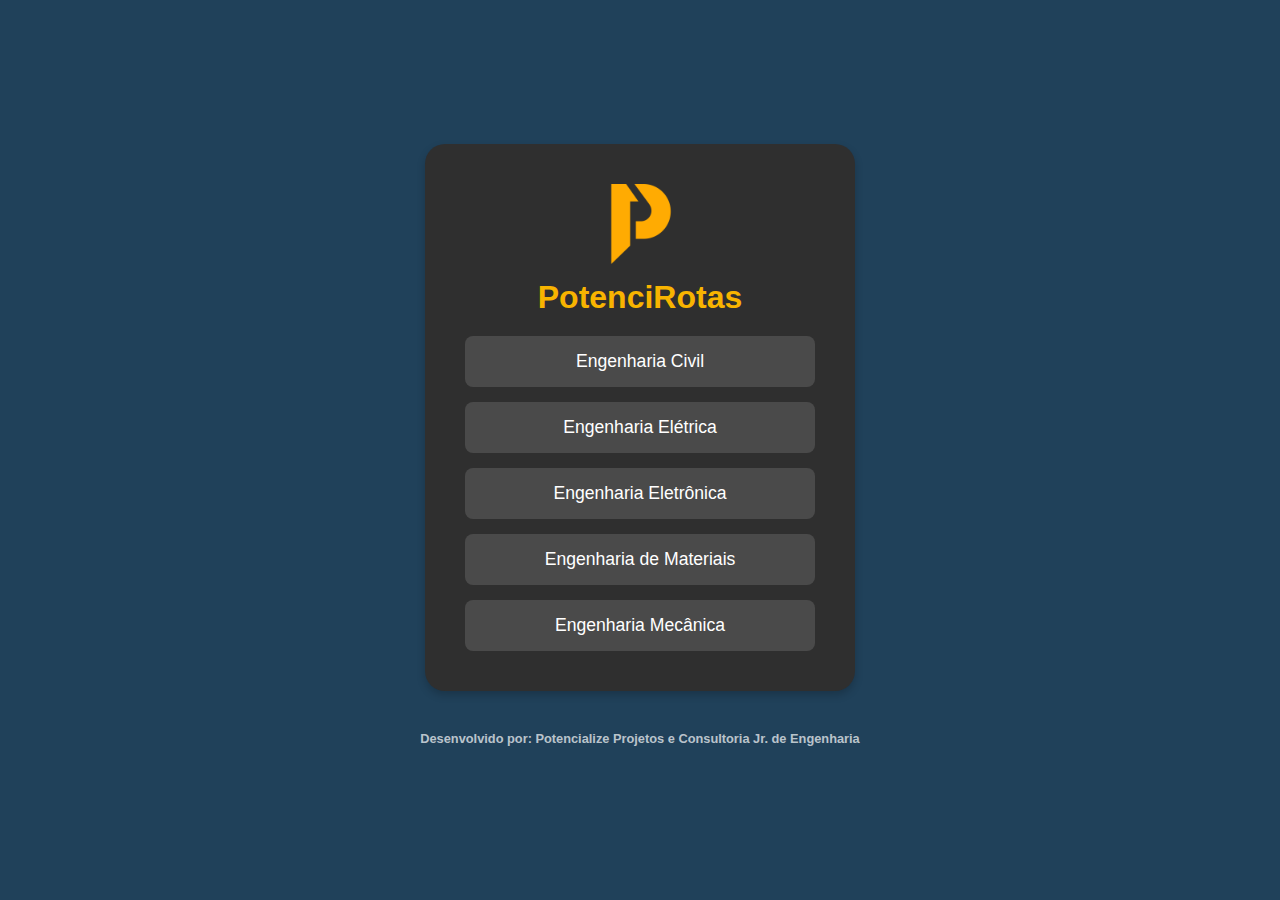
<file: index.html>
<!DOCTYPE Html>
<html lang = "pt-br">
<head>
    <meta charset="UTF-8">
    <meta http-equiv="X-UA-Compatible" content="IE=edge">
    <meta name="viewport" content="width=device-width, initial-scale=1.0">
    <title>PotenciRotas - Potencializando Sua Visão de curso</title>
        <link rel="icon" type="image/png" href="../img/logo.ico">
        <link rel ='stylesheet' href='design.css'>
</head>
<body>
    <div class = "container">
        <div class = "centropj">
            <img src="../img/logo.png" class="logo-potencialize">
            <h1>PotenciRotas</h1></div>
                
                <section class = "engenharias">
                    <button class = "botao">Engenharia Civil</button>
                    <button class = "botao">Engenharia Elétrica</button>
                    <button class = "botao">Engenharia Eletrônica</button>
                    <button class = "botao">Engenharia de Materiais</button>
                    <button class = "botao">Engenharia Mecânica</button>
                </section>
    </div>
    
    <h2>Desenvolvido por: Potencialize Projetos e Consultoria Jr. de Engenharia</h2>
<script src="home.js"></script>
</body>
</html>
</file>
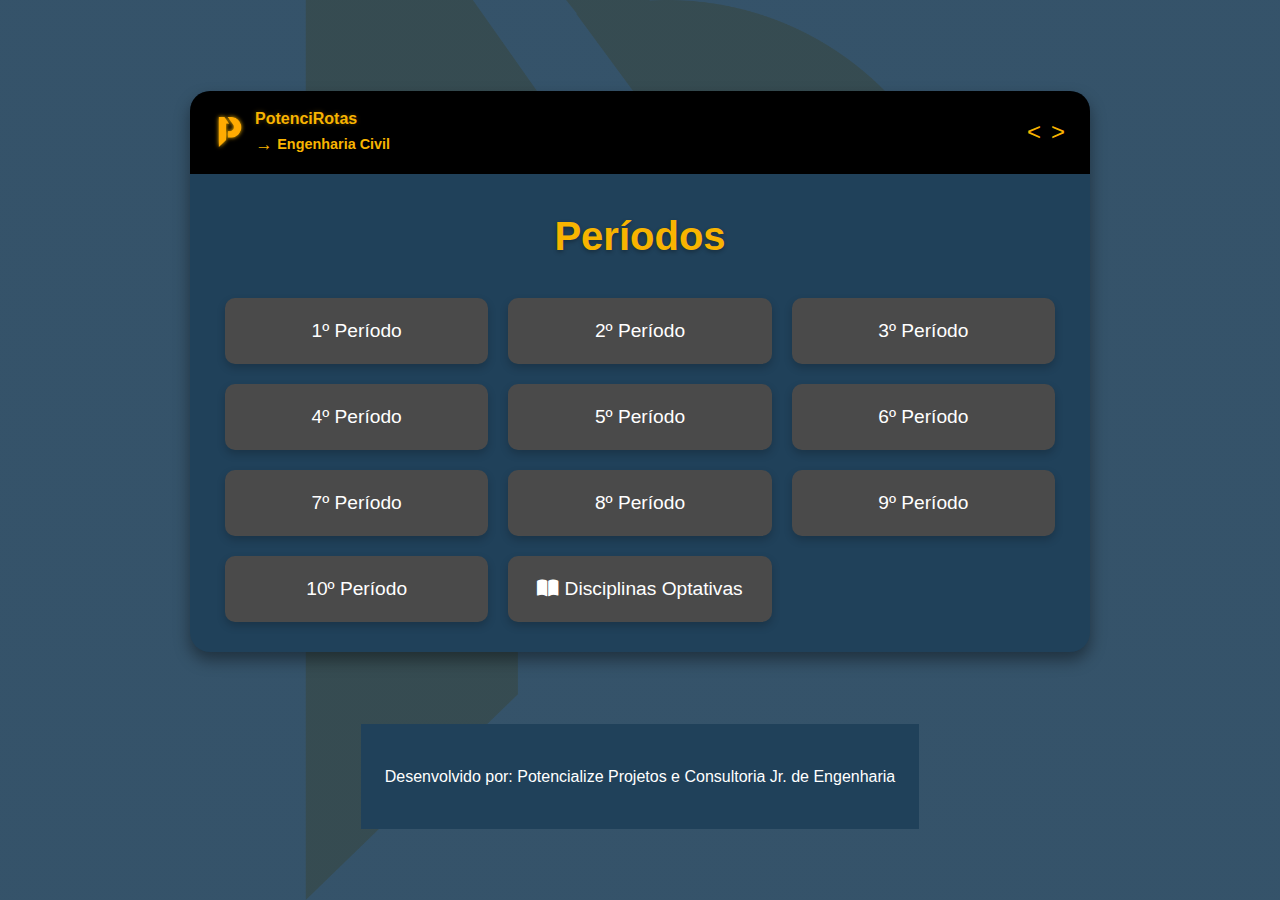
<file: selec-civil/index.html>
<!DOCTYPE html>
<html lang="pt-BR">
<head>
    <meta charset="UTF-8">
    <meta http-equiv="X-UA-Compatible" content="IE=edge">
    <meta name="viewport" content="width=device-width, initial-scale=1.0">
    <title>PotenciRotas - Engenharia Civil</title>
    <link rel="icon" href="../img/logo.ico" type="image/x-icon">
    <link rel="stylesheet" href="https://cdnjs.cloudflare.com/ajax/libs/font-awesome/6.0.0/css/all.min.css">
    <link rel="stylesheet" href="design.css">
    <style>
        /* CSS será inserido aqui */
    </style>
</head>
<body>
    <div class="container-periodos">
        <div class="header-periodos">
            <div class="main-navigation-group">
                <div class="logo-title-wrapper">
                    <img src="../img/logo.png" alt="Logo Potencialize" class="logo-potencialize-small">
                    <div class="header-title">
                        <span class="rota-potencializada-text">PotenciRotas</span>
                        <span class="navigation-path">
                            <span aria-hidden="true" class="arrow-separator">→</span>
                            <span class="course-name">Engenharia Civil</span>
                        </span>
                    </div>
                </div>
            </div>
            <div class="navigation-arrows">
                <button class="arrow-btn" id="back-button" aria-label="Voltar">
                    &lt;
                </button>
                <button class="arrow-btn" id="results-button" aria-label="Ver resultados">
                    &gt;
                </button>
            </div>
        </div>

        <h1 class="title-periodos">Períodos</h1>

        <section class="grid-periodos">
            <button class="botao-periodo" data-periodo="1">1º Período</button>
            <button class="botao-periodo" data-periodo="2">2º Período</button>
            <button class="botao-periodo" data-periodo="3">3º Período</button>
            <button class="botao-periodo" data-periodo="4">4º Período</button>
            <button class="botao-periodo" data-periodo="5">5º Período</button>
            <button class="botao-periodo" data-periodo="6">6º Período</button>
            <button class="botao-periodo" data-periodo="7">7º Período</button>
            <button class="botao-periodo" data-periodo="8">8º Período</button>
            <button class="botao-periodo" data-periodo="9">9º Período</button>
            <button class="botao-periodo" data-periodo="10">10º Período</button>
            <button class="botao-periodo special-button" data-periodo="OPTATIVAS">
                <i class="fas fa-book-open"></i> Disciplinas Optativas
            </button>
        </section>
    </div>

    <footer class="footer-developer">
        <p>Desenvolvido por: Potencialize Projetos e Consultoria Jr. de Engenharia</p>
    </footer>

    <div id="disciplines-modal" class="disciplines-modal">
        <div class="modal-content">
            <button class="close-button" aria-label="Fechar modal">&times;</button>
            <h3 id="modal-title"></h3>
            <div class="disciplines-list"></div>
            <div class="modal-buttons-container">
                <button class="select-all-button">Selecionar Todas</button>
                <button class="save-button">Salvar Seleção</button>
            </div>
        </div>
    </div>

    <script src="script.js"></script>
</body>
</html>
</file>
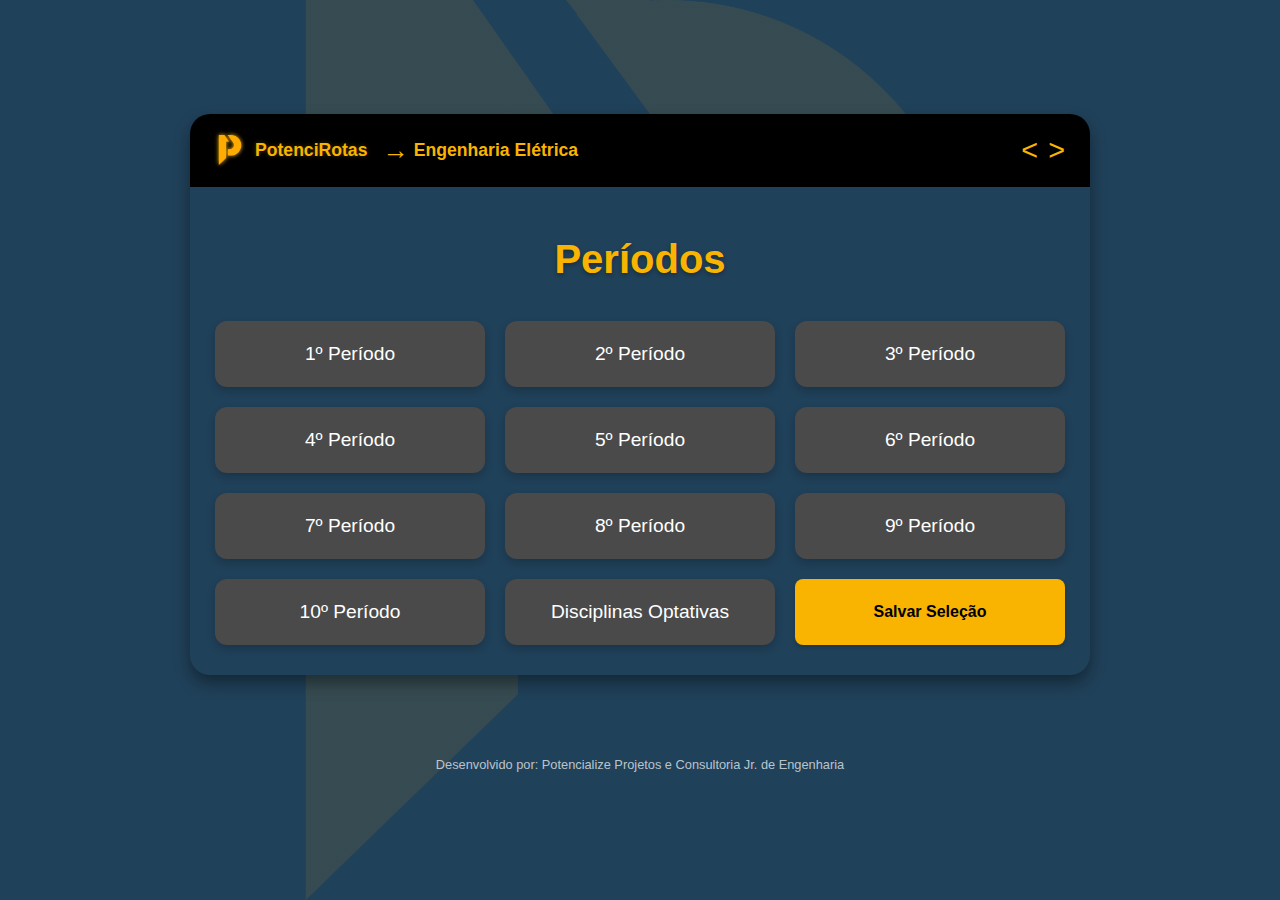
<file: selec-eletrica/index.html>
<!DOCTYPE html>
<html lang="pt-BR">
<head>
    <meta charset="UTF-8">
    <meta http-equiv="X-UA-Compatible" content="IE=edge">
    <meta name="viewport" content="width=device-width, initial-scale=1.0">
    <title>PotenciRotas - Engenharia Elétrica</title>
    <link rel="icon" href="../img/logo.ico" type="image/x-icon">
    <link rel="stylesheet" href="design.css">
</head>
<body>
    <div class="container-periodos">
        <div class="header-periodos">
            <div class="main-navigation-group">
                <div class="logo-title-wrapper">
                    <img src="../img/logo.png" alt="Logo Potencialize" class="logo-potencialize-small">
                    <span class="rota-potencializada-text">PotenciRotas</span>
                </div>
                <div class="navigation-path">
                    <span aria-hidden="true">&rarr;</span>
                    <span class="course-name">Engenharia Elétrica</span>
                </div>
            </div>
            <div class="navigation-arrows">
                <button class="arrow-btn" id="back-button" aria-label="Voltar">
                    &lt;
                </button>
                <button class="arrow-btn" id="results-button" aria-label="Ver resultados">
                    &gt;
                </button>
            </div>
        </div>

        <h1 class="title-periodos">Períodos</h1>

        <section class="grid-periodos">
            <button class="botao-periodo" data-periodo="1">1º Período</button>
            <button class="botao-periodo" data-periodo="2">2º Período</button>
            <button class="botao-periodo" data-periodo="3">3º Período</button>
            <button class="botao-periodo" data-periodo="4">4º Período</button>
            <button class="botao-periodo" data-periodo="5">5º Período</button>
            <button class="botao-periodo" data-periodo="6">6º Período</button>
            <button class="botao-periodo" data-periodo="7">7º Período</button>
            <button class="botao-periodo" data-periodo="8">8º Período</button>
            <button class="botao-periodo" data-periodo="9">9º Período</button>
            <button class="botao-periodo" data-periodo="10">10º Período</button>
            <button class="botao-periodo" data-periodo="OPTATIVAS">Disciplinas Optativas</button>
            <button class="save-button">Salvar Seleção</button>
        </section>
    </div>

    <h2>Desenvolvido por: Potencialize Projetos e Consultoria Jr. de Engenharia</h2>

    <div id="disciplines-modal" class="disciplines-modal">
        <div class="modal-content">
            <button class="close-button" aria-label="Fechar modal">&times;</button>
            <h3 id="modal-title"></h3>
            <div class="disciplines-list"></div>
            <div class="modal-buttons-container">
                <button class="select-all-button">Selecionar Todas</button>
            </div>
        </div>
    </div>

    <script src="script.js"></script>
</body>
</html>
</file>
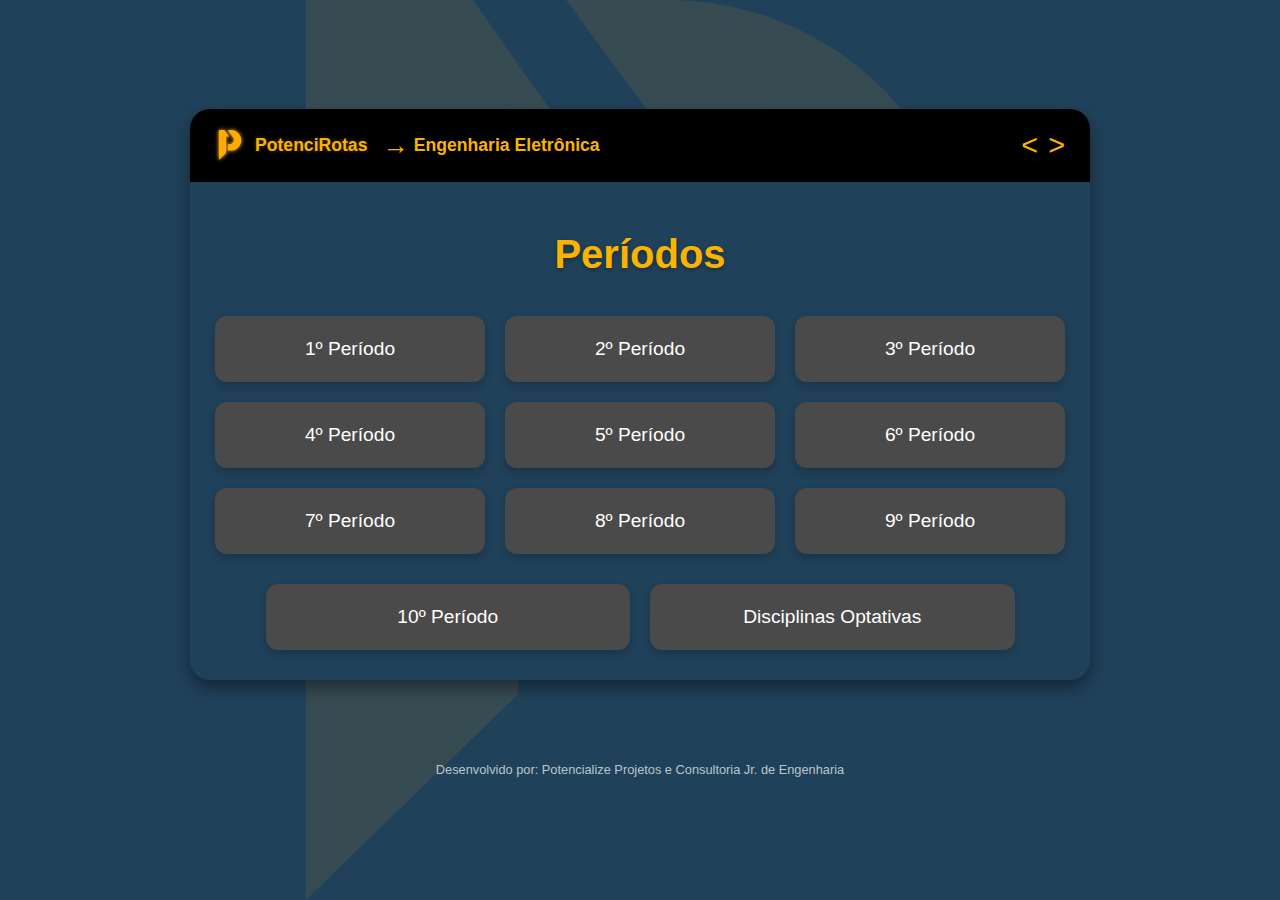
<file: selec-eletronica/index.html>
<!DOCTYPE html>
<html lang="pt-BR">
<head>
    <meta charset="UTF-8">
    <meta http-equiv="X-UA-Compatible" content="IE=edge">
    <meta name="viewport" content="width=device-width, initial-scale=1.0">
    <title>PotenciRotas - Engenharia Eletrônica - Períodos</title>
    <link rel="icon" href="../img/logo.ico" type="image/x-icon">
    <link rel="stylesheet" href="design.css">
</head>
<body>
    <div class="container-periodos">
        <div class="header-periodos">
            <div class="main-navigation-group">
                <div class="logo-title-wrapper">
                    <img src="../img/logo.png" alt="Logo Potencialize" class="logo-potencialize-small">
                    <span class="rota-potencializada-text">PotenciRotas</span>
                </div>
                <div class="navigation-path">
                    <span aria-hidden="true">&rarr;</span>
                    <span class="course-name">Engenharia Eletrônica</span>
                </div>
            </div>
            <div class="navigation-arrows">
                <button class="arrow-btn" id="back-button" aria-label="Voltar">
                    &lt;
                </button>
                <button class="arrow-btn" id="results-button" aria-label="Ver resultados">
                    &gt;
                </button>
            </div>
        </div>

        <h1 class="title-periodos">Períodos</h1>

        <section class="grid-periodos">
            <button class="botao-periodo" data-periodo="1">1º Período</button>
            <button class="botao-periodo" data-periodo="2">2º Período</button>
            <button class="botao-periodo" data-periodo="3">3º Período</button>
            <button class="botao-periodo" data-periodo="4">4º Período</button>
            <button class="botao-periodo" data-periodo="5">5º Período</button>
            <button class="botao-periodo" data-periodo="6">6º Período</button>
            <button class="botao-periodo" data-periodo="7">7º Período</button>
            <button class="botao-periodo" data-periodo="8">8º Período</button>
            <button class="botao-periodo" data-periodo="9">9º Período</button>
            
            <div class="grid-periodos-last-row">
                <button class="botao-periodo" data-periodo="10">10º Período</button>
                <button class="botao-periodo" data-periodo="OPTATIVAS">Disciplinas Optativas</button>
            </div>
        </section>
    </div>

    <h2>Desenvolvido por: Potencialize Projetos e Consultoria Jr. de Engenharia</h2>

    <div id="disciplines-modal" class="disciplines-modal">
        <div class="modal-content">
            <button class="close-button" aria-label="Fechar modal">&times;</button>
            <h3 id="modal-title"></h3>
            <div class="disciplines-list"></div>
            <div class="modal-buttons-container">
                <button class="select-all-button">Selecionar Todas</button>
                <button class="save-button">Salvar Seleção</button>
            </div>
        </div>
    </div>

    <script src="script.js"></script>
</body>
</html>
</file>
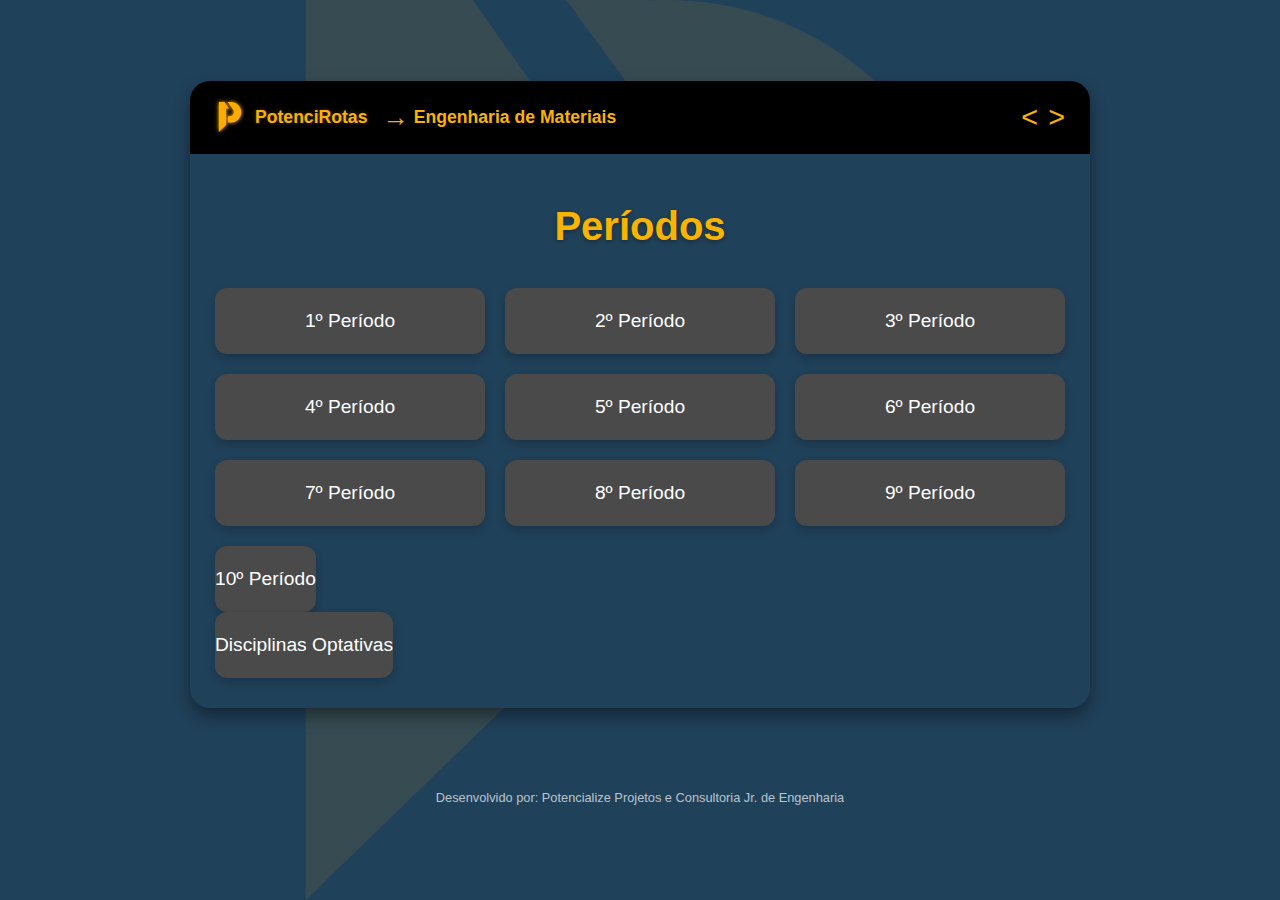
<file: selec-materiais/index.html>
<!DOCTYPE html>
<html lang="pt-BR">
<head>
    <meta charset="UTF-8">
    <meta http-equiv="X-UA-Compatible" content="IE=edge">
    <meta name="viewport" content="width=device-width, initial-scale=1.0">
    <title>PotenciRotas - Engenharia de Materiais</title>
    <link rel="icon" href="../img/logo.ico" type="image/x-icon">
    <link rel="stylesheet" href="design.css">
</head>
<body>
    <div class="container-periodos">
        <div class="header-periodos">
            <div class="main-navigation-group">
                <div class="logo-title-wrapper">
                    <img src="../img/logo.png" alt="Logo Potencialize" class="logo-potencialize-small">
                    <span class="rota-potencializada-text">PotenciRotas</span>
                </div>
                <div class="navigation-path">
                    <span aria-hidden="true">&rarr;</span>
                    <span class="course-name">Engenharia de Materiais</span>
                </div>
            </div>
            <div class="navigation-arrows">
                <button class="arrow-btn" id="back-button" aria-label="Voltar">
                    &lt;
                </button>
                <button class="arrow-btn" id="results-button" aria-label="Ver resultados">
                    &gt;
                </button>
            </div>
        </div>

        <h1 class="title-periodos">Períodos</h1>

        <section class="grid-periodos">
            <button class="botao-periodo" data-periodo="1">1º Período</button>
            <button class="botao-periodo" data-periodo="2">2º Período</button>
            <button class="botao-periodo" data-periodo="3">3º Período</button>
            <button class="botao-periodo" data-periodo="4">4º Período</button>
            <button class="botao-periodo" data-periodo="5">5º Período</button>
            <button class="botao-periodo" data-periodo="6">6º Período</button>
            <button class="botao-periodo" data-periodo="7">7º Período</button>
            <button class="botao-periodo" data-periodo="8">8º Período</button>
            <button class="botao-periodo" data-periodo="9">9º Período</button>
            
            <div class="grid-periodos-last-row">
                <button class="botao-periodo" data-periodo="10">10º Período</button>
                <button class="botao-periodo" data-periodo="OPTATIVAS">Disciplinas Optativas</button>
            </div>
        </section>
    </div>

    <h2>Desenvolvido por: Potencialize Projetos e Consultoria Jr. de Engenharia</h2>

    <div id="disciplines-modal" class="disciplines-modal">
        <div class="modal-content">
            <button class="close-button" aria-label="Fechar modal">&times;</button>
            <h3 id="modal-title"></h3>
            <div class="disciplines-list"></div>
            <div class="modal-buttons-container">
                <button class="select-all-button">Selecionar Todas</button>
                <button class="save-button">Salvar Seleção</button>
            </div>
        </div>
    </div>

    <script src="script.js"></script>
</body>
</html>
</file>
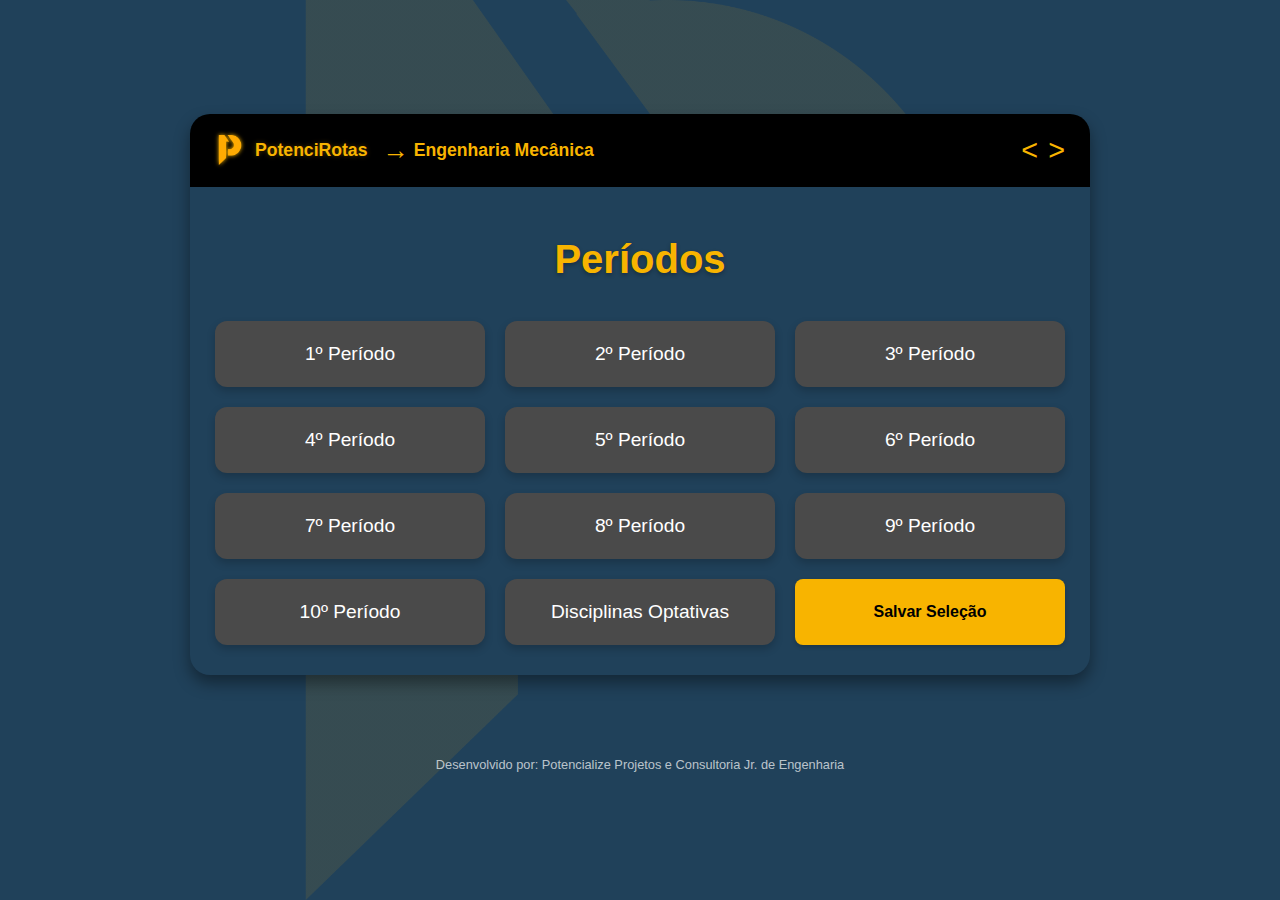
<file: selec-mecanica/index.html>
<!DOCTYPE html>
<html lang="pt-BR">
<head>
    <meta charset="UTF-8">
    <meta http-equiv="X-UA-Compatible" content="IE=edge">
    <meta name="viewport" content="width=device-width, initial-scale=1.0">
    <title>PotenciRotas - Engenharia Mecânica</title>
    <link rel="icon" href="../img/logo.ico" type="image/x-icon">
    <link rel="stylesheet" href="design.css">
</head>
<body>
    <div class="container-periodos">
        <div class="header-periodos">
            <div class="main-navigation-group">
                <div class="logo-title-wrapper">
                    <img src="../img/logo.png" alt="Logo Potencialize" class="logo-potencialize-small">
                    <span class="rota-potencializada-text">PotenciRotas</span>
                </div>
                <div class="navigation-path">
                    <span aria-hidden="true">&rarr;</span>
                    <span class="course-name">Engenharia Mecânica</span>
                    <!-- Dedico esta seção carinhosamente a minha dignissima Myllena Karine que tanto me
                     faz crer e ir atrás de todos meus sonhos, sem o apoio dela eu não teria concluído isso
                     com tanta agilidade, acreditem em mim que ela é minha cafeína quando a chamo de café
                     sou viciado e apaixonado em tudo que fica ao redor da minha querida, eu te amo, obrigado por tanto -->
                </div>
            </div>
            <div class="navigation-arrows">
                <button class="arrow-btn" id="back-button" aria-label="Voltar">
                    &lt;
                </button>
                <button class="arrow-btn" id="results-button" aria-label="Ver resultados">
                    &gt;
                </button>
            </div>
        </div>

        <h1 class="title-periodos">Períodos</h1>

        <section class="grid-periodos">
            <button class="botao-periodo" data-periodo="1">1º Período</button>
            <button class="botao-periodo" data-periodo="2">2º Período</button>
            <button class="botao-periodo" data-periodo="3">3º Período</button>
            <button class="botao-periodo" data-periodo="4">4º Período</button>
            <button class="botao-periodo" data-periodo="5">5º Período</button>
            <button class="botao-periodo" data-periodo="6">6º Período</button>
            <button class="botao-periodo" data-periodo="7">7º Período</button>
            <button class="botao-periodo" data-periodo="8">8º Período</button>
            <button class="botao-periodo" data-periodo="9">9º Período</button>
            <button class="botao-periodo" data-periodo="10">10º Período</button>
            <button class="botao-periodo" data-periodo="OPTATIVAS">Disciplinas Optativas</button>
            <button class="save-button">Salvar Seleção</button>
        </section>
    </div>

    <h2>Desenvolvido por: Potencialize Projetos e Consultoria Jr. de Engenharia</h2>

    <div id="disciplines-modal" class="disciplines-modal">
        <div class="modal-content">
            <button class="close-button" aria-label="Fechar modal">&times;</button>
            <h3 id="modal-title"></h3>
            <div class="disciplines-list"></div>
            <div class="modal-buttons-container">
                <button class="select-all-button">Selecionar Todas</button>
            </div>
        </div>
    </div>

    <script src="script.js"></script>
</body>
</html>
</file>
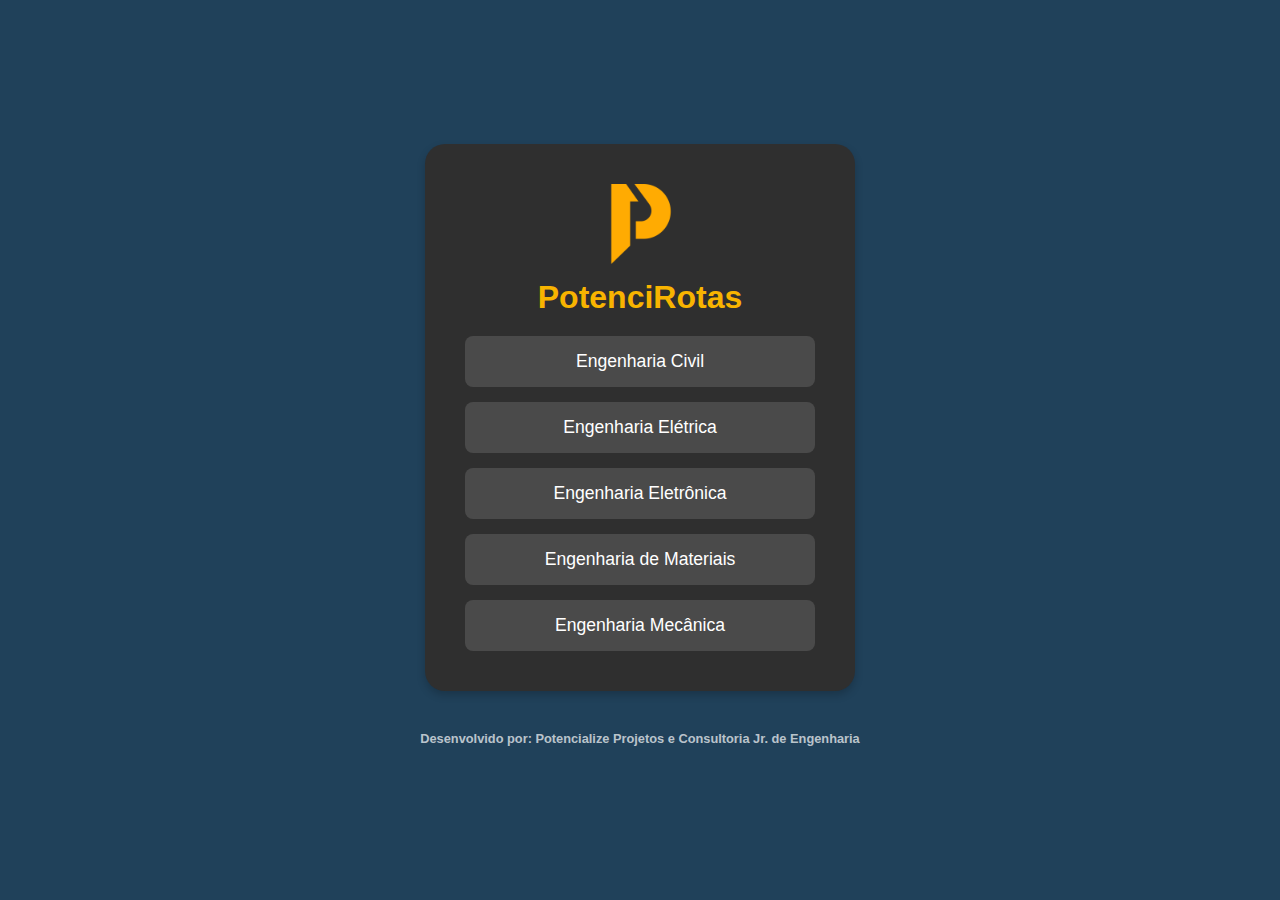
<file: inicio.html>
<!DOCTYPE Html>
<html lang = "pt-br">
<head>
    <meta charset="UTF-8">
    <meta http-equiv="X-UA-Compatible" content="IE=edge">
    <meta name="viewport" content="width=device-width, initial-scale=1.0">
    <title>PotenciRotas - Potencializando Sua Visão de curso</title>
        <link rel="icon" type="image/png" href="img/logo.ico">
        <link rel ='stylesheet' href='design.css'>
</head>
<body>
    <div class = "container">
        <div class = "centropj">
            <img src="img/logo.png" class="logo-potencialize">
            <h1>PotenciRotas</h1></div>
                
                <section class = "engenharias">
                    <button class = "botao">Engenharia Civil</button>
                    <button class = "botao">Engenharia Elétrica</button>
                    <button class = "botao">Engenharia Eletrônica</button>
                    <button class = "botao">Engenharia de Materiais</button>
                    <button class = "botao">Engenharia Mecânica</button>
                </section>
    </div>
    
    <h2>Desenvolvido por: Potencialize Projetos e Consultoria Jr. de Engenharia</h2>
<script src="home.js"></script>
</body>
</html>
</file>
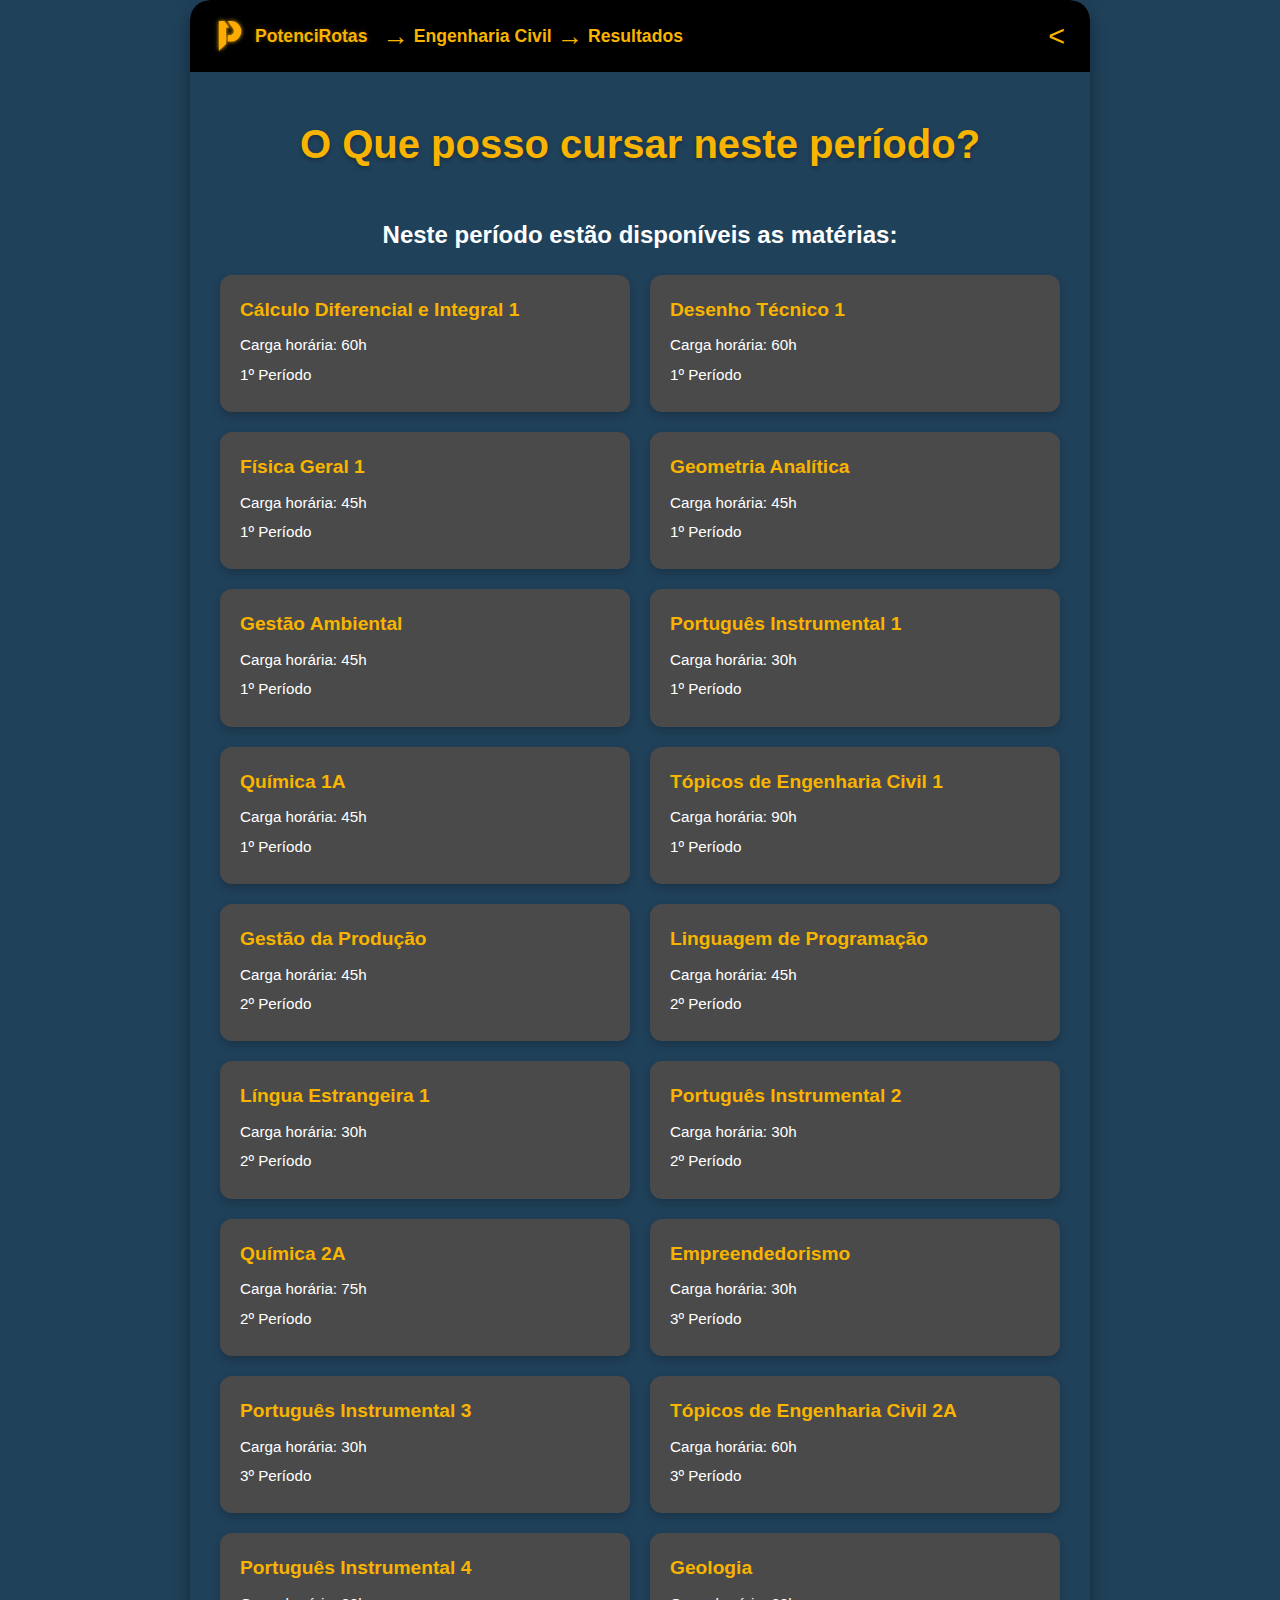
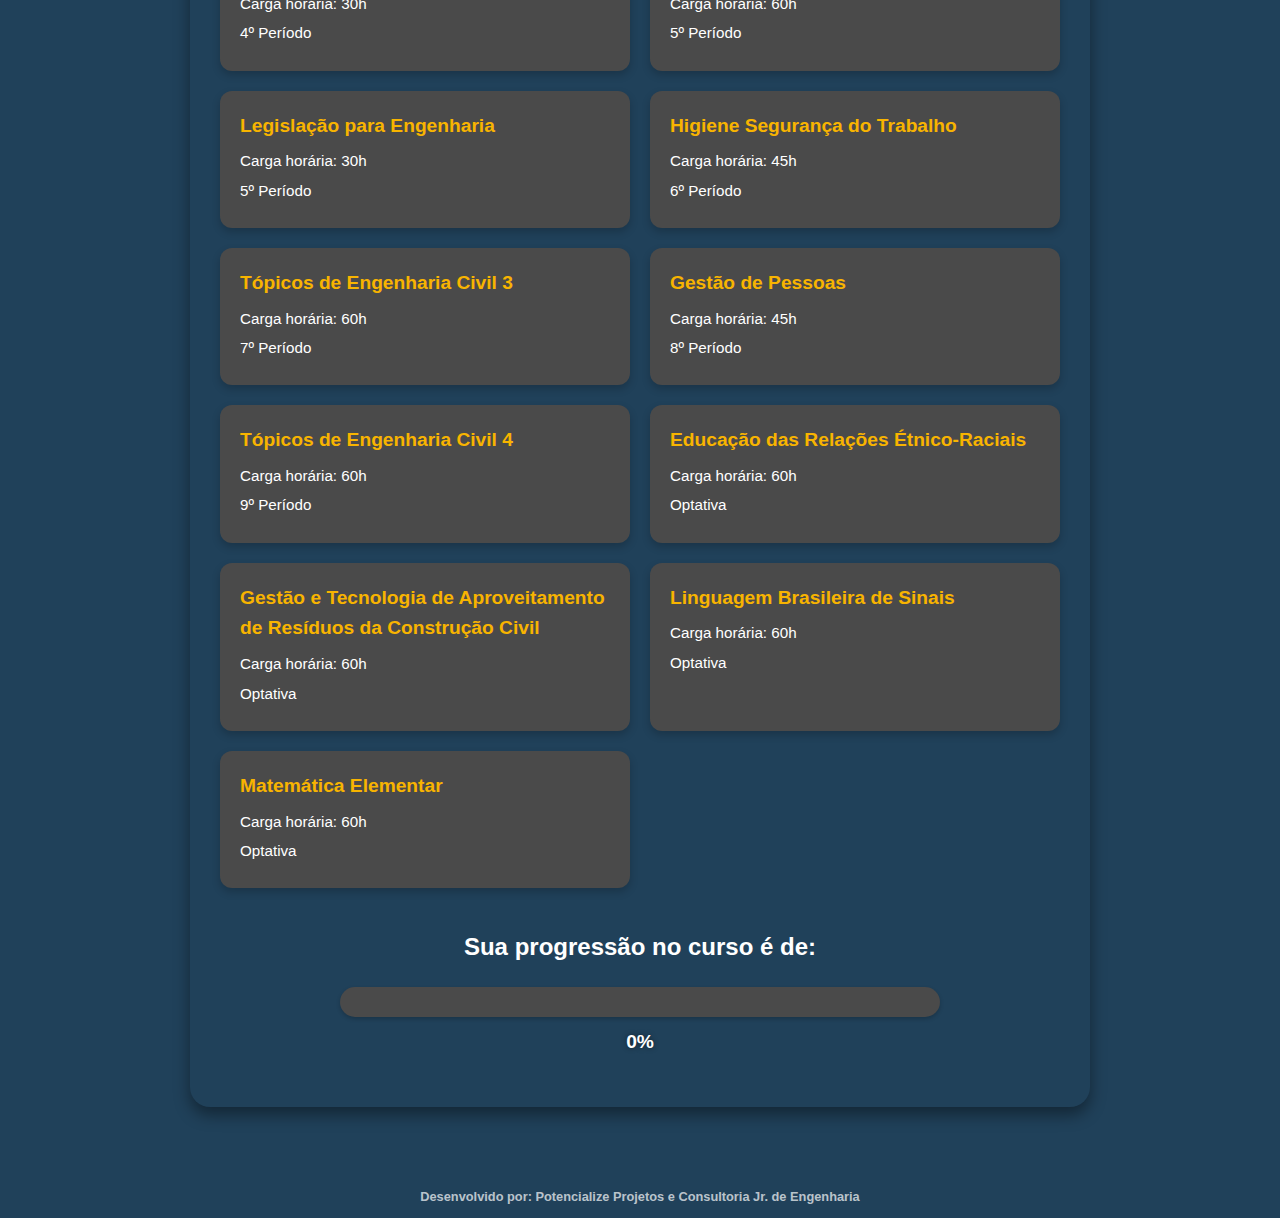
<file: selec-civil/resultados/resultados.html>
<!DOCTYPE html>
<html lang="pt-BR">
<head>
    <meta charset="UTF-8">
    <meta http-equiv="X-UA-Compatible" content="IE=edge">
    <meta name="viewport" content="width=device-width, initial-scale=1.0">
    <title>PotenciRotas - Engenharia Civil - Resultados</title>
    <link rel="icon" href="../../img/logo.ico" type="image/x-icon">
    <link rel="stylesheet" href="design.css">
</head>
<body>
    <div class="container-resultados">
        <div class="header-periodos">
            <div class="main-navigation-group">
                <div class="logo-title-wrapper">
                    <img src="../../img/logo.png" alt="Logo Potencialize" class="logo-potencialize-small">
                    <span class="rota-potencializada-text">PotenciRotas</span>
                </div>
                <div class="navigation-path">
                    <span class = "arrow" aria-hidden="true">&rarr;</span>
                    <span class = "course-name">Engenharia Civil</span>
                    <span class = "arrow" aria-hidden="true">&rarr;</span>
                    <span class = "course-name">Resultados</span>
                </div>
            </div>
            <div class="navigation-arrows">
                <button class="arrow-btn" id="back-button" aria-label="Voltar">
                    &lt;
                </button>
            </div>
        </div>

        <div class="content-wrapper">
            <h1 class="title-resultados">O Que posso cursar neste período?</h1>

            <section class="available-disciplines">
                <h2>Neste período estão disponíveis as matérias:</h2>
                <div class="disciplines-grid" id="disciplines-container">
                    <!-- As disciplinas serão inseridas aqui via JavaScript -->
                </div>
            </section>

            <section class="progress-section">
                <h2>Sua progressão no curso é de:</h2>
                <div class="progress-bar-container">
                    <div class="progress-bar" id="progress-bar">
                        <div class="progress-fill" id="progress-fill"></div>
                    </div>
                    <span class="progress-text" id="progress-text">0%</span>
                </div>
            </section>
        </div>
    </div>

    <h2>Desenvolvido por: Potencialize Projetos e Consultoria Jr. de Engenharia</h2>

    <script src="resultados.js"></script>
</body>
</html>
</file>
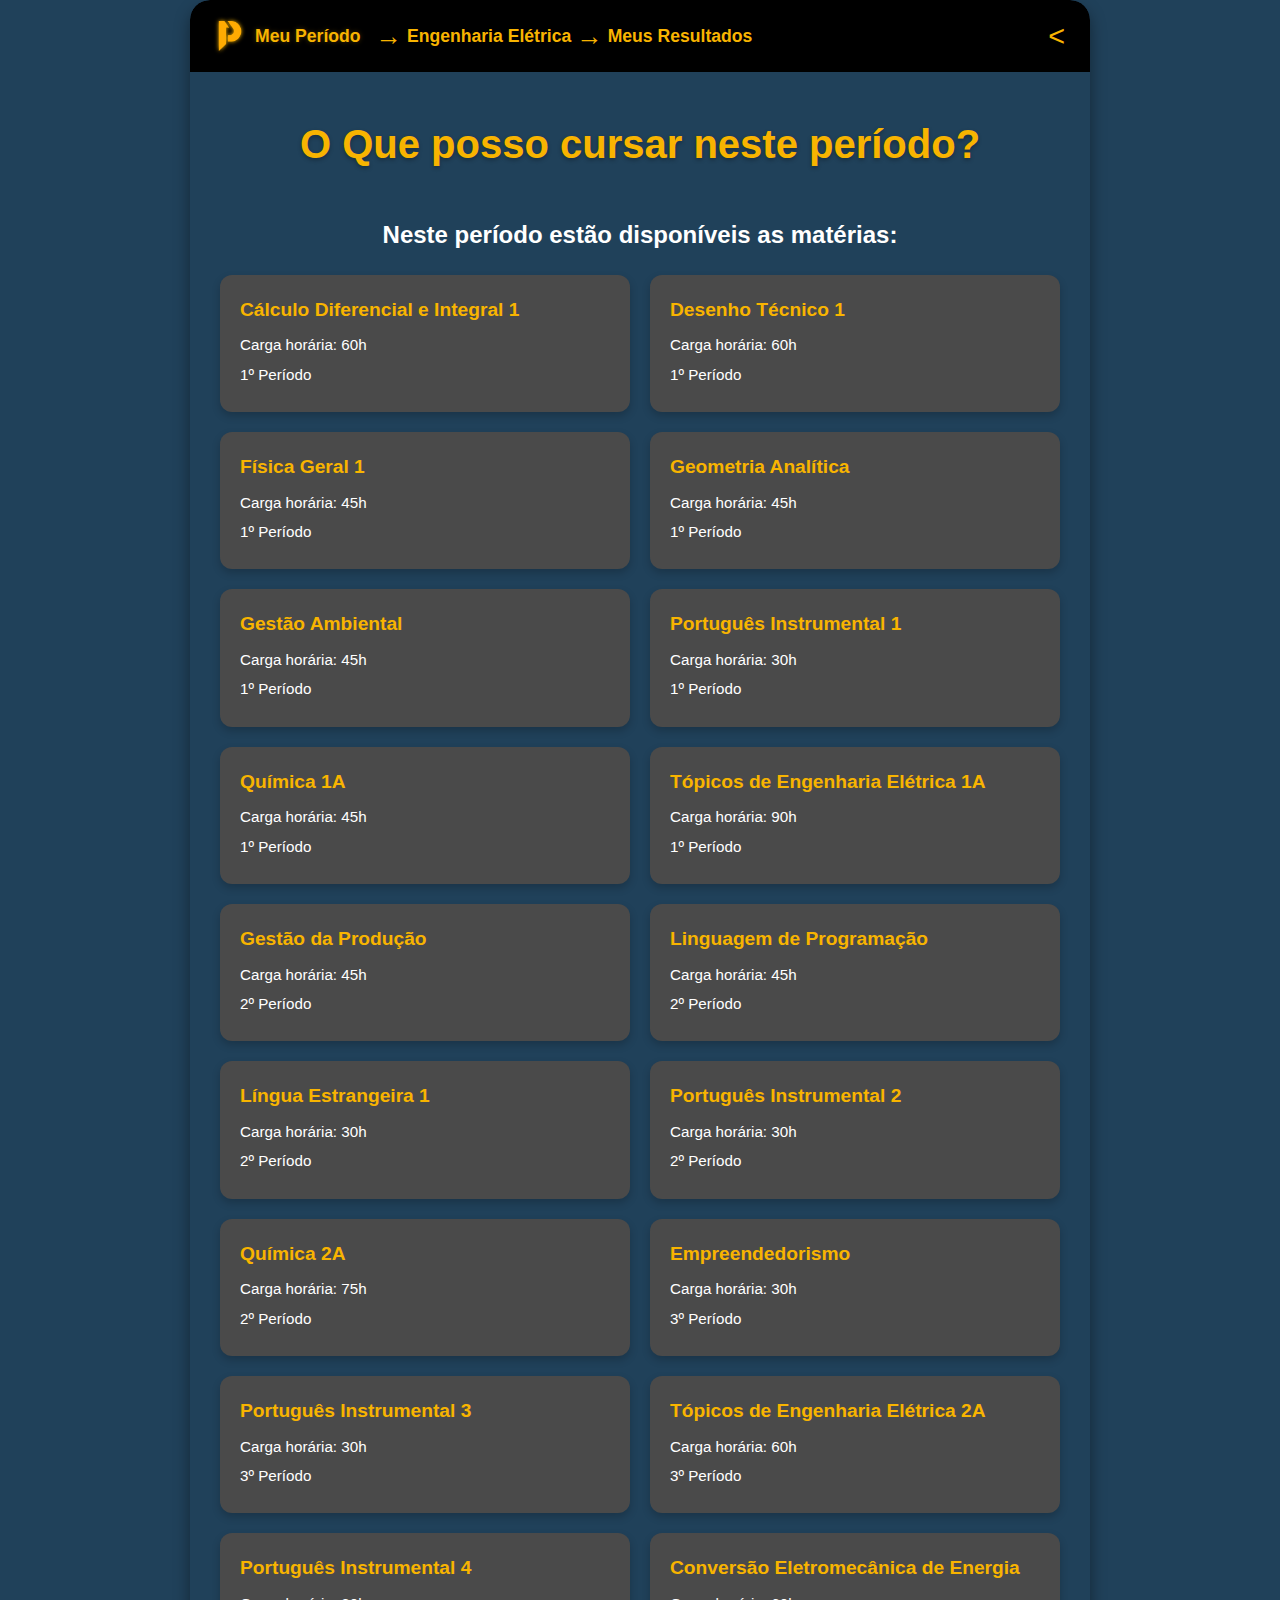
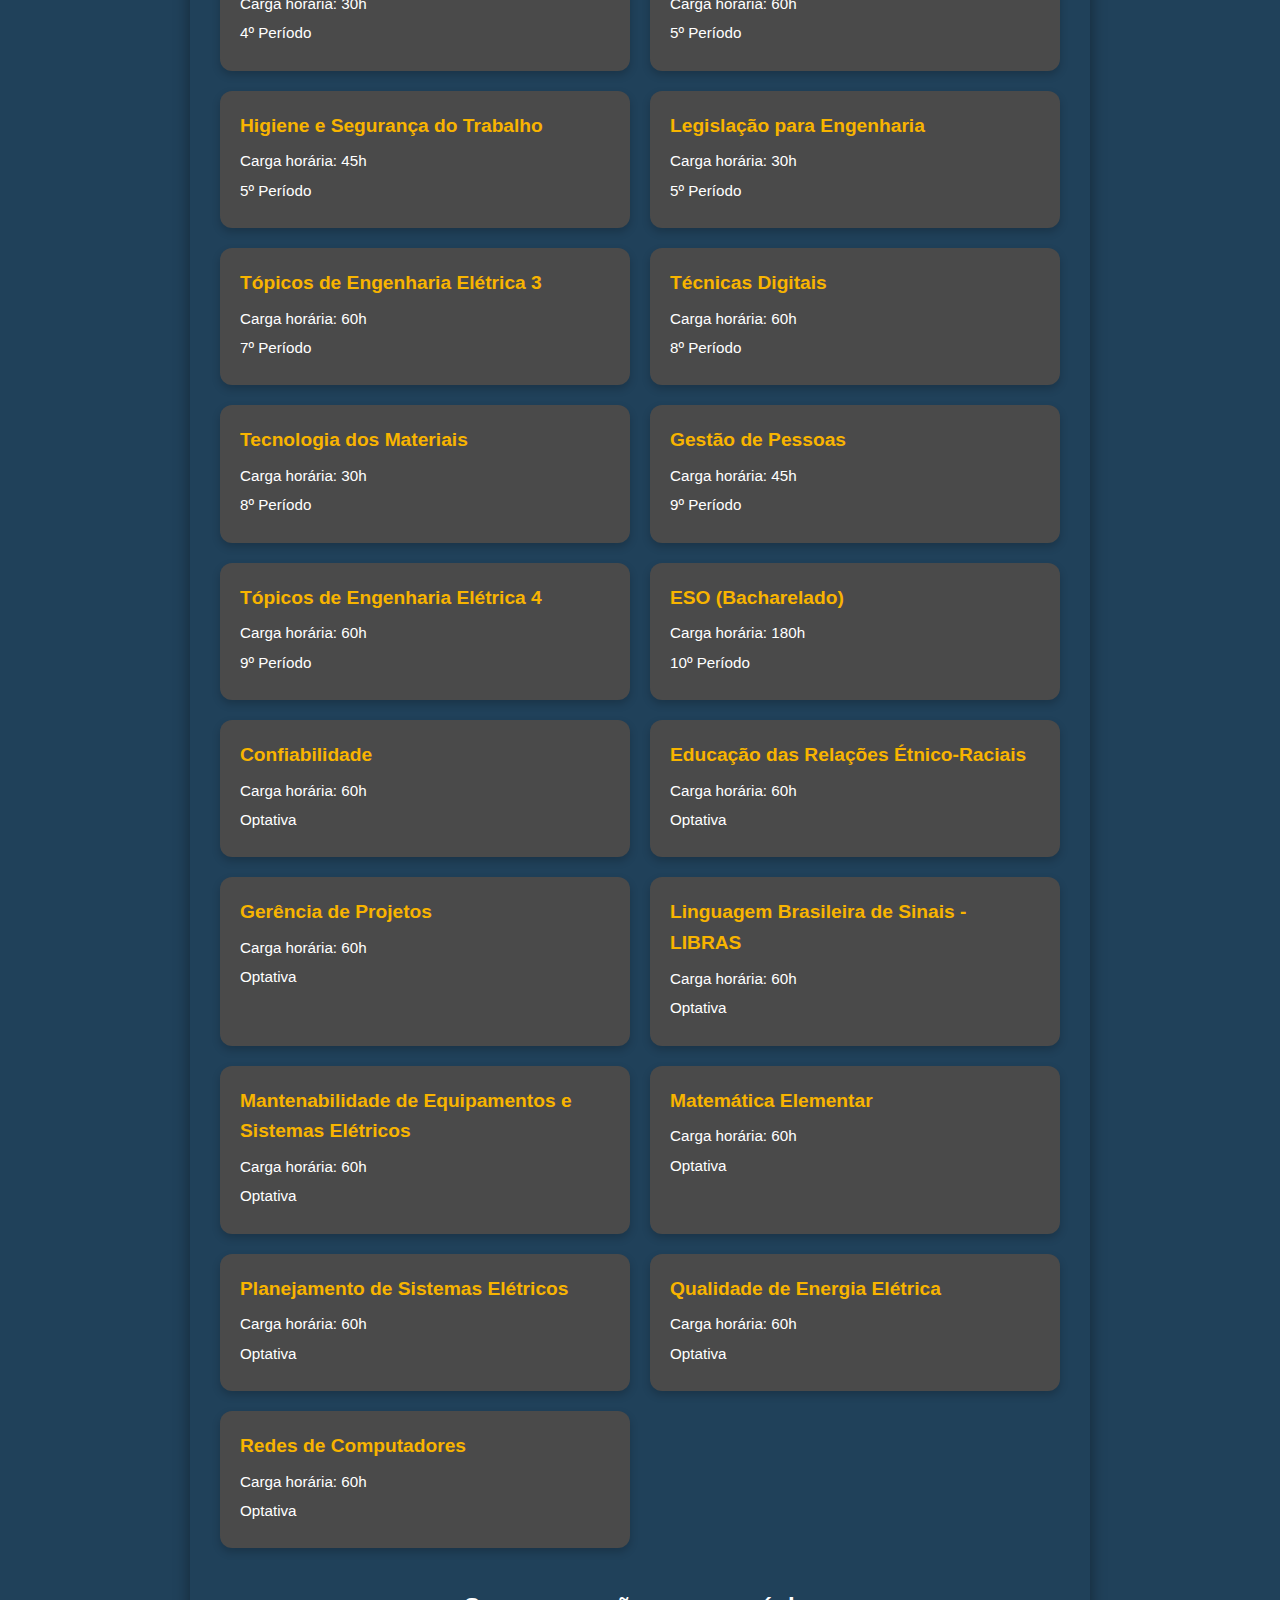
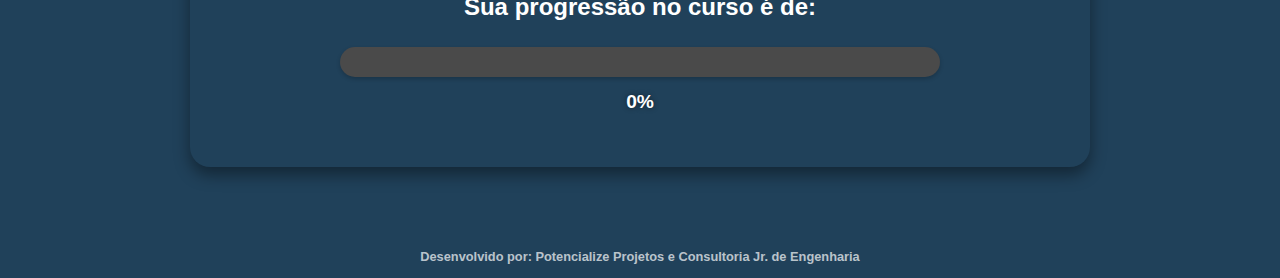
<file: selec-eletrica/resultados/resultados.html>
<!DOCTYPE html>
<html lang="pt-BR">
<head>
    <meta charset="UTF-8">
    <meta http-equiv="X-UA-Compatible" content="IE=edge">
    <meta name="viewport" content="width=device-width, initial-scale=1.0">
    <title>Potencialize - Meus Resultados</title>
    <link rel="icon" href="../../img/logo.ico" type="image/x-icon">
    <link rel="stylesheet" href="design.css">
</head>
<body>
    <div class="container-resultados">
        <div class="header-periodos">
            <div class="main-navigation-group">
                <div class="logo-title-wrapper">
                    <img src="../../img/logo.png" alt="Logo Potencialize" class="logo-potencialize-small">
                    <span class="rota-potencializada-text">Meu Período</span>
                </div>
                <div class="navigation-path">
                    <span class = "arrow" aria-hidden="true">&rarr;</span>
                    <span class = "course-name">Engenharia Elétrica</span>
                    <span class = "arrow" aria-hidden="true">&rarr;</span>
                    <span class = "course-name">Meus Resultados</span>
                </div>
            </div>
            <div class="navigation-arrows">
                <button class="arrow-btn" id="back-button" aria-label="Voltar">
                    &lt;
                </button>
            </div>
        </div>

        <div class="content-wrapper">
            <h1 class="title-resultados">O Que posso cursar neste período?</h1>

            <section class="available-disciplines">
                <h2>Neste período estão disponíveis as matérias:</h2>
                <div class="disciplines-grid" id="disciplines-container">
                    <!-- As disciplinas serão inseridas aqui via JavaScript -->
                </div>
            </section>

            <section class="progress-section">
                <h2>Sua progressão no curso é de:</h2>
                <div class="progress-bar-container">
                    <div class="progress-bar" id="progress-bar">
                        <div class="progress-fill" id="progress-fill"></div>
                    </div>
                    <span class="progress-text" id="progress-text">0%</span>
                </div>
            </section>
        </div>
    </div>

    <h2>Desenvolvido por: Potencialize Projetos e Consultoria Jr. de Engenharia</h2>

    <script src="resultados.js"></script>
</body>
</html>
</file>
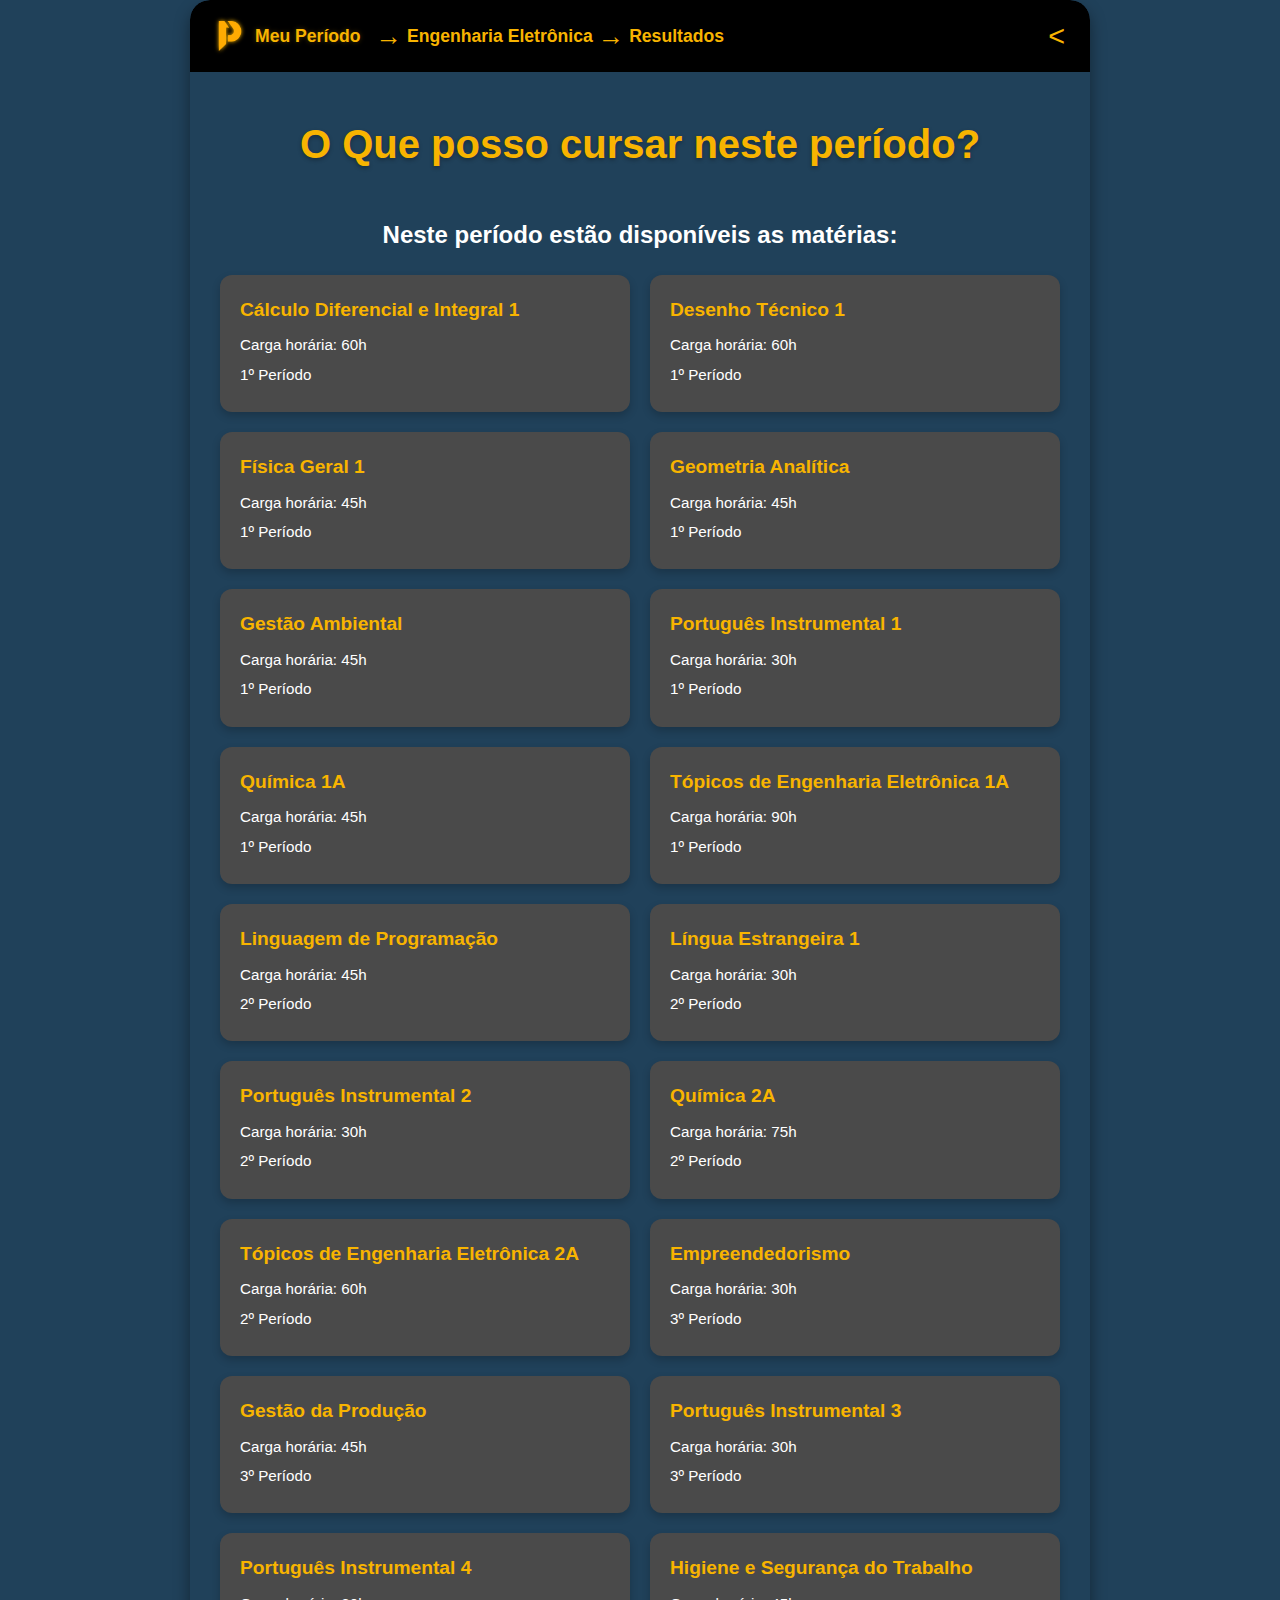
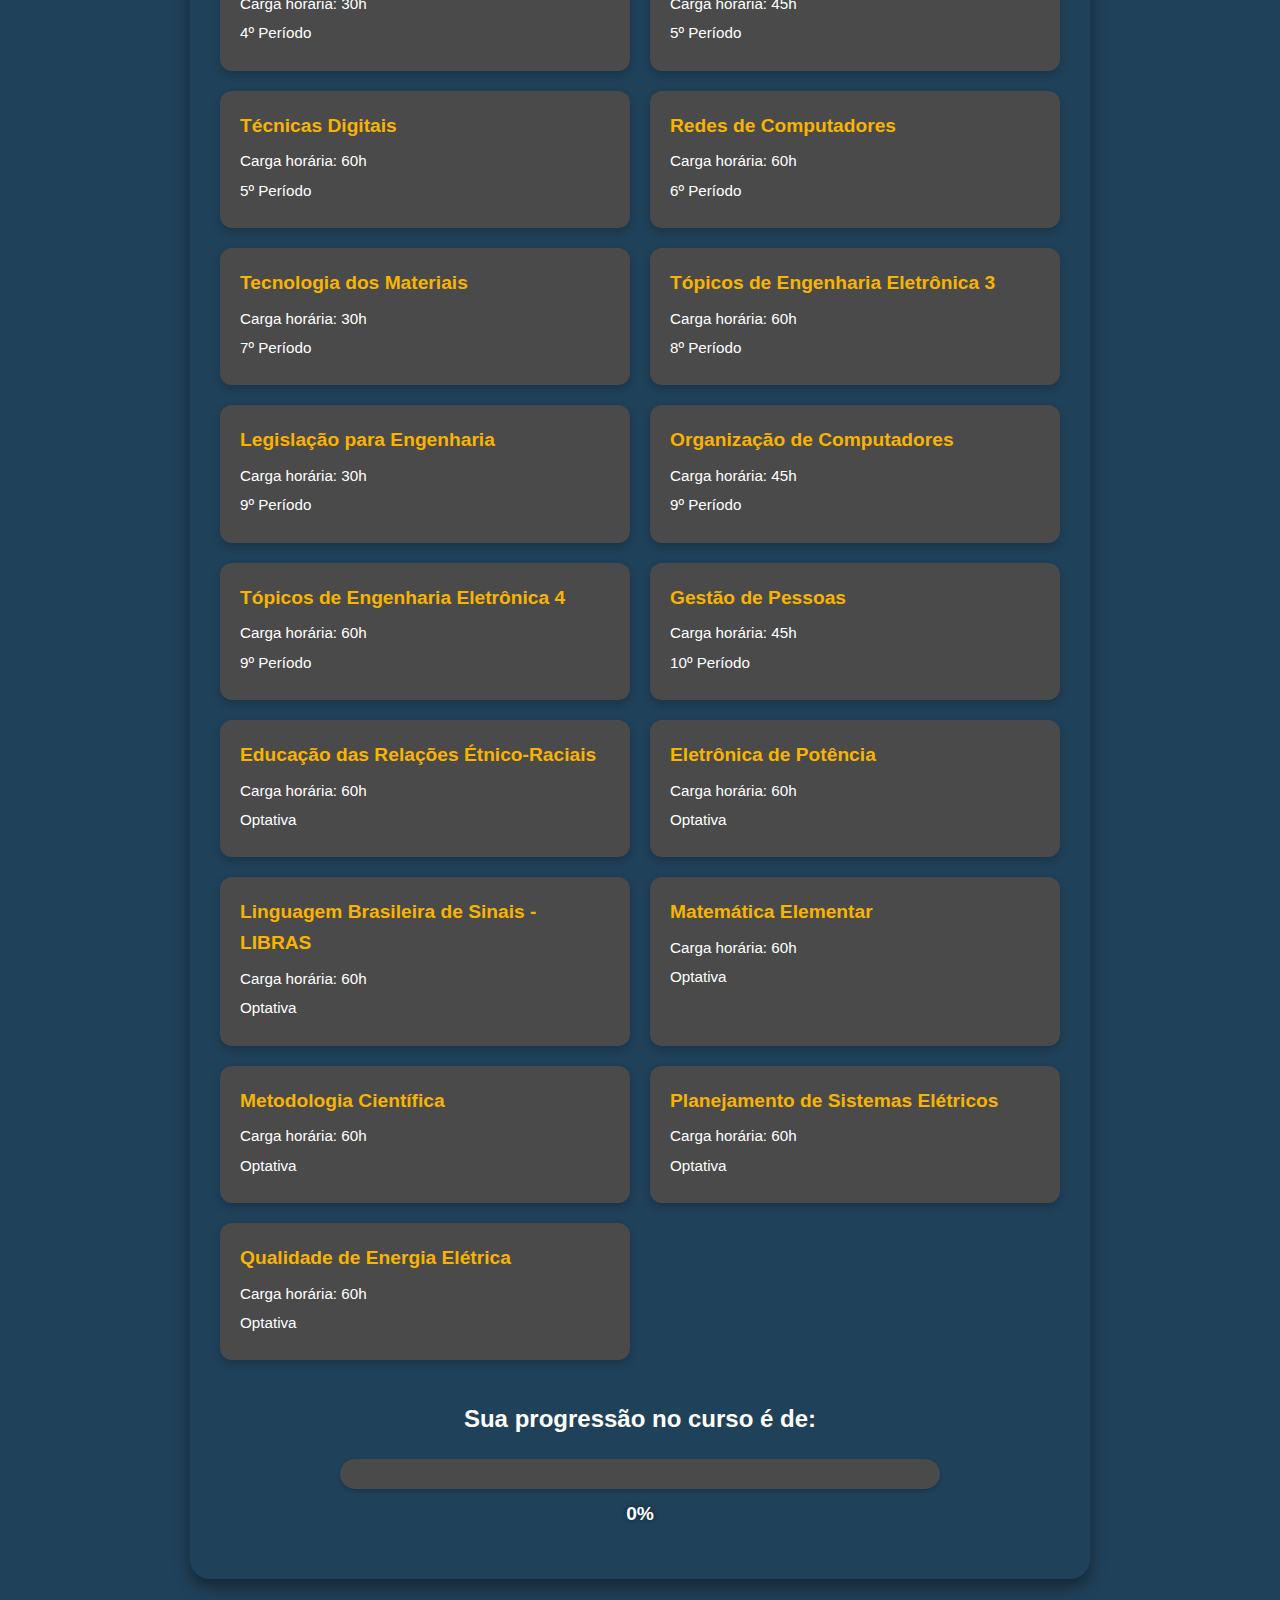
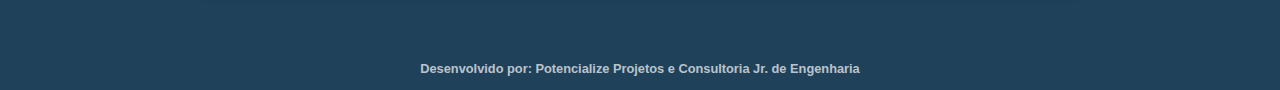
<file: selec-eletronica/resultados/resultados.html>
<!DOCTYPE html>
<html lang="pt-BR">
<head>
    <meta charset="UTF-8">
    <meta http-equiv="X-UA-Compatible" content="IE=edge">
    <meta name="viewport" content="width=device-width, initial-scale=1.0">
    <title>Potencialize - Meus Resultados</title>
    <link rel="icon" href="../../img/logo.ico" type="image/x-icon">
    <link rel="stylesheet" href="design.css">
</head>
<body>
    <div class="container-resultados">
        <div class="header-periodos">
            <div class="main-navigation-group">
                <div class="logo-title-wrapper">
                    <img src="../../img/logo.png" alt="Logo Potencialize" class="logo-potencialize-small">
                    <span class="rota-potencializada-text">Meu Período</span>
                </div>
                <div class="navigation-path">
                    <span class = "arrow" aria-hidden="true">&rarr;</span>
                    <span class = "course-name">Engenharia Eletrônica</span>
                    <span class = "arrow" aria-hidden="true">&rarr;</span>
                    <span class = "course-name">Resultados</span>
                </div>
            </div>
            <div class="navigation-arrows">
                <button class="arrow-btn" id="back-button" aria-label="Voltar">
                    &lt;
                </button>
            </div>
        </div>

        <div class="content-wrapper">
            <h1 class="title-resultados">O Que posso cursar neste período?</h1>

            <section class="available-disciplines">
                <h2>Neste período estão disponíveis as matérias:</h2>
                <div class="disciplines-grid" id="disciplines-container">
                </div>
            </section>

            <section class="progress-section">
                <h2>Sua progressão no curso é de:</h2>
                <div class="progress-bar-container">
                    <div class="progress-bar" id="progress-bar">
                        <div class="progress-fill" id="progress-fill"></div>
                    </div>
                    <span class="progress-text" id="progress-text">0%</span>
                </div>
            </section>
        </div>
    </div>

    <h2>Desenvolvido por: Potencialize Projetos e Consultoria Jr. de Engenharia</h2>

    <script src="resultados.js"></script>
</body>
</html>
</file>
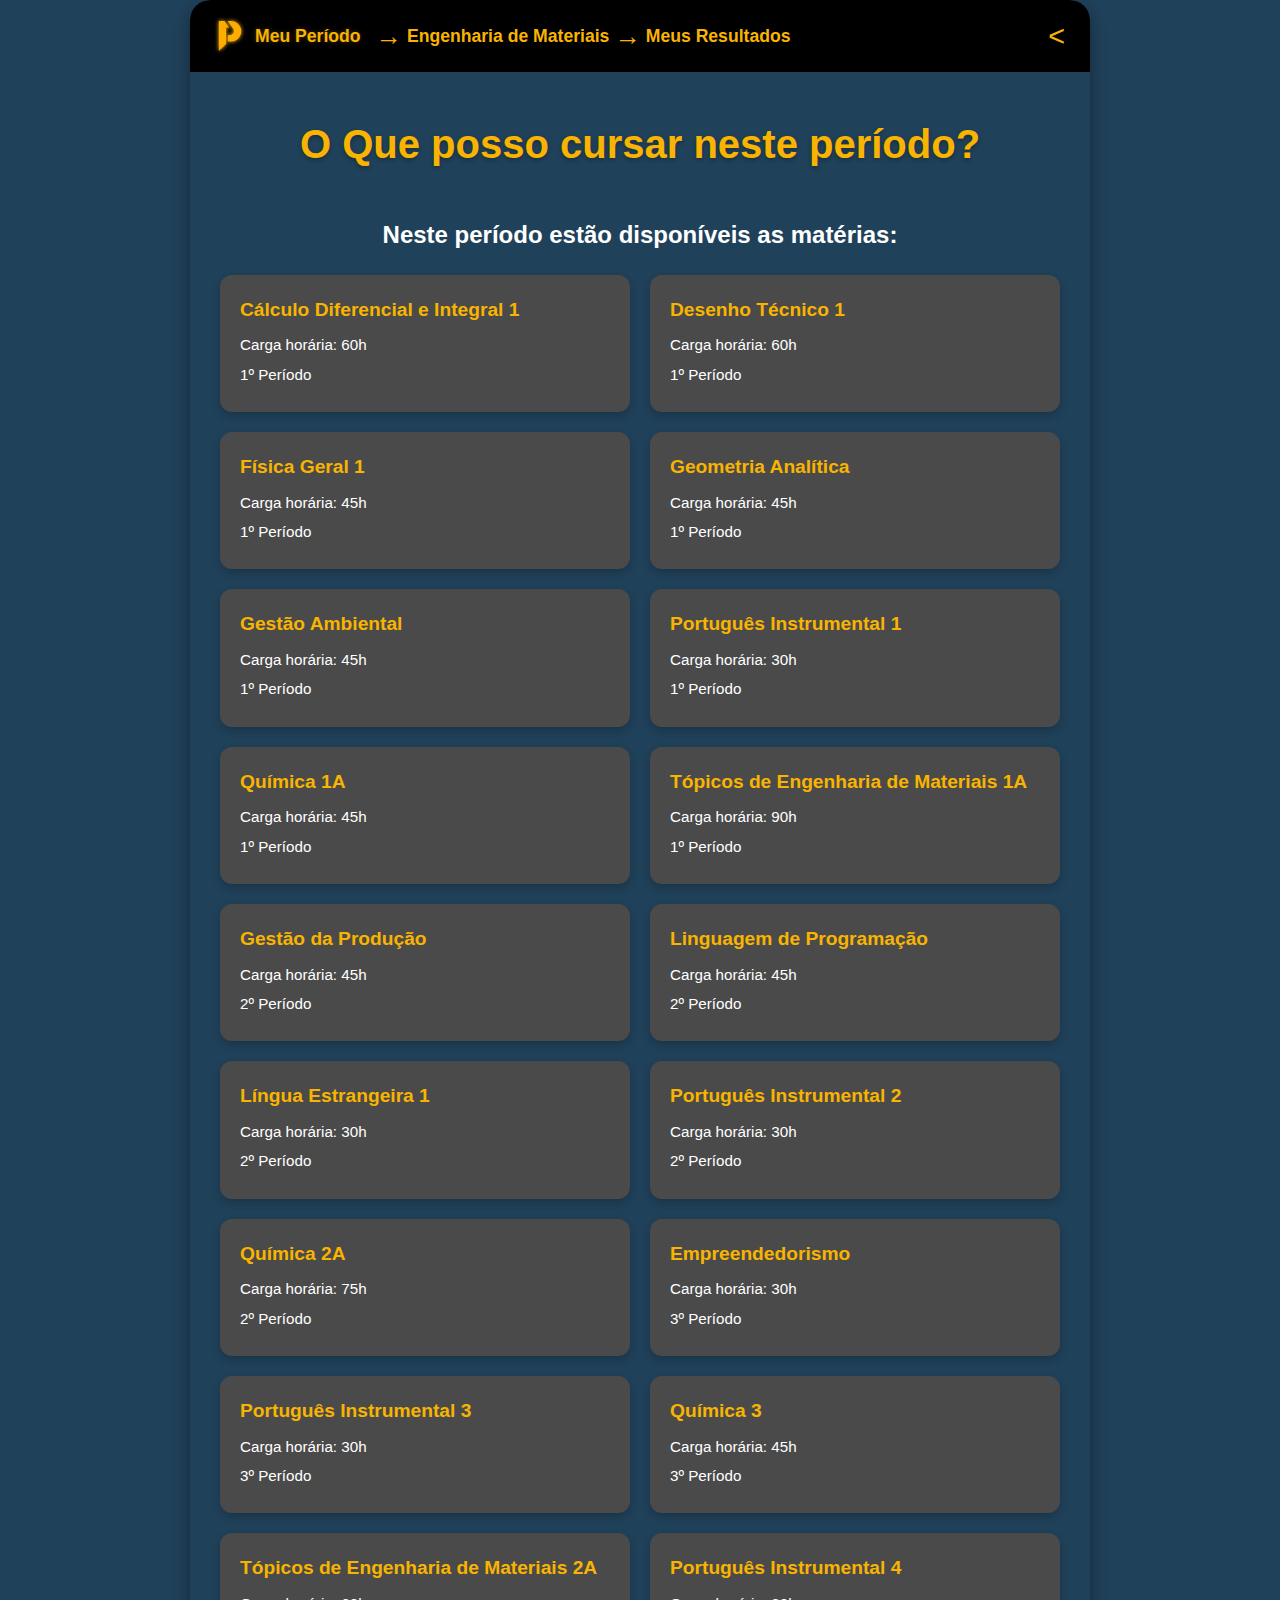
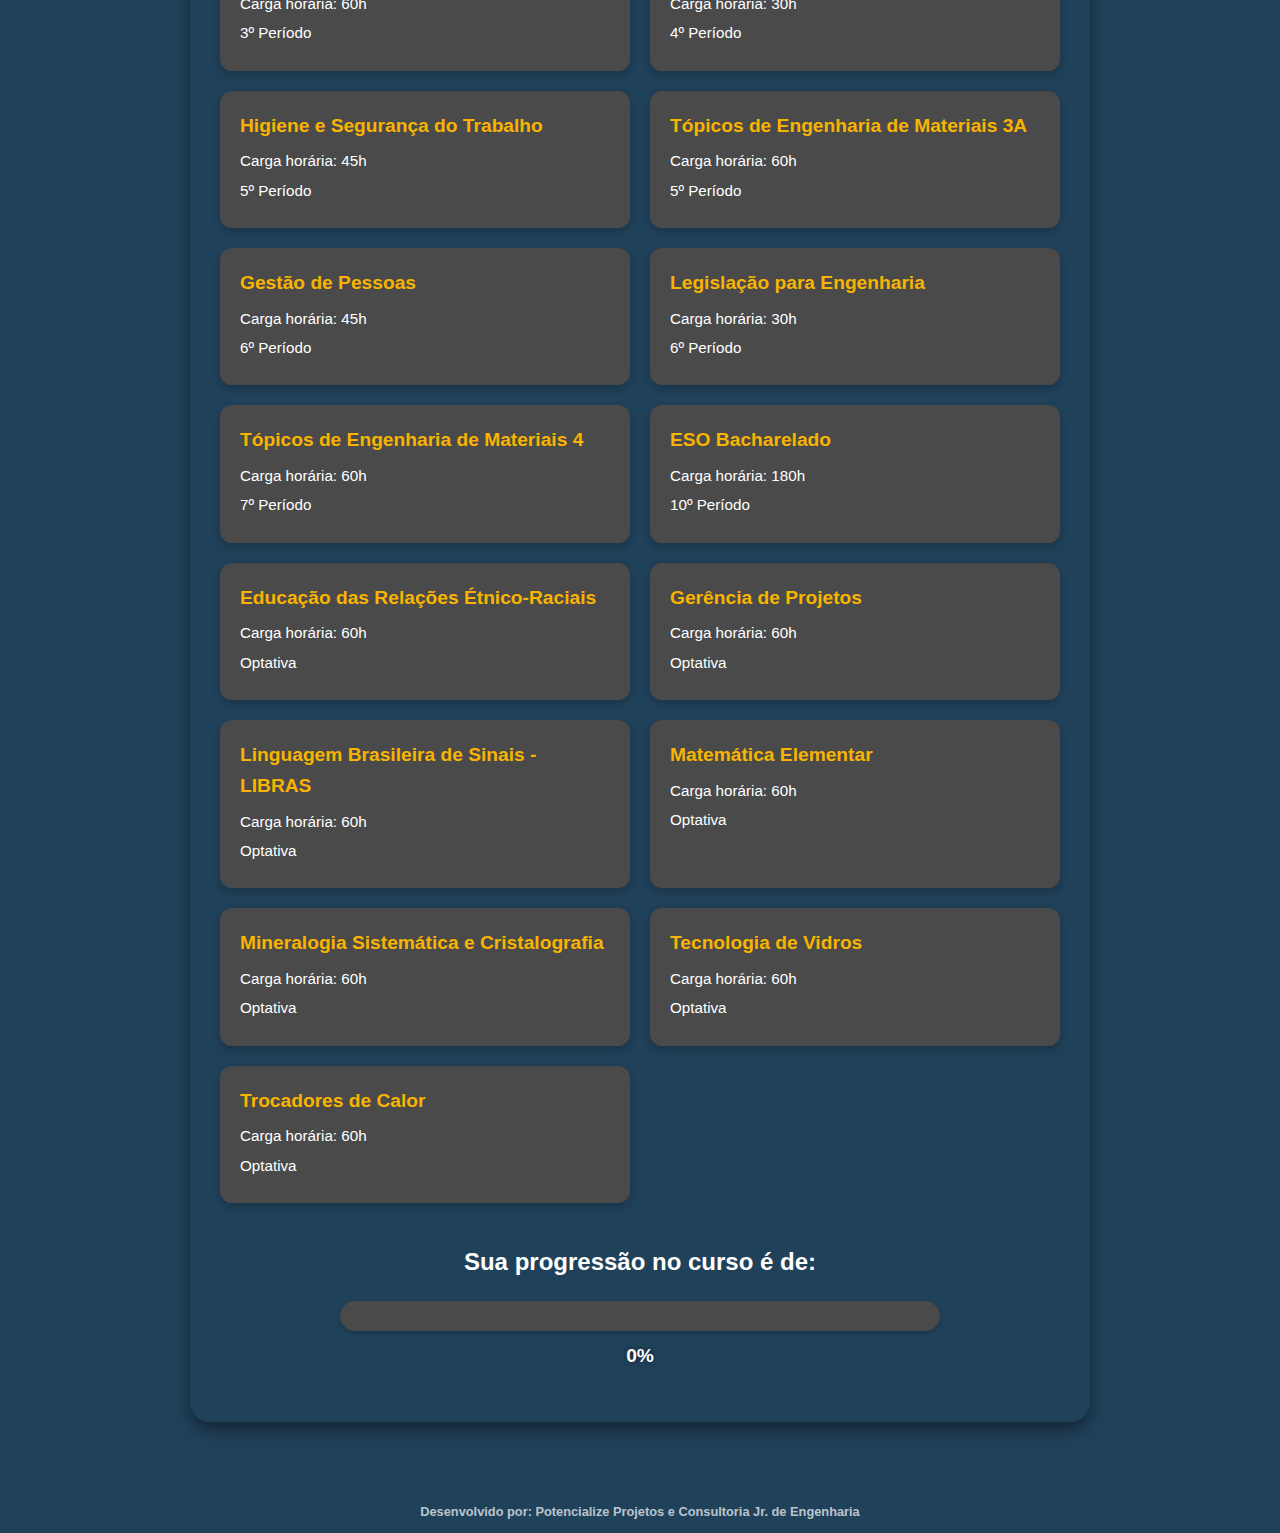
<file: selec-materiais/resultados/resultados.html>
<!DOCTYPE html>
<html lang="pt-BR">
<head>
    <meta charset="UTF-8">
    <meta http-equiv="X-UA-Compatible" content="IE=edge">
    <meta name="viewport" content="width=device-width, initial-scale=1.0">
    <title>Potencialize - Meus Resultados</title>
    <link rel="icon" href="../../img/logo.ico" type="image/x-icon">
    <link rel="stylesheet" href="design.css">
</head>
<body>
    <div class="container-resultados">
        <div class="header-periodos">
            <div class="main-navigation-group">
                <div class="logo-title-wrapper">
                    <img src="../../img/logo.png" alt="Logo Potencialize" class="logo-potencialize-small">
                    <span class="rota-potencializada-text">Meu Período</span>
                </div>
                <div class="navigation-path">
                    <span class = "arrow" aria-hidden="true">&rarr;</span>
                    <span class = "course-name">Engenharia de Materiais</span>
                    <span class = "arrow" aria-hidden="true">&rarr;</span>
                    <span class = "course-name">Meus Resultados</span>
                </div>
            </div>
            <div class="navigation-arrows">
                <button class="arrow-btn" id="back-button" aria-label="Voltar">
                    &lt;
                </button>
            </div>
        </div>

        <div class="content-wrapper">
            <h1 class="title-resultados">O Que posso cursar neste período?</h1>

            <section class="available-disciplines">
                <h2>Neste período estão disponíveis as matérias:</h2>
                <div class="disciplines-grid" id="disciplines-container">
                    <!-- As disciplinas serão inseridas aqui via JavaScript -->
                </div>
            </section>

            <section class="progress-section">
                <h2>Sua progressão no curso é de:</h2>
                <div class="progress-bar-container">
                    <div class="progress-bar" id="progress-bar">
                        <div class="progress-fill" id="progress-fill"></div>
                    </div>
                    <span class="progress-text" id="progress-text">0%</span>
                </div>
            </section>
        </div>
    </div>

    <h2>Desenvolvido por: Potencialize Projetos e Consultoria Jr. de Engenharia</h2>

    <script src="resultados.js"></script>
</body>
</html>
</file>
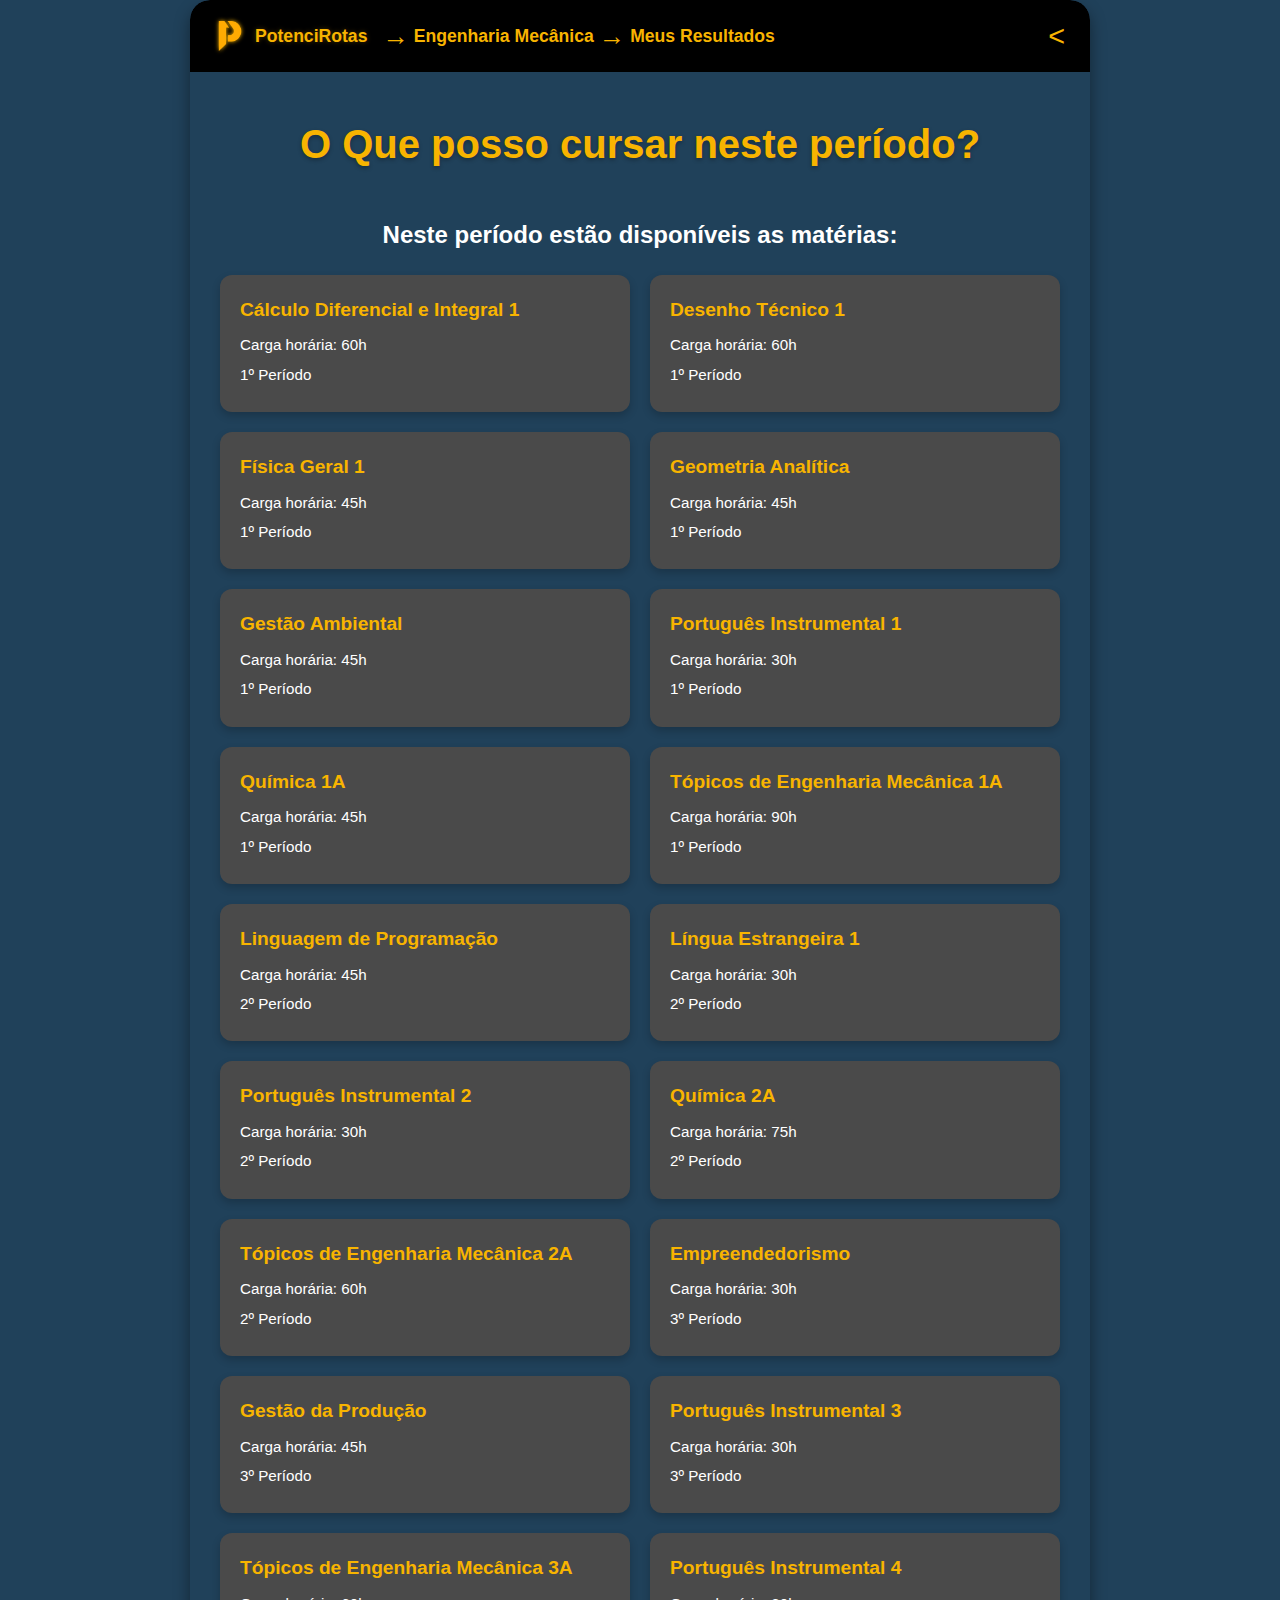
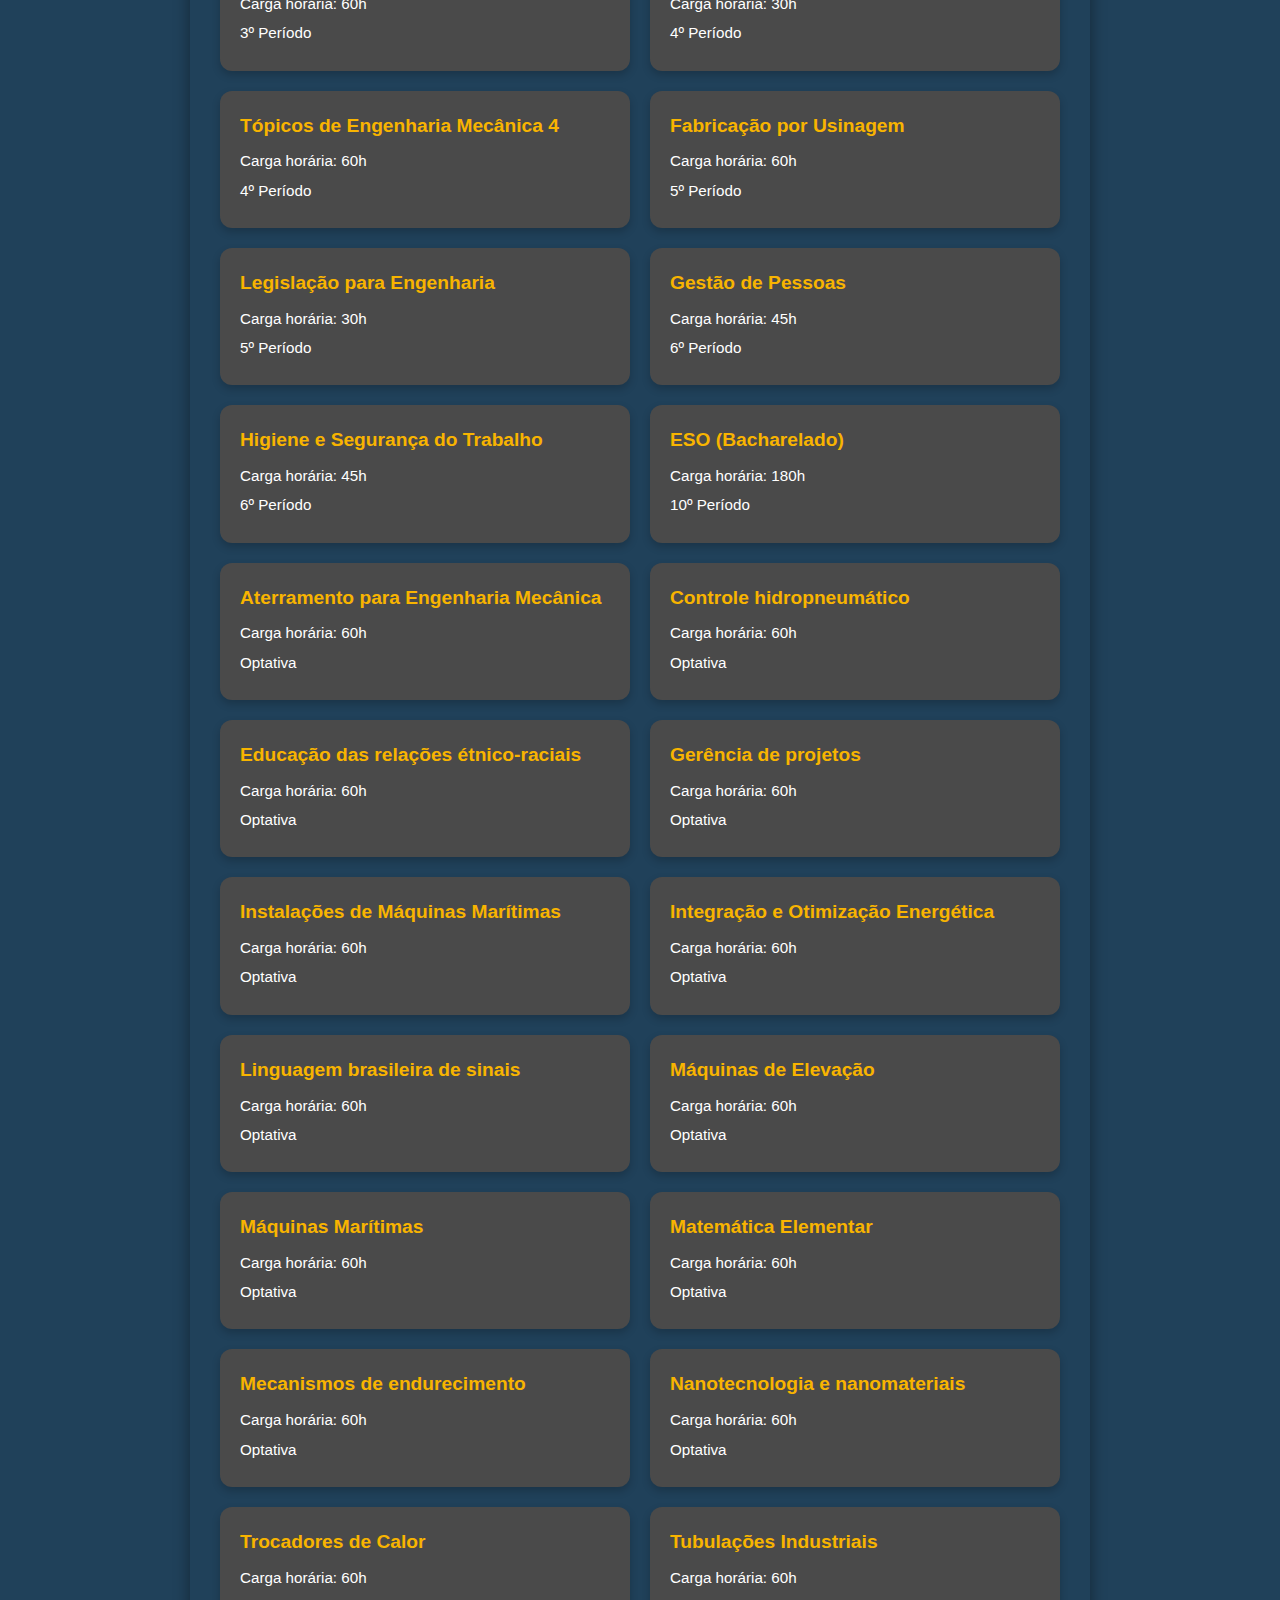
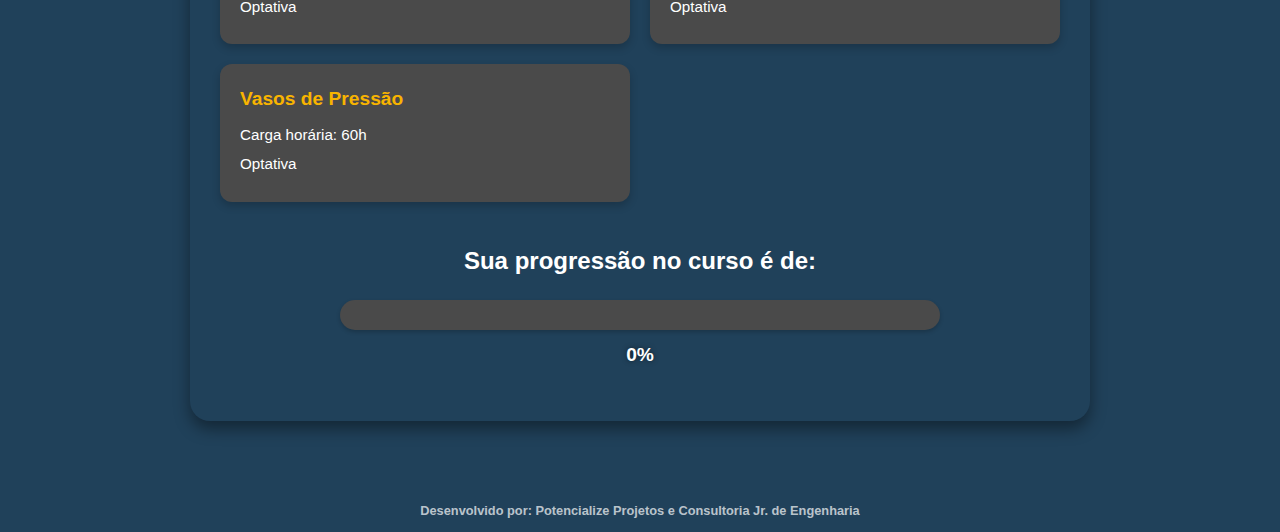
<file: selec-mecanica/resultados/resultados.html>
<!DOCTYPE html>
<html lang="pt-BR">
<head>
    <meta charset="UTF-8">
    <meta http-equiv="X-UA-Compatible" content="IE=edge">
    <meta name="viewport" content="width=device-width, initial-scale=1.0">
    <title>Potencialize - Meus Resultados</title>
    <link rel="icon" href="../../img/logo.ico" type="image/x-icon">
    <link rel="stylesheet" href="design.css">
</head>
<body>
    <div class="container-resultados">
        <div class="header-periodos">
            <div class="main-navigation-group">
                <div class="logo-title-wrapper">
                    <img src="../../img/logo.png" alt="Logo Potencialize" class="logo-potencialize-small">
                    <span class="rota-potencializada-text">PotenciRotas</span>
                </div>
                <div class="navigation-path">
                    <span class = "arrow" aria-hidden="true">&rarr;</span>
                    <span class = "course-name">Engenharia Mecânica</span>
                    <span class = "arrow" aria-hidden="true">&rarr;</span>
                    <span class = "course-name">Meus Resultados</span>
                </div>
            </div>
            <div class="navigation-arrows">
                <button class="arrow-btn" id="back-button" aria-label="Voltar">
                    &lt;
                </button>
            </div>
        </div>

        <div class="content-wrapper">
            <h1 class="title-resultados">O Que posso cursar neste período?</h1>

            <section class="available-disciplines">
                <h2>Neste período estão disponíveis as matérias:</h2>
                <div class="disciplines-grid" id="disciplines-container">
                    <!-- As disciplinas serão inseridas aqui via JavaScript -->
                </div>
            </section>

            <section class="progress-section">
                <h2>Sua progressão no curso é de:</h2>
                <div class="progress-bar-container">
                    <div class="progress-bar" id="progress-bar">
                        <div class="progress-fill" id="progress-fill"></div>
                    </div>
                    <span class="progress-text" id="progress-text">0%</span>
                </div>
            </section>
        </div>
    </div>

    <h2>Desenvolvido por: Potencialize Projetos e Consultoria Jr. de Engenharia</h2>

    <script src="resultados.js"></script>
</body>
</html>
</file>
<file: design.css>
html {
    box-sizing: border-box;
    height: 100%;
}

body {
    margin: 0;
    padding: 0;
    font-family: Arial, sans-serif;
    background-color: #20415A;
    display: flex;
    flex-direction: column;
    justify-content: center;
    align-items: center;
    min-height: 100vh;
    color: white;
}

.container {
    background-color: #2F2F2F;
    border-radius: 20px;
    padding: 40px;
    display: flex;
    flex-direction: column;
    align-items: center;
    box-shadow: 0 4px 8px rgba(0, 0, 0, 0.2);
    width: 350px;
    max-width: 90%;
}

.centropj {
    display: flex;
    flex-direction: column;
    align-items: center;
    justify-content: center;
    gap: 15px;
    width: 100%;
    margin-bottom: 20px;
}

/* Acredite em mim,medi isso aqui na régua
e foi uma dor de cabeça de quase uma madrugada inteira
está centralizado */

.logo-potencialize {
    width: 80px;
    height: auto;
    transform: translateX(1px);
}

.centropj h1 {
    color: #F8B400;
    font-size: 2em;
    margin-top: 0;
    margin-bottom: 0;
    text-align: center;
}

.engenharias {
    display: flex;
    flex-direction: column;
    gap: 15px;
    width: 100%;
}

.botao {
    background-color: #4A4A4A;
    color: white;
    border: none;
    border-radius: 8px;
    padding: 15px 20px;
    font-size: 1.1em;
    cursor: pointer;
    transition: background-color 0.3s ease;
    width: 100%;
    text-align: center;
}

.botao:hover {
    background-color: #F8B400;
    color: #000000
}

h2 {
    font-size: 0.8em;
    margin-top: 40px;
    color: rgba(255, 255, 255, 0.7);
    text-align: center;
}
</file>
<file: selec-civil/design.css>
html {
    box-sizing: border-box;
    height: 100%;
}

*,
*::before,
*::after {
    box-sizing: inherit;
}

body {
    margin: 0;
    padding: 0;
    font-family: 'Segoe UI', Tahoma, Geneva, Verdana, sans-serif;
    background-color: #20415A;
    display: flex;
    flex-direction: column;
    justify-content: center;
    align-items: center;
    min-height: 100vh;
    color: white;
    background-image: linear-gradient(rgba(32, 65, 90, 0.9), rgba(32, 65, 90, 0.9)), url('../img/logo.png');
    background-size: contain;
    background-position: center;
    background-attachment: fixed;
    background-repeat: no-repeat;
    line-height: 1.6;
}

h2 {
    font-size: 0.8em;
    margin-top: 40px;
    color: rgba(255, 255, 255, 0.7);
    text-align: center;
    position: relative;
    z-index: 2;
    font-weight: normal;
}

/* ===== CONTAINER PERÍODOS ===== */
.container-periodos {
    background-color: #20415A;
    border-radius: 20px;
    padding: 0;
    display: flex;
    flex-direction: column;
    align-items: center;
    box-shadow: 0 8px 16px rgba(0, 0, 0, 0.4);
    width: 900px;
    max-width: 95%;
    overflow: hidden;
    margin: 20px 0;
    position: relative;
    z-index: 1;
}

/* Header da página */
.header-periodos {
    width: 100%;
    display: flex;
    flex-direction: column;
    align-items: center;
    background-color: #000000;
    padding: 15px;
    box-sizing: border-box;
    position: relative;
}

.main-navigation-group {
    display: flex;
    flex-direction: column;
    align-items: center;
    gap: 10px;
    width: 100%;
}

.logo-title-wrapper {
    display: flex;
    align-items: center;
    gap: 10px;
}

.logo-potencialize-small {
    width: 30px;
    height: auto;
    filter: drop-shadow(0 0 2px #F8B400);
}

.rota-potencializada-text {
    font-size: 1em;
    color: #F8B400;
    font-weight: bold;
    text-shadow: 0 0 5px rgba(248, 180, 0, 0.3);
}

.navigation-path {
    display: flex;
    flex-wrap: wrap;
    justify-content: center;
    align-items: center;
    gap: 5px;
    font-size: 0.9em;
    color: white;
    text-align: center;
}

.navigation-path span:first-child {
    font-size: 1.2em;
    color: #F8B400;
}

.course-name {
    color: #F8B400;
    font-weight: bold;
}

.navigation-arrows {
    display: flex;
    gap: 10px;
    position: absolute;
    top: 15px;
    right: 15px;
}

/* Botões de navegação */
.arrow-btn {
    background: none;
    border: none;
    padding: 0;
    margin: 0;
    font-size: 1.5em;
    color: #F8B400;
    cursor: pointer;
    line-height: 1;
    transition: transform 0.2s;
}

.arrow-btn:hover {
    transform: scale(1.1);
    background: none;
}

.title-periodos {
    color: #F8B400;
    font-size: 1.8em;
    margin: 20px 0;
    text-align: center;
    text-shadow: 0 2px 4px rgba(0, 0, 0, 0.3);
    padding: 0 15px;
}

.grid-periodos {
    display: grid;
    grid-template-columns: 1fr;
    gap: 15px;
    width: calc(100% - 30px);
    margin-bottom: 20px;
    box-sizing: border-box;
    padding: 0 10px;
}

.botao-periodo {
    background-color: #4A4A4A;
    color: white;
    border: none;
    border-radius: 10px;
    padding: 18px 0;
    font-size: 1.1em;
    cursor: pointer;
    transition: all 0.3s ease;
    text-align: center;
    box-shadow: 0 4px 8px rgba(0, 0, 0, 0.2);
    position: relative;
    overflow: hidden;
    width: 100%;
}

.botao-periodo::before {
    content: '';
    position: absolute;
    top: 0;
    left: 0;
    width: 100%;
    height: 100%;
    background: linear-gradient(45deg, rgba(248, 180, 0, 0.1), transparent);
    transform: translateX(-100%);
    transition: transform 0.3s ease;
}

.botao-periodo:hover {
    background-color: #F8B400;
    color: #000000;
    transform: translateY(-3px);
    box-shadow: 0 6px 12px rgba(0, 0, 0, 0.3);
}

.botao-periodo:hover::before {
    transform: translateX(100%);
}

/* Última linha de botões */
.grid-periodos-last-row {
    grid-column: 1 / -1;
    display: flex;
    flex-direction: column;
    justify-content: center;
    gap: 15px;
    width: calc(100% - 30px);
    margin: 10px 0 20px;
    box-sizing: border-box;
}

.grid-periodos-last-row .botao-periodo {
    width: 100%;
    max-width: 100%;
    min-width: auto;
}

/* ===== MODAL DE DISCIPLINAS ===== */
.disciplines-modal {
    display: none;
    position: fixed;
    z-index: 1000;
    left: 0;
    top: 0;
    width: 100%;
    height: 100%;
    overflow: auto;
    background-color: rgba(0, 0, 0, 0.6);
    justify-content: center;
    align-items: center;
    padding: 10px;
}

.modal-content {
    background-color: #2F2F2F;
    margin: auto;
    padding: 20px;
    border-radius: 15px;
    box-shadow: 0 5px 25px rgba(0, 0, 0, 0.5);
    width: 100%;
    max-width: 95%;
    max-height: 90vh;
    position: relative;
    color: white;
    animation: modalFadeIn 0.3s ease-out;
    display: flex;
    flex-direction: column;
}

@keyframes modalFadeIn {
    from { opacity: 0; transform: translateY(-20px); }
    to { opacity: 1; transform: translateY(0); }
}

/* Botão de fechar */
.close-button {
    background: none;
    border: none;
    padding: 0;
    margin: 0;
    font-size: 28px;
    color: #aaa;
    cursor: pointer;
    position: absolute;
    top: 10px;
    right: 15px;
    font-weight: bold;
    transition: color 0.2s ease;
    line-height: 1;
    width: 30px;
    height: 30px;
    display: flex;
    align-items: center;
    justify-content: center;
}

.close-button:hover,
.close-button:focus {
    color: #F8B400;
    text-decoration: none;
    background: none;
}

/* Título do modal */
#modal-title {
    color: #F8B400;
    text-align: center;
    margin: 10px 0 15px;
    font-size: 1.5em;
    line-height: 1.4;
    padding: 0 10px;
}

/* Lista de disciplinas */
.disciplines-list {
    display: flex;
    flex-direction: column;
    gap: 12px;
    margin-bottom: 15px;
    flex: 1;
    overflow-y: auto;
    padding: 5px;
}

.discipline-item {
    display: flex;
    align-items: flex-start;
    gap: 10px;
    font-size: 1em;
    cursor: pointer;
    padding: 12px;
    background-color: #4A4A4A;
    border-radius: 8px;
    transition: background-color 0.2s ease;
    flex-wrap: nowrap;
}

.discipline-label {
    flex-grow: 1;
    display: flex;
    flex-direction: column;
}

.discipline-name {
    display: flex;
    align-items: center;
    gap: 6px;
    flex-wrap: wrap;
    margin-bottom: 5px;
}

.discipline-item:hover {
    background-color: #5A5A5A;
}

/* Checkbox personalizado */
.discipline-item input[type="checkbox"] {
    appearance: none;
    width: 18px;
    height: 18px;
    border: 2px solid #F8B400;
    border-radius: 4px;
    background-color: #20415A;
    cursor: pointer;
    display: flex;
    justify-content: center;
    align-items: center;
    transition: all 0.2s ease;
    flex-shrink: 0;
    margin-top: 2px;
}

.discipline-item input[type="checkbox"]:checked {
    background-color: #F8B400;
    border-color: #F8B400;
}

.discipline-item input[type="checkbox"]:checked::after {
    content: '✓';
    color: #000000;
    font-size: 12px;
    font-weight: bold;
}

/* Container dos botões no modal */
.modal-buttons-container {
    display: flex;
    flex-direction: column;
    gap: 10px;
    width: 100%;
    margin-top: 15px;
}

/* Ajuste para os botões dentro do container */
.modal-buttons-container .select-all-button,
.modal-buttons-container .save-button {
    flex: 1;
    margin: 0;
    padding: 12px;
    width: 100%;
}

/* Botão Selecionar Todas */
.select-all-button {
    background-color: #20415a;
    color: #F8B400;
    border: 2px solid #F8B400;
    border-radius: 8px;
    cursor: pointer;
    transition: all 0.3s ease;
    font-size: 1em;
    font-weight: bold;
}

.select-all-button:hover {
    background-color: #F8B400;
    color: #000000;
}

.select-all-button:active {
    transform: translateY(1px);
}

/* Botão salvar */
.save-button {
    background-color: #F8B400;
    color: #000000;
    border: none;
    border-radius: 8px;
    font-size: 1em;
    cursor: pointer;
    transition: all 0.3s ease;
    font-weight: bold;
    box-shadow: 0 2px 4px rgba(0, 0, 0, 0.2);
    margin-top: 0;
}

.save-button:hover {
    background-color: #E0A000;
    transform: translateY(-2px);
    box-shadow: 0 4px 8px rgba(0, 0, 0, 0.3);
}

/* ===== ESTILOS ESPECÍFICOS ===== */
/* Disciplinas desabilitadas */
.discipline-item.disabled-discipline {
    opacity: 0.6;
    cursor: not-allowed;
    background-color: #3A3A3A;
}

.discipline-item.disabled-discipline input[type="checkbox"] {
    border-color: #888;
    background-color: #555;
}

/* Mensagem de pré-requisito */
.prerequisite-warning {
    font-size: 0.85em;
    color: #FF6347;
    font-weight: normal;
    flex: 1;
    min-width: 0;
    white-space: normal;
    line-height: 1.4;
    padding: 6px;
    background: rgba(0, 0, 0, 0.15);
    border-radius: 5px;
    margin-top: 5px;
}

/* ===== CUSTOM ALERT STYLES ===== */
.custom-alert {
    position: fixed;
    top: 0;
    left: 0;
    width: 100%;
    height: 100%;
    background-color: rgba(0, 0, 0, 0.7);
    display: flex;
    justify-content: center;
    align-items: center;
    z-index: 2000;
    animation: modalFadeIn 0.3s ease-out;
}

.custom-alert-content {
    background-color: #20415a;
    padding: 20px;
    border-radius: 15px;
    box-shadow: 0 5px 25px rgba(0, 0, 0, 0.5);
    width: 90%;
    max-width: 350px;
    text-align: center;
    border: 2px solid #F8B400;
}

.custom-alert p {
    color: white;
    font-size: 1em;
    margin-bottom: 20px;
    line-height: 1.5;
}

.custom-alert-button {
    background-color: #F8B400;
    color: #000000;
    border: none;
    border-radius: 8px;
    padding: 10px 20px;
    font-size: 1em;
    cursor: pointer;
    transition: all 0.3s ease;
    font-weight: bold;
    margin-top: 10px;
    width: 100%;
}

.custom-alert-button:hover {
    background-color: #E0A000;
    transform: translateY(-2px);
    box-shadow: 0 4px 8px rgba(0, 0, 0, 0.3);
}

/* Media Queries para ajustes adicionais */
@media (min-width: 480px) {
    .grid-periodos {
        grid-template-columns: repeat(2, 1fr);
    }
    
    .grid-periodos-last-row {
        flex-direction: row;
    }
    
    .modal-buttons-container {
        flex-direction: row;
    }
    
    .modal-content {
        padding: 25px;
    }
    
    #modal-title {
        font-size: 1.7em;
    }
}

@media (min-width: 768px) {
    .container-periodos {
        margin-bottom: 40px;
    }
    
    .header-periodos {
        flex-direction: row;
        justify-content: space-between;
        padding: 15px 25px;
    }
    
    .main-navigation-group {
        flex-direction: row;
        justify-content: flex-start;
    }
    
    .navigation-arrows {
        position: static;
    }
    
    .title-periodos {
        font-size: 2.2em;
        margin: 30px 0;
    }
    
    .grid-periodos {
        grid-template-columns: repeat(3, 1fr);
        width: calc(100% - 50px);
        gap: 20px;
        margin-bottom: 30px;
    }
    
    .grid-periodos-last-row {
        width: calc(100% - 50px);
        margin: 20px 0 30px;
    }
    
    .modal-content {
        width: 500px;
        padding: 30px;
    }
    
    .modal-buttons-container {
        margin-top: 20px;
    }
}

@media (min-width: 992px) {
    .grid-periodos {
        max-width: 850px;
    }
    
    .botao-periodo {
        padding: 22px 0;
        font-size: 1.2em;
    }
    
    .title-periodos {
        font-size: 2.5em;
    }
}
/* Estilos Gerais */
body {
    font-family: 'Poppins', sans-serif;
    background-color: #f5f7fa;
    color: #333;
    line-height: 1.6;
}

/* Cabeçalho */
.header {
    background: linear-gradient(135deg, #20415A 0%, #152A38 100%);
    color: white;
    padding: 1.5rem;
    border-radius: 0 0 20px 20px;
    box-shadow: 0 4px 12px rgba(0,0,0,0.1);
}

.logo-title {
    display: flex;
    align-items: center;
    gap: 1rem;
}

.logo {
    width: 40px;
    height: 40px;
}

.header h1 {
    font-size: 1.5rem;
    margin: 0;
    font-weight: 600;
}

.subtitle {
    font-size: 1rem;
    opacity: 0.8;
    font-weight: 400;
}

.breadcrumb {
    margin-top: 0.5rem;
    font-size: 0.9rem;
}

.breadcrumb .active {
    color: #F8B400;
    font-weight: 500;
}

/* Grid de Períodos */
.period-grid {
    display: grid;
    grid-template-columns: repeat(2, 1fr);
    gap: 1rem;
    padding: 1.5rem;
    max-width: 800px;
    margin: 2rem auto;
}

.period-card {
    background: white;
    border-radius: 12px;
    padding: 1.5rem 1rem;
    text-align: center;
    box-shadow: 0 4px 8px rgba(0,0,0,0.05);
    transition: all 0.3s ease;
    cursor: pointer;
    border: 2px solid transparent;
}

.period-card:hover {
    transform: translateY(-5px);
    box-shadow: 0 8px 16px rgba(0,0,0,0.1);
    border-color: #F8B400;
}

.period-number {
    font-size: 1.8rem;
    font-weight: 700;
    color: #20415A;
    line-height: 1;
}

.period-label {
    font-size: 0.9rem;
    color: #666;
    margin-top: 0.3rem;
}

.special-card {
    background: #20415A;
    color: white;
    grid-column: span 2;
    display: flex;
    align-items: center;
    justify-content: center;
    gap: 0.8rem;
    padding: 1.2rem;
    border-radius: 12px;
    font-weight: 500;
}

.special-card i {
    font-size: 1.2rem;
}

/* Rodapé */
footer {
    background-color: #20415A;
    color: white;
    padding: 1.5rem;
    text-align: center;
    margin-top: 2rem;
}

.footer-content {
    display: flex;
    flex-direction: column;
    align-items: center;
    gap: 1rem;
}

.footer-logo {
    width: 80px;
    opacity: 0.8;
}

.footer-text p {
    margin: 0.2rem 0;
    font-size: 0.9rem;
}

.copyright {
    opacity: 0.6;
    font-size: 0.8rem;
}

/* Responsividade */
@media (max-width: 600px) {
    .header h1 {
        font-size: 1.2rem;
    }
    
    .period-grid {
        grid-template-columns: 1fr;
    }
    
    .special-card {
        grid-column: span 1;
    }
}
</file>
<file: selec-eletrica/design.css>
html {
    box-sizing: border-box;
    height: 100%;
}

*,
*::before,
*::after {
    box-sizing: inherit;
}

body {
    margin: 0;
    padding: 0;
    font-family: 'Segoe UI', Tahoma, Geneva, Verdana, sans-serif;
    background-color: #20415A;
    display: flex;
    flex-direction: column;
    justify-content: center;
    align-items: center;
    min-height: 100vh;
    color: white;
    background-image: linear-gradient(rgba(32, 65, 90, 0.9), rgba(32, 65, 90, 0.9)), url('../img/logo.png');
    background-size: contain;
    background-position: center;
    background-attachment: fixed;
    background-repeat: no-repeat;
    line-height: 1.6;
}

h2 {
    font-size: 0.8em;
    margin-top: 40px;
    color: rgba(255, 255, 255, 0.7);
    text-align: center;
    position: relative;
    z-index: 2;
    font-weight: normal;
}

/* ===== CONTAINER PERÍODOS ===== */
.container-periodos {
    background-color: #20415A;
    border-radius: 20px;
    padding: 0;
    display: flex;
    flex-direction: column;
    align-items: center;
    box-shadow: 0 8px 16px rgba(0, 0, 0, 0.4);
    width: 900px;
    max-width: 90%;
    overflow: hidden;
    margin-bottom: 40px;
    position: relative;
    z-index: 1;
}

/* Header da página */
.header-periodos {
    width: 100%;
    display: flex;
    justify-content: space-between;
    align-items: center;
    background-color: #000000;
    padding: 15px 25px;
    box-sizing: border-box;
}

.main-navigation-group {
    display: flex;
    align-items: center;
    gap: 15px;
}

.logo-title-wrapper {
    display: flex;
    align-items: center;
    gap: 10px;
}

.logo-potencialize-small {
    width: 30px;
    height: auto;
    filter: drop-shadow(0 0 2px #F8B400);
}

.rota-potencializada-text {
    font-size: 1.1em;
    color: #F8B400;
    font-weight: bold;
    text-shadow: 0 0 5px rgba(248, 180, 0, 0.3);
}

.navigation-path {
    display: flex;
    align-items: center;
    gap: 5px;
    font-size: 1.1em;
    color: white;
}

.navigation-path span:first-child {
    font-size: 1.5em;
    color: #F8B400;
}

.course-name {
    color: #F8B400;
    font-weight: bold;
}

.navigation-arrows {
    display: flex;
    gap: 10px;
}

/* Botões de navegação */
.arrow-btn {
    background: none;
    border: none;
    padding: 0;
    margin: 0;
    font-size: 1.8em;
    color: #F8B400;
    cursor: pointer;
    line-height: 1;
    transition: transform 0.2s;
}

.arrow-btn:hover {
    transform: scale(1.1);
    background: none;
}

.title-periodos {
    color: #F8B400;
    font-size: 2.5em;
    margin-top: 40px;
    margin-bottom: 30px;
    text-align: center;
    text-shadow: 0 2px 4px rgba(0, 0, 0, 0.3);
}

.grid-periodos {
    display: grid;
    grid-template-columns: repeat(3, 1fr);
    gap: 20px;
    width: calc(100% - 50px);
    max-width: 850px;
    margin-bottom: 30px;
    box-sizing: border-box;
}

.botao-periodo {
    background-color: #4A4A4A;
    color: white;
    border: none;
    border-radius: 12px;
    padding: 22px 0;
    font-size: 1.2em;
    cursor: pointer;
    transition: all 0.3s ease;
    text-align: center;
    box-shadow: 0 4px 8px rgba(0, 0, 0, 0.2);
    position: relative;
    overflow: hidden;
}

.botao-periodo::before {
    content: '';
    position: absolute;
    top: 0;
    left: 0;
    width: 100%;
    height: 100%;
    background: linear-gradient(45deg, rgba(248, 180, 0, 0.1), transparent);
    transform: translateX(-100%);
    transition: transform 0.3s ease;
}

.botao-periodo:hover {
    background-color: #F8B400;
    color: #000000;
    transform: translateY(-5px);
    box-shadow: 0 6px 12px rgba(0, 0, 0, 0.3);
}

.botao-periodo:hover::before {
    transform: translateX(100%);
}

/* Última linha de botões */
.grid-periodos-last-row {
    grid-column: 1 / -1;
    display: flex;
    justify-content: center;
    gap: 20px;
    width: 100%;
    margin-top: 10px;
    box-sizing: border-box;
    padding: 0 20px;
}

.grid-periodos-last-row .botao-periodo {
    flex-grow: 1;
    max-width: 45%;
    min-width: 180px;
}

/* ===== MODAL DE DISCIPLINAS ===== */
.disciplines-modal {
    display: none;
    position: fixed;
    z-index: 1000;
    left: 0;
    top: 0;
    width: 100%;
    height: 100%;
    overflow: auto;
    background-color: rgba(0, 0, 0, 0.6);
    justify-content: center;
    align-items: center;
    padding: 20px;
}

.modal-content {
    background-color: #2F2F2F;
    margin: auto;
    padding: 35px;
    border-radius: 15px;
    box-shadow: 0 5px 25px rgba(0, 0, 0, 0.5);
    width: 500px;
    max-width: 90%;
    max-height: 90vh;
    position: relative;
    color: white;
    animation: modalFadeIn 0.3s ease-out;
    display: flex;
    flex-direction: column;
}

@keyframes modalFadeIn {
    from { opacity: 0; transform: translateY(-20px); }
    to { opacity: 1; transform: translateY(0); }
}

/* Botão de fechar */
.close-button {
    background: none;
    border: none;
    padding: 0;
    margin: 0;
    font-size: 32px;
    color: #aaa;
    cursor: pointer;
    position: absolute;
    top: 15px;
    right: 25px;
    font-weight: bold;
    transition: color 0.2s ease;
    line-height: 1;
    width: 30px;
    height: 30px;
    display: flex;
    align-items: center;
    justify-content: center;
}

.close-button:hover,
.close-button:focus {
    color: #F8B400;
    text-decoration: none;
    background: none;
}

/* Título do modal */
#modal-title {
    color: #F8B400;
    text-align: center;
    margin-top: 0;
    margin-bottom: 25px;
    font-size: 1.8em;
    line-height: 1.4;
    padding: 0 10px;
}

/* Lista de disciplinas */
.disciplines-list {
    display: flex;
    flex-direction: column;
    gap: 15px;
    margin-bottom: 25px;
    flex: 1;
    overflow-y: auto;
    padding: 5px 10px;
}

.discipline-item {
    display: flex;
    align-items: flex-start;
    gap: 12px;
    font-size: 1.1em;
    cursor: pointer;
    padding: 15px;
    background-color: #4A4A4A;
    border-radius: 10px;
    transition: background-color 0.2s ease;
    flex-wrap: nowrap;
}

.discipline-label {
    flex-grow: 1;
    display: flex;
    flex-direction: column;
}

.discipline-name {
    display: flex;
    align-items: center;
    gap: 8px;
    flex-wrap: wrap;
    margin-bottom: 5px;
}

.discipline-item:hover {
    background-color: #5A5A5A;
}

/* Checkbox personalizado */
.discipline-item input[type="checkbox"] {
    appearance: none;
    width: 20px;
    height: 20px;
    border: 2px solid #F8B400;
    border-radius: 4px;
    background-color: #20415A;
    cursor: pointer;
    display: flex;
    justify-content: center;
    align-items: center;
    transition: all 0.2s ease;
    flex-shrink: 0;
    margin-top: 2px;
}

.discipline-item input[type="checkbox"]:checked {
    background-color: #F8B400;
    border-color: #F8B400;
}

.discipline-item input[type="checkbox"]:checked::after {
    content: '✓';
    color: #000000;
    font-size: 14px;
    font-weight: bold;
}

/* Container dos botões no modal */
.modal-buttons-container {
    display: flex;
    gap: 15px;
    width: 100%;
    margin-top: 20px;
}

/* Ajuste para os botões dentro do container */
.modal-buttons-container .select-all-button,
.modal-buttons-container .save-button {
    flex: 1;
    margin: 0;
    padding: 12px;
}

/* Botão Selecionar Todas */
.select-all-button {
    background-color: #20415a;
    color: #F8B400;
    border: 2px solid #F8B400;
    border-radius: 8px;
    cursor: pointer;
    transition: all 0.3s ease;
    font-size: 1em;
    font-weight: bold;
}

.select-all-button:hover {
    background-color: #F8B400;
    color: #000000;
}

.select-all-button:active {
    transform: translateY(1px);
}

/* Botão salvar */
.save-button {
    background-color: #F8B400;
    color: #000000;
    border: none;
    border-radius: 8px;
    font-size: 1em;
    cursor: pointer;
    transition: all 0.3s ease;
    font-weight: bold;
    box-shadow: 0 2px 4px rgba(0, 0, 0, 0.2);
    margin-top: 0;
}

.save-button:hover {
    background-color: #E0A000;
    transform: translateY(-2px);
    box-shadow: 0 4px 8px rgba(0, 0, 0, 0.3);
}

/* ===== ESTILOS ESPECÍFICOS ===== */
/* Disciplinas desabilitadas */
.discipline-item.disabled-discipline {
    opacity: 0.6;
    cursor: not-allowed;
    background-color: #3A3A3A;
}

.discipline-item.disabled-discipline input[type="checkbox"] {
    border-color: #888;
    background-color: #555;
}

/* Mensagem de pré-requisito */
.prerequisite-warning {
    font-size: 0.9em;
    color: #FF6347;
    font-weight: normal;
    flex: 1;
    min-width: 0;
    white-space: normal;
    line-height: 1.5;
    padding: 8px;
    background: rgba(0, 0, 0, 0.15);
    border-radius: 5px;
    margin-top: 5px;
}

/* Responsividade */
@media (max-width: 768px) {
    .grid-periodos {
        grid-template-columns: repeat(2, 1fr);
    }
    
    .grid-periodos-last-row {
        flex-direction: column;
        align-items: center;
    }
    
    .grid-periodos-last-row .botao-periodo {
        max-width: 100%;
        width: 100%;
    }
    
    .title-periodos {
        font-size: 2em;
    }
    
    .header-periodos {
        flex-direction: column;
        gap: 15px;
        text-align: center;
    }
    
    .navigation-arrows {
        position: absolute;
        top: 15px;
        right: 15px;
    }

    .modal-buttons-container {
        flex-direction: column;
    }
}

@media (max-width: 480px) {
    .grid-periodos {
        grid-template-columns: 1fr;
    }
    
    .modal-content {
        padding: 20px;
    }
    
    #modal-title {
        font-size: 1.5em;
    }
    
    .discipline-item {
        font-size: 1em;
    }
}
/* ===== CUSTOM ALERT STYLES ===== */
.custom-alert {
    position: fixed;
    top: 0;
    left: 0;
    width: 100%;
    height: 100%;
    background-color: rgba(0, 0, 0, 0.7);
    display: flex;
    justify-content: center;
    align-items: center;
    z-index: 2000;
    animation: modalFadeIn 0.3s ease-out;
}

.custom-alert-content {
    background-color: #20415a;
    padding: 30px;
    border-radius: 15px;
    box-shadow: 0 5px 25px rgba(0, 0, 0, 0.5);
    width: 350px;
    max-width: 90%;
    text-align: center;
    border: 2px solid #F8B400;
}

.custom-alert p {
    color: white;
    font-size: 1.1em;
    margin-bottom: 25px;
    line-height: 1.5;
}

.custom-alert-button {
    background-color: #F8B400;
    color: #000000;
    border: none;
    border-radius: 8px;
    padding: 10px 25px;
    font-size: 1em;
    cursor: pointer;
    transition: all 0.3s ease;
    font-weight: bold;
    margin-top: 10px;
}

.custom-alert-button:hover {
    background-color: #E0A000;
    transform: translateY(-2px);
    box-shadow: 0 4px 8px rgba(0, 0, 0, 0.3);
}

/* Animação para o alerta */
@keyframes modalFadeIn {
    from { opacity: 0; transform: translateY(-20px); }
    to { opacity: 1; transform: translateY(0); }
}
</file>
<file: selec-eletronica/design.css>
html {
    box-sizing: border-box;
    height: 100%;
}

*,
*::before,
*::after {
    box-sizing: inherit;
}

body {
    margin: 0;
    padding: 0;
    font-family: 'Segoe UI', Tahoma, Geneva, Verdana, sans-serif;
    background-color: #20415A;
    display: flex;
    flex-direction: column;
    justify-content: center;
    align-items: center;
    min-height: 100vh;
    color: white;
    background-image: linear-gradient(rgba(32, 65, 90, 0.9), rgba(32, 65, 90, 0.9)), url('../img/logo.png');
    background-size: contain;
    background-position: center;
    background-attachment: fixed;
    background-repeat: no-repeat;
    line-height: 1.6;
}

h2 {
    font-size: 0.8em;
    margin-top: 40px;
    color: rgba(255, 255, 255, 0.7);
    text-align: center;
    position: relative;
    z-index: 2;
    font-weight: normal;
}

/* ===== CONTAINER PERÍODOS ===== */
.container-periodos {
    background-color: #20415A;
    border-radius: 20px;
    padding: 0;
    display: flex;
    flex-direction: column;
    align-items: center;
    box-shadow: 0 8px 16px rgba(0, 0, 0, 0.4);
    width: 900px;
    max-width: 90%;
    overflow: hidden;
    margin-bottom: 40px;
    position: relative;
    z-index: 1;
}

/* Header da página */
.header-periodos {
    width: 100%;
    display: flex;
    justify-content: space-between;
    align-items: center;
    background-color: #000000;
    padding: 15px 25px;
    box-sizing: border-box;
}

.main-navigation-group {
    display: flex;
    align-items: center;
    gap: 15px;
}

.logo-title-wrapper {
    display: flex;
    align-items: center;
    gap: 10px;
}

.logo-potencialize-small {
    width: 30px;
    height: auto;
    filter: drop-shadow(0 0 2px #F8B400);
}

.rota-potencializada-text {
    font-size: 1.1em;
    color: #F8B400;
    font-weight: bold;
    text-shadow: 0 0 5px rgba(248, 180, 0, 0.3);
}

.navigation-path {
    display: flex;
    align-items: center;
    gap: 5px;
    font-size: 1.1em;
    color: white;
}

.navigation-path span:first-child {
    font-size: 1.5em;
    color: #F8B400;
}

.course-name {
    color: #F8B400;
    font-weight: bold;
}

.navigation-arrows {
    display: flex;
    gap: 10px;
}

/* Botões de navegação */
.arrow-btn {
    background: none;
    border: none;
    padding: 0;
    margin: 0;
    font-size: 1.8em;
    color: #F8B400;
    cursor: pointer;
    line-height: 1;
    transition: transform 0.2s;
}

.arrow-btn:hover {
    transform: scale(1.1);
    background: none;
}

.title-periodos {
    color: #F8B400;
    font-size: 2.5em;
    margin-top: 40px;
    margin-bottom: 30px;
    text-align: center;
    text-shadow: 0 2px 4px rgba(0, 0, 0, 0.3);
}

.grid-periodos {
    display: grid;
    grid-template-columns: repeat(3, 1fr);
    gap: 20px;
    width: calc(100% - 50px);
    max-width: 850px;
    margin-bottom: 30px;
    box-sizing: border-box;
}

.botao-periodo {
    background-color: #4A4A4A;
    color: white;
    border: none;
    border-radius: 12px;
    padding: 22px 0;
    font-size: 1.2em;
    cursor: pointer;
    transition: all 0.3s ease;
    text-align: center;
    box-shadow: 0 4px 8px rgba(0, 0, 0, 0.2);
    position: relative;
    overflow: hidden;
}

.botao-periodo::before {
    content: '';
    position: absolute;
    top: 0;
    left: 0;
    width: 100%;
    height: 100%;
    background: linear-gradient(45deg, rgba(248, 180, 0, 0.1), transparent);
    transform: translateX(-100%);
    transition: transform 0.3s ease;
}

.botao-periodo:hover {
    background-color: #F8B400;
    color: #000000;
    transform: translateY(-5px);
    box-shadow: 0 6px 12px rgba(0, 0, 0, 0.3);
}

.botao-periodo:hover::before {
    transform: translateX(100%);
}

/* Última linha de botões */
.grid-periodos-last-row {
    grid-column: 1 / -1;
    display: flex;
    justify-content: center;
    gap: 20px;
    width: 100%;
    margin-top: 10px;
    box-sizing: border-box;
    padding: 0 20px;
}

.grid-periodos-last-row .botao-periodo {
    flex-grow: 1;
    max-width: 45%;
    min-width: 180px;
}

/* ===== MODAL DE DISCIPLINAS ===== */
.disciplines-modal {
    display: none;
    position: fixed;
    z-index: 1000;
    left: 0;
    top: 0;
    width: 100%;
    height: 100%;
    overflow: auto;
    background-color: rgba(0, 0, 0, 0.6);
    justify-content: center;
    align-items: center;
    padding: 20px;
}

.modal-content {
    background-color: #2F2F2F;
    margin: auto;
    padding: 35px;
    border-radius: 15px;
    box-shadow: 0 5px 25px rgba(0, 0, 0, 0.5);
    width: 500px;
    max-width: 90%;
    max-height: 90vh;
    position: relative;
    color: white;
    animation: modalFadeIn 0.3s ease-out;
    display: flex;
    flex-direction: column;
}

@keyframes modalFadeIn {
    from { opacity: 0; transform: translateY(-20px); }
    to { opacity: 1; transform: translateY(0); }
}

/* Botão de fechar */
.close-button {
    background: none;
    border: none;
    padding: 0;
    margin: 0;
    font-size: 32px;
    color: #aaa;
    cursor: pointer;
    position: absolute;
    top: 15px;
    right: 25px;
    font-weight: bold;
    transition: color 0.2s ease;
    line-height: 1;
    width: 30px;
    height: 30px;
    display: flex;
    align-items: center;
    justify-content: center;
}

.close-button:hover,
.close-button:focus {
    color: #F8B400;
    text-decoration: none;
    background: none;
}

/* Título do modal */
#modal-title {
    color: #F8B400;
    text-align: center;
    margin-top: 0;
    margin-bottom: 25px;
    font-size: 1.8em;
    line-height: 1.4;
    padding: 0 10px;
}

/* Lista de disciplinas */
.disciplines-list {
    display: flex;
    flex-direction: column;
    gap: 15px;
    margin-bottom: 25px;
    flex: 1;
    overflow-y: auto;
    padding: 5px 10px;
}

.discipline-item {
    display: flex;
    align-items: flex-start;
    gap: 12px;
    font-size: 1.1em;
    cursor: pointer;
    padding: 15px;
    background-color: #4A4A4A;
    border-radius: 10px;
    transition: background-color 0.2s ease;
    flex-wrap: nowrap;
}

.discipline-label {
    flex-grow: 1;
    display: flex;
    flex-direction: column;
}

.discipline-name {
    display: flex;
    align-items: center;
    gap: 8px;
    flex-wrap: wrap;
    margin-bottom: 5px;
}

.discipline-item:hover {
    background-color: #5A5A5A;
}

/* Checkbox personalizado */
.discipline-item input[type="checkbox"] {
    appearance: none;
    width: 20px;
    height: 20px;
    border: 2px solid #F8B400;
    border-radius: 4px;
    background-color: #20415A;
    cursor: pointer;
    display: flex;
    justify-content: center;
    align-items: center;
    transition: all 0.2s ease;
    flex-shrink: 0;
    margin-top: 2px;
}

.discipline-item input[type="checkbox"]:checked {
    background-color: #F8B400;
    border-color: #F8B400;
}

.discipline-item input[type="checkbox"]:checked::after {
    content: '✓';
    color: #000000;
    font-size: 14px;
    font-weight: bold;
}

/* Container dos botões no modal */
.modal-buttons-container {
    display: flex;
    gap: 15px;
    width: 100%;
    margin-top: 20px;
}

/* Ajuste para os botões dentro do container */
.modal-buttons-container .select-all-button,
.modal-buttons-container .save-button {
    flex: 1;
    margin: 0;
    padding: 12px;
}

/* Botão Selecionar Todas */
.select-all-button {
    background-color: #20415a;
    color: #F8B400;
    border: 2px solid #F8B400;
    border-radius: 8px;
    cursor: pointer;
    transition: all 0.3s ease;
    font-size: 1em;
    font-weight: bold;
}

.select-all-button:hover {
    background-color: #F8B400;
    color: #000000;
}

.select-all-button:active {
    transform: translateY(1px);
}

/* Botão salvar */
.save-button {
    background-color: #F8B400;
    color: #000000;
    border: none;
    border-radius: 8px;
    font-size: 1em;
    cursor: pointer;
    transition: all 0.3s ease;
    font-weight: bold;
    box-shadow: 0 2px 4px rgba(0, 0, 0, 0.2);
    margin-top: 0;
}

.save-button:hover {
    background-color: #E0A000;
    transform: translateY(-2px);
    box-shadow: 0 4px 8px rgba(0, 0, 0, 0.3);
}

/* ===== ESTILOS ESPECÍFICOS ===== */
/* Disciplinas desabilitadas */
.discipline-item.disabled-discipline {
    opacity: 0.6;
    cursor: not-allowed;
    background-color: #3A3A3A;
}

.discipline-item.disabled-discipline input[type="checkbox"] {
    border-color: #888;
    background-color: #555;
}

/* Mensagem de pré-requisito */
.prerequisite-warning {
    font-size: 0.9em;
    color: #FF6347;
    font-weight: normal;
    flex: 1;
    min-width: 0;
    white-space: normal;
    line-height: 1.5;
    padding: 8px;
    background: rgba(0, 0, 0, 0.15);
    border-radius: 5px;
    margin-top: 5px;
}

/* Responsividade */
@media (max-width: 768px) {
    .grid-periodos {
        grid-template-columns: repeat(2, 1fr);
    }
    
    .grid-periodos-last-row {
        flex-direction: column;
        align-items: center;
    }
    
    .grid-periodos-last-row .botao-periodo {
        max-width: 100%;
        width: 100%;
    }
    
    .title-periodos {
        font-size: 2em;
    }
    
    .header-periodos {
        flex-direction: column;
        gap: 15px;
        text-align: center;
    }
    
    .navigation-arrows {
        position: absolute;
        top: 15px;
        right: 15px;
    }

    .modal-buttons-container {
        flex-direction: column;
    }
}

@media (max-width: 480px) {
    .grid-periodos {
        grid-template-columns: 1fr;
    }
    
    .modal-content {
        padding: 20px;
    }
    
    #modal-title {
        font-size: 1.5em;
    }
    
    .discipline-item {
        font-size: 1em;
    }
}
/* ===== CUSTOM ALERT STYLES ===== */
.custom-alert {
    position: fixed;
    top: 0;
    left: 0;
    width: 100%;
    height: 100%;
    background-color: rgba(0, 0, 0, 0.7);
    display: flex;
    justify-content: center;
    align-items: center;
    z-index: 2000;
    animation: modalFadeIn 0.3s ease-out;
}

.custom-alert-content {
    background-color: #20415a;
    padding: 30px;
    border-radius: 15px;
    box-shadow: 0 5px 25px rgba(0, 0, 0, 0.5);
    width: 350px;
    max-width: 90%;
    text-align: center;
    border: 2px solid #F8B400;
}

.custom-alert p {
    color: white;
    font-size: 1.1em;
    margin-bottom: 25px;
    line-height: 1.5;
}

.custom-alert-button {
    background-color: #F8B400;
    color: #000000;
    border: none;
    border-radius: 8px;
    padding: 10px 25px;
    font-size: 1em;
    cursor: pointer;
    transition: all 0.3s ease;
    font-weight: bold;
    margin-top: 10px;
}

.custom-alert-button:hover {
    background-color: #E0A000;
    transform: translateY(-2px);
    box-shadow: 0 4px 8px rgba(0, 0, 0, 0.3);
}

/* Animação para o alerta */
@keyframes modalFadeIn {
    from { opacity: 0; transform: translateY(-20px); }
    to { opacity: 1; transform: translateY(0); }
}
</file>
<file: selec-materiais/design.css>
html {
    box-sizing: border-box;
    height: 100%;
}

*,
*::before,
*::after {
    box-sizing: inherit;
}

body {
    margin: 0;
    padding: 0;
    font-family: 'Segoe UI', Tahoma, Geneva, Verdana, sans-serif;
    background-color: #20415A;
    display: flex;
    flex-direction: column;
    justify-content: center;
    align-items: center;
    min-height: 100vh;
    color: white;
    background-image: linear-gradient(rgba(32, 65, 90, 0.9), rgba(32, 65, 90, 0.9)), url('../img/logo.png');
    background-size: contain;
    background-position: center;
    background-attachment: fixed;
    background-repeat: no-repeat;
    line-height: 1.6;
}

h2 {
    font-size: 0.8em;
    margin-top: 40px;
    color: rgba(255, 255, 255, 0.7);
    text-align: center;
    position: relative;
    z-index: 2;
    font-weight: normal;
}

/* ===== CONTAINER PERÍODOS ===== */
.container-periodos {
    background-color: #20415A;
    border-radius: 20px;
    padding: 0;
    display: flex;
    flex-direction: column;
    align-items: center;
    box-shadow: 0 8px 16px rgba(0, 0, 0, 0.4);
    width: 900px;
    max-width: 90%;
    overflow: hidden;
    margin-bottom: 40px;
    position: relative;
    z-index: 1;
}

/* Header da página */
.header-periodos {
    width: 100%;
    display: flex;
    justify-content: space-between;
    align-items: center;
    background-color: #000000;
    padding: 15px 25px;
    box-sizing: border-box;
}

.main-navigation-group {
    display: flex;
    align-items: center;
    gap: 15px;
}

.logo-title-wrapper {
    display: flex;
    align-items: center;
    gap: 10px;
}

.logo-potencialize-small {
    width: 30px;
    height: auto;
    filter: drop-shadow(0 0 2px #F8B400);
}

.rota-potencializada-text {
    font-size: 1.1em;
    color: #F8B400;
    font-weight: bold;
    text-shadow: 0 0 5px rgba(248, 180, 0, 0.3);
}

.navigation-path {
    display: flex;
    align-items: center;
    gap: 5px;
    font-size: 1.1em;
    color: white;
}

.navigation-path span:first-child {
    font-size: 1.5em;
    color: #F8B400;
}

.course-name {
    color: #F8B400;
    font-weight: bold;
}

.navigation-arrows {
    display: flex;
    gap: 10px;
}

/* Botões de navegação */
.arrow-btn {
    background: none;
    border: none;
    padding: 0;
    margin: 0;
    font-size: 1.8em;
    color: #F8B400;
    cursor: pointer;
    line-height: 1;
    transition: transform 0.2s;
}

.arrow-btn:hover {
    transform: scale(1.1);
    background: none;
}

.title-periodos {
    color: #F8B400;
    font-size: 2.5em;
    margin-top: 40px;
    margin-bottom: 30px;
    text-align: center;
    text-shadow: 0 2px 4px rgba(0, 0, 0, 0.3);
}

.grid-periodos {
    display: grid;
    grid-template-columns: repeat(3, 1fr);
    gap: 20px;
    width: calc(100% - 50px);
    max-width: 850px;
    margin-bottom: 30px;
    box-sizing: border-box;
}

.botao-periodo {
    background-color: #4A4A4A;
    color: white;
    border: none;
    border-radius: 12px;
    padding: 22px 0;
    font-size: 1.2em;
    cursor: pointer;
    transition: all 0.3s ease;
    text-align: center;
    box-shadow: 0 4px 8px rgba(0, 0, 0, 0.2);
    position: relative;
    overflow: hidden;
}

.botao-periodo::before {
    content: '';
    position: absolute;
    top: 0;
    left: 0;
    width: 100%;
    height: 100%;
    background: linear-gradient(45deg, rgba(248, 180, 0, 0.1), transparent);
    transform: translateX(-100%);
    transition: transform 0.3s ease;
}

.botao-periodo:hover {
    background-color: #F8B400;
    color: #000000;
    transform: translateY(-5px);
    box-shadow: 0 6px 12px rgba(0, 0, 0, 0.3);
}

.botao-periodo:hover::before {
    transform: translateX(100%);
}

/* ===== MODAL DE DISCIPLINAS ===== */
.disciplines-modal {
    display: none;
    position: fixed;
    z-index: 1000;
    left: 0;
    top: 0;
    width: 100%;
    height: 100%;
    overflow: auto;
    background-color: rgba(0, 0, 0, 0.6);
    justify-content: center;
    align-items: center;
    padding: 20px;
}

.modal-content {
    background-color: #2F2F2F;
    margin: auto;
    padding: 35px;
    border-radius: 15px;
    box-shadow: 0 5px 25px rgba(0, 0, 0, 0.5);
    width: 500px;
    max-width: 90%;
    max-height: 90vh;
    position: relative;
    color: white;
    animation: modalFadeIn 0.3s ease-out;
    display: flex;
    flex-direction: column;
}

@keyframes modalFadeIn {
    from { opacity: 0; transform: translateY(-20px); }
    to { opacity: 1; transform: translateY(0); }
}

/* Botão de fechar */
.close-button {
    background: none;
    border: none;
    padding: 0;
    margin: 0;
    font-size: 32px;
    color: #aaa;
    cursor: pointer;
    position: absolute;
    top: 15px;
    right: 25px;
    font-weight: bold;
    transition: color 0.2s ease;
    line-height: 1;
    width: 30px;
    height: 30px;
    display: flex;
    align-items: center;
    justify-content: center;
}

.close-button:hover,
.close-button:focus {
    color: #F8B400;
    text-decoration: none;
    background: none;
}

/* Título do modal */
#modal-title {
    color: #F8B400;
    text-align: center;
    margin-top: 0;
    margin-bottom: 25px;
    font-size: 1.8em;
    line-height: 1.4;
    padding: 0 10px;
}

/* Lista de disciplinas */
.disciplines-list {
    display: flex;
    flex-direction: column;
    gap: 15px;
    margin-bottom: 25px;
    flex: 1;
    overflow-y: auto;
    padding: 5px 10px;
}

.discipline-item {
    display: flex;
    align-items: flex-start;
    gap: 12px;
    font-size: 1.1em;
    cursor: pointer;
    padding: 15px;
    background-color: #4A4A4A;
    border-radius: 10px;
    transition: background-color 0.2s ease;
    flex-wrap: nowrap;
}

.discipline-label {
    flex-grow: 1;
    display: flex;
    flex-direction: column;
}

.discipline-name {
    display: flex;
    align-items: center;
    gap: 8px;
    flex-wrap: wrap;
    margin-bottom: 5px;
}

.discipline-item:hover {
    background-color: #5A5A5A;
}

/* Checkbox personalizado */
.discipline-item input[type="checkbox"] {
    appearance: none;
    width: 20px;
    height: 20px;
    border: 2px solid #F8B400;
    border-radius: 4px;
    background-color: #20415A;
    cursor: pointer;
    display: flex;
    justify-content: center;
    align-items: center;
    transition: all 0.2s ease;
    flex-shrink: 0;
    margin-top: 2px;
}

.discipline-item input[type="checkbox"]:checked {
    background-color: #F8B400;
    border-color: #F8B400;
}

.discipline-item input[type="checkbox"]:checked::after {
    content: '✓';
    color: #000000;
    font-size: 14px;
    font-weight: bold;
}

/* Container dos botões no modal */
.modal-buttons-container {
    display: flex;
    gap: 15px;
    width: 100%;
    margin-top: 20px;
}

/* Ajuste para os botões dentro do container */
.modal-buttons-container .select-all-button{
    flex: 1;
    margin: 0;
    padding: 12px;
}

/* Botão Selecionar Todas */
.select-all-button {
    background-color: #20415a;
    color: #F8B400;
    border: 2px solid #F8B400;
    border-radius: 8px;
    cursor: pointer;
    transition: all 0.3s ease;
    font-size: 1em;
    font-weight: bold;
}

.select-all-button:hover {
    background-color: #F8B400;
    color: #000000;
}

.select-all-button:active {
    transform: translateY(1px);
}

/* Botão salvar */
.save-button {
    background-color: #F8B400;
    color: #000000;
    border: none;
    border-radius: 8px;
    font-size: 1em;
    cursor: pointer;
    transition: all 0.3s ease;
    font-weight: bold;
    box-shadow: 0 2px 4px rgba(0, 0, 0, 0.2);
    margin-top: 0;
}

.save-button:hover {
    background-color: #E0A000;
    transform: translateY(-2px);
    box-shadow: 0 4px 8px rgba(0, 0, 0, 0.3);
}

/* ===== ESTILOS ESPECÍFICOS ===== */
/* Disciplinas desabilitadas */
.discipline-item.disabled-discipline {
    opacity: 0.6;
    cursor: not-allowed;
    background-color: #3A3A3A;
}

.discipline-item.disabled-discipline input[type="checkbox"] {
    border-color: #888;
    background-color: #555;
}

/* Mensagem de pré-requisito */
.prerequisite-warning {
    font-size: 0.9em;
    color: #FF6347;
    font-weight: normal;
    flex: 1;
    min-width: 0;
    white-space: normal;
    line-height: 1.5;
    padding: 8px;
    background: rgba(0, 0, 0, 0.15);
    border-radius: 5px;
    margin-top: 5px;
}

/* Responsividade */
@media (max-width: 768px) {
    .grid-periodos {
        grid-template-columns: repeat(2, 1fr);
    }
    
    .grid-periodos-last-row {
        flex-direction: column;
        align-items: center;
    }
    
    .grid-periodos-last-row .botao-periodo {
        max-width: 100%;
        width: 100%;
    }
    
    .title-periodos {
        font-size: 2em;
    }
    
    .header-periodos {
        flex-direction: column;
        gap: 15px;
        text-align: center;
    }
    
    .navigation-arrows {
        position: absolute;
        top: 15px;
        right: 15px;
    }

    .modal-buttons-container {
        flex-direction: column;
    }
}

@media (max-width: 480px) {
    .grid-periodos {
        grid-template-columns: 1fr;
    }
    
    .modal-content {
        padding: 20px;
    }
    
    #modal-title {
        font-size: 1.5em;
    }
    
    .discipline-item {
        font-size: 1em;
    }
}
/* ===== CUSTOM ALERT STYLES ===== */
.custom-alert {
    position: fixed;
    top: 0;
    left: 0;
    width: 100%;
    height: 100%;
    background-color: rgba(0, 0, 0, 0.7);
    display: flex;
    justify-content: center;
    align-items: center;
    z-index: 2000;
    animation: modalFadeIn 0.3s ease-out;
}

.custom-alert-content {
    background-color: #20415a;
    padding: 30px;
    border-radius: 15px;
    box-shadow: 0 5px 25px rgba(0, 0, 0, 0.5);
    width: 350px;
    max-width: 90%;
    text-align: center;
    border: 2px solid #F8B400;
}

.custom-alert p {
    color: white;
    font-size: 1.1em;
    margin-bottom: 25px;
    line-height: 1.5;
}

.custom-alert-button {
    background-color: #F8B400;
    color: #000000;
    border: none;
    border-radius: 8px;
    padding: 10px 25px;
    font-size: 1em;
    cursor: pointer;
    transition: all 0.3s ease;
    font-weight: bold;
    margin-top: 10px;
}

.custom-alert-button:hover {
    background-color: #E0A000;
    transform: translateY(-2px);
    box-shadow: 0 4px 8px rgba(0, 0, 0, 0.3);
}

/* Animação para o alerta */
@keyframes modalFadeIn {
    from { opacity: 0; transform: translateY(-20px); }
    to { opacity: 1; transform: translateY(0); }
}
</file>
<file: selec-mecanica/design.css>
html {
    box-sizing: border-box;
    height: 100%;
}

*,
*::before,
*::after {
    box-sizing: inherit;
}

body {
    margin: 0;
    padding: 0;
    font-family: 'Segoe UI', Tahoma, Geneva, Verdana, sans-serif;
    background-color: #20415A;
    display: flex;
    flex-direction: column;
    justify-content: center;
    align-items: center;
    min-height: 100vh;
    color: white;
    background-image: linear-gradient(rgba(32, 65, 90, 0.9), rgba(32, 65, 90, 0.9)), url('../img/logo.png');
    background-size: contain;
    background-position: center;
    background-attachment: fixed;
    background-repeat: no-repeat;
    line-height: 1.6;
}

h2 {
    font-size: 0.8em;
    margin-top: 40px;
    color: rgba(255, 255, 255, 0.7);
    text-align: center;
    position: relative;
    z-index: 2;
    font-weight: normal;
}

/* ===== CONTAINER PERÍODOS ===== */
.container-periodos {
    background-color: #20415A;
    border-radius: 20px;
    padding: 0;
    display: flex;
    flex-direction: column;
    align-items: center;
    box-shadow: 0 8px 16px rgba(0, 0, 0, 0.4);
    width: 900px;
    max-width: 90%;
    overflow: hidden;
    margin-bottom: 40px;
    position: relative;
    z-index: 1;
}

/* Header da página */
.header-periodos {
    width: 100%;
    display: flex;
    justify-content: space-between;
    align-items: center;
    background-color: #000000;
    padding: 15px 25px;
    box-sizing: border-box;
}

.main-navigation-group {
    display: flex;
    align-items: center;
    gap: 15px;
}

.logo-title-wrapper {
    display: flex;
    align-items: center;
    gap: 10px;
}

.logo-potencialize-small {
    width: 30px;
    height: auto;
    filter: drop-shadow(0 0 2px #F8B400);
}

.rota-potencializada-text {
    font-size: 1.1em;
    color: #F8B400;
    font-weight: bold;
    text-shadow: 0 0 5px rgba(248, 180, 0, 0.3);
}

.navigation-path {
    display: flex;
    align-items: center;
    gap: 5px;
    font-size: 1.1em;
    color: white;
}

.navigation-path span:first-child {
    font-size: 1.5em;
    color: #F8B400;
}

.course-name {
    color: #F8B400;
    font-weight: bold;
}

.navigation-arrows {
    display: flex;
    gap: 10px;
}

/* Botões de navegação */
.arrow-btn {
    background: none;
    border: none;
    padding: 0;
    margin: 0;
    font-size: 1.8em;
    color: #F8B400;
    cursor: pointer;
    line-height: 1;
    transition: transform 0.2s;
}

.arrow-btn:hover {
    transform: scale(1.1);
    background: none;
}

.title-periodos {
    color: #F8B400;
    font-size: 2.5em;
    margin-top: 40px;
    margin-bottom: 30px;
    text-align: center;
    text-shadow: 0 2px 4px rgba(0, 0, 0, 0.3);
}

.grid-periodos {
    display: grid;
    grid-template-columns: repeat(3, 1fr);
    gap: 20px;
    width: calc(100% - 50px);
    max-width: 850px;
    margin-bottom: 30px;
    box-sizing: border-box;
}

.botao-periodo {
    background-color: #4A4A4A;
    color: white;
    border: none;
    border-radius: 12px;
    padding: 22px 0;
    font-size: 1.2em;
    cursor: pointer;
    transition: all 0.3s ease;
    text-align: center;
    box-shadow: 0 4px 8px rgba(0, 0, 0, 0.2);
    position: relative;
    overflow: hidden;
}

.botao-periodo::before {
    content: '';
    position: absolute;
    top: 0;
    left: 0;
    width: 100%;
    height: 100%;
    background: linear-gradient(45deg, rgba(248, 180, 0, 0.1), transparent);
    transform: translateX(-100%);
    transition: transform 0.3s ease;
}

.botao-periodo:hover {
    background-color: #F8B400;
    color: #000000;
    transform: translateY(-5px);
    box-shadow: 0 6px 12px rgba(0, 0, 0, 0.3);
}

.botao-periodo:hover::before {
    transform: translateX(100%);
}

/* Última linha de botões */
.grid-periodos-last-row {
    grid-column: 1 / -1;
    display: flex;
    justify-content: center;
    gap: 20px;
    width: 100%;
    margin-top: 10px;
    box-sizing: border-box;
    padding: 0 20px;
}

.grid-periodos-last-row .botao-periodo {
    flex-grow: 1;
    max-width: 45%;
    min-width: 180px;
}

/* ===== MODAL DE DISCIPLINAS ===== */
.disciplines-modal {
    display: none;
    position: fixed;
    z-index: 1000;
    left: 0;
    top: 0;
    width: 100%;
    height: 100%;
    overflow: auto;
    background-color: rgba(0, 0, 0, 0.6);
    justify-content: center;
    align-items: center;
    padding: 20px;
}

.modal-content {
    background-color: #2F2F2F;
    margin: auto;
    padding: 35px;
    border-radius: 15px;
    box-shadow: 0 5px 25px rgba(0, 0, 0, 0.5);
    width: 500px;
    max-width: 90%;
    max-height: 90vh;
    position: relative;
    color: white;
    animation: modalFadeIn 0.3s ease-out;
    display: flex;
    flex-direction: column;
}

@keyframes modalFadeIn {
    from { opacity: 0; transform: translateY(-20px); }
    to { opacity: 1; transform: translateY(0); }
}

/* Botão de fechar */
.close-button {
    background: none;
    border: none;
    padding: 0;
    margin: 0;
    font-size: 32px;
    color: #aaa;
    cursor: pointer;
    position: absolute;
    top: 15px;
    right: 25px;
    font-weight: bold;
    transition: color 0.2s ease;
    line-height: 1;
    width: 30px;
    height: 30px;
    display: flex;
    align-items: center;
    justify-content: center;
}

.close-button:hover,
.close-button:focus {
    color: #F8B400;
    text-decoration: none;
    background: none;
}

/* Título do modal */
#modal-title {
    color: #F8B400;
    text-align: center;
    margin-top: 0;
    margin-bottom: 25px;
    font-size: 1.8em;
    line-height: 1.4;
    padding: 0 10px;
}

/* Lista de disciplinas */
.disciplines-list {
    display: flex;
    flex-direction: column;
    gap: 15px;
    margin-bottom: 25px;
    flex: 1;
    overflow-y: auto;
    padding: 5px 10px;
}

.discipline-item {
    display: flex;
    align-items: flex-start;
    gap: 12px;
    font-size: 1.1em;
    cursor: pointer;
    padding: 15px;
    background-color: #4A4A4A;
    border-radius: 10px;
    transition: background-color 0.2s ease;
    flex-wrap: nowrap;
}

.discipline-label {
    flex-grow: 1;
    display: flex;
    flex-direction: column;
}

.discipline-name {
    display: flex;
    align-items: center;
    gap: 8px;
    flex-wrap: wrap;
    margin-bottom: 5px;
}

.discipline-item:hover {
    background-color: #5A5A5A;
}

/* Checkbox personalizado */
.discipline-item input[type="checkbox"] {
    appearance: none;
    width: 20px;
    height: 20px;
    border: 2px solid #F8B400;
    border-radius: 4px;
    background-color: #20415A;
    cursor: pointer;
    display: flex;
    justify-content: center;
    align-items: center;
    transition: all 0.2s ease;
    flex-shrink: 0;
    margin-top: 2px;
}

.discipline-item input[type="checkbox"]:checked {
    background-color: #F8B400;
    border-color: #F8B400;
}

.discipline-item input[type="checkbox"]:checked::after {
    content: '✓';
    color: #000000;
    font-size: 14px;
    font-weight: bold;
}

/* Container dos botões no modal */
.modal-buttons-container {
    display: flex;
    gap: 15px;
    width: 100%;
    margin-top: 20px;
}

/* Ajuste para os botões dentro do container */
.modal-buttons-container .select-all-button,
.modal-buttons-container .save-button {
    flex: 1;
    margin: 0;
    padding: 12px;
}

/* Botão Selecionar Todas */
.select-all-button {
    background-color: #20415a;
    color: #F8B400;
    border: 2px solid #F8B400;
    border-radius: 8px;
    cursor: pointer;
    transition: all 0.3s ease;
    font-size: 1em;
    font-weight: bold;
}

.select-all-button:hover {
    background-color: #F8B400;
    color: #000000;
}

.select-all-button:active {
    transform: translateY(1px);
}

/* Botão salvar */
.save-button {
    background-color: #F8B400;
    color: #000000;
    border: none;
    border-radius: 8px;
    font-size: 1em;
    cursor: pointer;
    transition: all 0.3s ease;
    font-weight: bold;
    box-shadow: 0 2px 4px rgba(0, 0, 0, 0.2);
    margin-top: 0;
}

.save-button:hover {
    background-color: #E0A000;
    transform: translateY(-2px);
    box-shadow: 0 4px 8px rgba(0, 0, 0, 0.3);
}

/* ===== ESTILOS ESPECÍFICOS ===== */
/* Disciplinas desabilitadas */
.discipline-item.disabled-discipline {
    opacity: 0.6;
    cursor: not-allowed;
    background-color: #3A3A3A;
}

.discipline-item.disabled-discipline input[type="checkbox"] {
    border-color: #888;
    background-color: #555;
}

/* Mensagem de pré-requisito */
.prerequisite-warning {
    font-size: 0.9em;
    color: #FF6347;
    font-weight: normal;
    flex: 1;
    min-width: 0;
    white-space: normal;
    line-height: 1.5;
    padding: 8px;
    background: rgba(0, 0, 0, 0.15);
    border-radius: 5px;
    margin-top: 5px;
}

/* Responsividade */
@media (max-width: 768px) {
    .grid-periodos {
        grid-template-columns: repeat(2, 1fr);
    }
    
    .grid-periodos-last-row {
        flex-direction: column;
        align-items: center;
    }
    
    .grid-periodos-last-row .botao-periodo {
        max-width: 100%;
        width: 100%;
    }
    
    .title-periodos {
        font-size: 2em;
    }
    
    .header-periodos {
        flex-direction: column;
        gap: 15px;
        text-align: center;
    }
    
    .navigation-arrows {
        position: absolute;
        top: 15px;
        right: 15px;
    }

    .modal-buttons-container {
        flex-direction: column;
    }
}

@media (max-width: 480px) {
    .grid-periodos {
        grid-template-columns: 1fr;
    }
    
    .modal-content {
        padding: 20px;
    }
    
    #modal-title {
        font-size: 1.5em;
    }
    
    .discipline-item {
        font-size: 1em;
    }
}
/* ===== CUSTOM ALERT STYLES ===== */
.custom-alert {
    position: fixed;
    top: 0;
    left: 0;
    width: 100%;
    height: 100%;
    background-color: rgba(0, 0, 0, 0.7);
    display: flex;
    justify-content: center;
    align-items: center;
    z-index: 2000;
    animation: modalFadeIn 0.3s ease-out;
}

.custom-alert-content {
    background-color: #20415a;
    padding: 30px;
    border-radius: 15px;
    box-shadow: 0 5px 25px rgba(0, 0, 0, 0.5);
    width: 350px;
    max-width: 90%;
    text-align: center;
    border: 2px solid #F8B400;
}

.custom-alert p {
    color: white;
    font-size: 1.1em;
    margin-bottom: 25px;
    line-height: 1.5;
}

.custom-alert-button {
    background-color: #F8B400;
    color: #000000;
    border: none;
    border-radius: 8px;
    padding: 10px 25px;
    font-size: 1em;
    cursor: pointer;
    transition: all 0.3s ease;
    font-weight: bold;
    margin-top: 10px;
}

.custom-alert-button:hover {
    background-color: #E0A000;
    transform: translateY(-2px);
    box-shadow: 0 4px 8px rgba(0, 0, 0, 0.3);
}

/* Animação para o alerta */
@keyframes modalFadeIn {
    from { opacity: 0; transform: translateY(-20px); }
    to { opacity: 1; transform: translateY(0); }
}
</file>
<file: selec-civil/resultados/design.css>
/* resultados/design.css */
body {
    margin: 0;
    padding: 0;
    font-family: 'Segoe UI', Tahoma, Geneva, Verdana, sans-serif;
    background-color: #20415A;
    display: flex;
    flex-direction: column;
    justify-content: center;
    align-items: center;
    min-height: 100vh;
    color: white;
    background-image: linear-gradient(rgba(32, 65, 90, 0.9), rgba(32, 65, 90, 0.9)), url('../../img/logo.png');
    background-size: contain;
    background-position: center;
    background-attachment: fixed;
    background-repeat: no-repeat;
    line-height: 1.6;
}

.container-resultados {
    background-color: #20415A;
    border-radius: 20px;
    display: flex;
    flex-direction: column;
    align-items: center;
    box-shadow: 0 8px 16px rgba(0, 0, 0, 0.4);
    width: 900px;
    max-width: 90%;
    overflow: hidden;
    margin-bottom: 40px;
    position: relative;
    z-index: 1;
}

.header-periodos {
    width: 100%;
    display: flex;
    justify-content: space-between;
    align-items: center;
    background-color: #000000;
    padding: 15px 25px;
    box-sizing: border-box;
    border-radius: 20px 20px 0 0;
}

.main-navigation-group {
    display: flex;
    align-items: center;
    gap: 15px;
    flex-wrap: wrap;
}

.logo-title-wrapper {
    display: flex;
    align-items: center;
    gap: 10px;
}

.logo-potencialize-small {
    width: 30px;
    height: auto;
    filter: drop-shadow(0 0 2px #F8B400);
}

.rota-potencializada-text {
    font-size: 1.1em;
    color: #F8B400;
    font-weight: bold;
    text-shadow: 0 0 5px rgba(248, 180, 0, 0.3);
}

.navigation-path {
    display: flex;
    align-items: center;
    gap: 5px;
    font-size: 1.1em;
    color: white;
}

.navigation-path span.arrow {
    font-size: 1.5em;
    color: #F8B400;
}

.course-name {
    color: #F8B400;
    font-weight: bold;
}

.navigation-path span:last-child {
    color: #F8B400;
    font-weight: bold;
}

.navigation-arrows {
    display: flex;
    gap: 10px;
}

.arrow-btn {
    background: none;
    border: none;
    padding: 0;
    margin: 0;
    font-size: 1.8em;
    color: #F8B400;
    cursor: pointer;
    line-height: 1;
    transition: transform 0.2s;
}

.arrow-btn:hover {
    transform: scale(1.1);
    background: none;
}

.content-wrapper {
    padding: 0 30px 30px;
    width: 100%;
    box-sizing: border-box;
}

.title-resultados {
    color: #F8B400;
    font-size: 2.5em;
    margin-top: 40px;
    margin-bottom: 30px;
    text-align: center;
    text-shadow: 0 2px 4px rgba(0, 0, 0, 0.3);
}

.available-disciplines {
    width: 100%;
    margin-bottom: 40px;
}

.available-disciplines h2 {
    text-align: center;
    color: white;
    font-size: 1.5em;
    margin-bottom: 20px;
}

.disciplines-grid {
    display: grid;
    grid-template-columns: repeat(auto-fill, minmax(300px, 1fr));
    gap: 20px;
    width: 100%;
}

.discipline-card {
    background-color: #4A4A4A;
    border-radius: 12px;
    padding: 20px;
    color: white;
    box-shadow: 0 4px 8px rgba(0, 0, 0, 0.2);
    transition: all 0.3s ease;
    position: relative;
    overflow: hidden;
}

.discipline-card::before {
    content: '';
    position: absolute;
    top: 0;
    left: 0;
    width: 100%;
    height: 100%;
    background: linear-gradient(45deg, rgba(248, 180, 0, 0.1), transparent);
    transform: translateX(-100%);
    transition: transform 0.3s ease;
}

.discipline-card:hover {
    transform: translateY(-5px);
    box-shadow: 0 6px 12px rgba(0, 0, 0, 0.3);
    background-color: #5A5A5A;
}

.discipline-card:hover::before {
    transform: translateX(100%);
}

.discipline-name {
    font-weight: bold;
    font-size: 1.2em;
    margin-bottom: 8px;
    color: #F8B400;
    position: relative;
    z-index: 1;
}

.discipline-info {
    font-size: 0.95em;
    margin-bottom: 5px;
    position: relative;
    z-index: 1;
}

.progress-section {
    width: 100%;
    margin-bottom: 20px;
}

.progress-section h2 {
    text-align: center;
    color: white;
    font-size: 1.5em;
    margin-bottom: 20px;
}

.progress-bar-container {
    display: flex;
    flex-direction: column;
    align-items: center;
    width: 100%;
    max-width: 600px;
    margin: 0 auto;
}

.progress-bar {
    width: 100%;
    height: 30px;
    background-color: #4A4A4A;
    border-radius: 15px;
    overflow: hidden;
    position: relative;
    box-shadow: 0 2px 4px rgba(0, 0, 0, 0.2);
}

.progress-fill {
    height: 100%;
    background: linear-gradient(90deg, #F8B400, #FFD166);
    border-radius: 15px;
    transition: width 0.5s ease;
    width: 0%;
    position: relative;
    overflow: hidden;
}

.progress-fill::after {
    content: '';
    position: absolute;
    top: 0;
    left: 0;
    width: 100%;
    height: 100%;
    background: linear-gradient(90deg, transparent, rgba(255, 255, 255, 0.3), transparent);
    animation: progressShine 2s infinite;
}

@keyframes progressShine {
    0% { transform: translateX(-100%); }
    100% { transform: translateX(100%); }
}

.progress-text {
    margin-top: 10px;
    font-size: 1.2em;
    color: white;
    font-weight: bold;
    text-shadow: 0 0 5px rgba(0, 0, 0, 0.5);
}

h2 {
    font-size: 0.8em;
    margin-top: 40px;
    color: rgba(255, 255, 255, 0.7);
    text-align: center;
}

@media (max-width: 768px) {
    .disciplines-grid {
        grid-template-columns: 1fr;
    }
    
    .title-resultados {
        font-size: 2em;
    }
    
    .header-periodos {
        flex-direction: column;
        align-items: flex-start;
        gap: 15px;
    }
    
    .navigation-arrows {
        position: absolute;
        top: 15px;
        right: 15px;
    }
    
    .navigation-path {
        flex-wrap: wrap;
    }
}

@media (max-width: 480px) {
    .discipline-card {
        padding: 15px;
    }
    
    .discipline-name {
        font-size: 1.1em;
    }
    
    .progress-bar {
        height: 25px;
    }
    
    .title-resultados {
        font-size: 1.8em;
    }
}
</file>
<file: selec-eletrica/resultados/design.css>
/* resultados/design.css */
body {
    margin: 0;
    padding: 0;
    font-family: 'Segoe UI', Tahoma, Geneva, Verdana, sans-serif;
    background-color: #20415A;
    display: flex;
    flex-direction: column;
    justify-content: center;
    align-items: center;
    min-height: 100vh;
    color: white;
    background-image: linear-gradient(rgba(32, 65, 90, 0.9), rgba(32, 65, 90, 0.9)), url('../../img/logo.png');
    background-size: contain;
    background-position: center;
    background-attachment: fixed;
    background-repeat: no-repeat;
    line-height: 1.6;
}

.container-resultados {
    background-color: #20415A;
    border-radius: 20px;
    display: flex;
    flex-direction: column;
    align-items: center;
    box-shadow: 0 8px 16px rgba(0, 0, 0, 0.4);
    width: 900px;
    max-width: 90%;
    overflow: hidden;
    margin-bottom: 40px;
    position: relative;
    z-index: 1;
}

.header-periodos {
    width: 100%;
    display: flex;
    justify-content: space-between;
    align-items: center;
    background-color: #000000;
    padding: 15px 25px;
    box-sizing: border-box;
    border-radius: 20px 20px 0 0;
}

.main-navigation-group {
    display: flex;
    align-items: center;
    gap: 15px;
    flex-wrap: wrap;
}

.logo-title-wrapper {
    display: flex;
    align-items: center;
    gap: 10px;
}

.logo-potencialize-small {
    width: 30px;
    height: auto;
    filter: drop-shadow(0 0 2px #F8B400);
}

.rota-potencializada-text {
    font-size: 1.1em;
    color: #F8B400;
    font-weight: bold;
    text-shadow: 0 0 5px rgba(248, 180, 0, 0.3);
}

.navigation-path {
    display: flex;
    align-items: center;
    gap: 5px;
    font-size: 1.1em;
    color: white;
}

.navigation-path span.arrow {
    font-size: 1.5em;
    color: #F8B400;
}

.course-name {
    color: #F8B400;
    font-weight: bold;
}

.navigation-path span:last-child {
    color: #F8B400;
    font-weight: bold;
}

.navigation-arrows {
    display: flex;
    gap: 10px;
}

.arrow-btn {
    background: none;
    border: none;
    padding: 0;
    margin: 0;
    font-size: 1.8em;
    color: #F8B400;
    cursor: pointer;
    line-height: 1;
    transition: transform 0.2s;
}

.arrow-btn:hover {
    transform: scale(1.1);
    background: none;
}

.content-wrapper {
    padding: 0 30px 30px;
    width: 100%;
    box-sizing: border-box;
}

.title-resultados {
    color: #F8B400;
    font-size: 2.5em;
    margin-top: 40px;
    margin-bottom: 30px;
    text-align: center;
    text-shadow: 0 2px 4px rgba(0, 0, 0, 0.3);
}

.available-disciplines {
    width: 100%;
    margin-bottom: 40px;
}

.available-disciplines h2 {
    text-align: center;
    color: white;
    font-size: 1.5em;
    margin-bottom: 20px;
}

.disciplines-grid {
    display: grid;
    grid-template-columns: repeat(auto-fill, minmax(300px, 1fr));
    gap: 20px;
    width: 100%;
}

.discipline-card {
    background-color: #4A4A4A;
    border-radius: 12px;
    padding: 20px;
    color: white;
    box-shadow: 0 4px 8px rgba(0, 0, 0, 0.2);
    transition: all 0.3s ease;
    position: relative;
    overflow: hidden;
}

.discipline-card::before {
    content: '';
    position: absolute;
    top: 0;
    left: 0;
    width: 100%;
    height: 100%;
    background: linear-gradient(45deg, rgba(248, 180, 0, 0.1), transparent);
    transform: translateX(-100%);
    transition: transform 0.3s ease;
}

.discipline-card:hover {
    transform: translateY(-5px);
    box-shadow: 0 6px 12px rgba(0, 0, 0, 0.3);
    background-color: #5A5A5A;
}

.discipline-card:hover::before {
    transform: translateX(100%);
}

.discipline-name {
    font-weight: bold;
    font-size: 1.2em;
    margin-bottom: 8px;
    color: #F8B400;
    position: relative;
    z-index: 1;
}

.discipline-info {
    font-size: 0.95em;
    margin-bottom: 5px;
    position: relative;
    z-index: 1;
}

.progress-section {
    width: 100%;
    margin-bottom: 20px;
}

.progress-section h2 {
    text-align: center;
    color: white;
    font-size: 1.5em;
    margin-bottom: 20px;
}

.progress-bar-container {
    display: flex;
    flex-direction: column;
    align-items: center;
    width: 100%;
    max-width: 600px;
    margin: 0 auto;
}

.progress-bar {
    width: 100%;
    height: 30px;
    background-color: #4A4A4A;
    border-radius: 15px;
    overflow: hidden;
    position: relative;
    box-shadow: 0 2px 4px rgba(0, 0, 0, 0.2);
}

.progress-fill {
    height: 100%;
    background: linear-gradient(90deg, #F8B400, #FFD166);
    border-radius: 15px;
    transition: width 0.5s ease;
    width: 0%;
    position: relative;
    overflow: hidden;
}

.progress-fill::after {
    content: '';
    position: absolute;
    top: 0;
    left: 0;
    width: 100%;
    height: 100%;
    background: linear-gradient(90deg, transparent, rgba(255, 255, 255, 0.3), transparent);
    animation: progressShine 2s infinite;
}

@keyframes progressShine {
    0% { transform: translateX(-100%); }
    100% { transform: translateX(100%); }
}

.progress-text {
    margin-top: 10px;
    font-size: 1.2em;
    color: white;
    font-weight: bold;
    text-shadow: 0 0 5px rgba(0, 0, 0, 0.5);
}

h2 {
    font-size: 0.8em;
    margin-top: 40px;
    color: rgba(255, 255, 255, 0.7);
    text-align: center;
}

@media (max-width: 768px) {
    .disciplines-grid {
        grid-template-columns: 1fr;
    }
    
    .title-resultados {
        font-size: 2em;
    }
    
    .header-periodos {
        flex-direction: column;
        align-items: flex-start;
        gap: 15px;
    }
    
    .navigation-arrows {
        position: absolute;
        top: 15px;
        right: 15px;
    }
    
    .navigation-path {
        flex-wrap: wrap;
    }
}

@media (max-width: 480px) {
    .discipline-card {
        padding: 15px;
    }
    
    .discipline-name {
        font-size: 1.1em;
    }
    
    .progress-bar {
        height: 25px;
    }
    
    .title-resultados {
        font-size: 1.8em;
    }
}
</file>
<file: selec-eletronica/resultados/design.css>
/* resultados/design.css */
body {
    margin: 0;
    padding: 0;
    font-family: 'Segoe UI', Tahoma, Geneva, Verdana, sans-serif;
    background-color: #20415A;
    display: flex;
    flex-direction: column;
    justify-content: center;
    align-items: center;
    min-height: 100vh;
    color: white;
    background-image: linear-gradient(rgba(32, 65, 90, 0.9), rgba(32, 65, 90, 0.9)), url('../../img/logo.png');
    background-size: contain;
    background-position: center;
    background-attachment: fixed;
    background-repeat: no-repeat;
    line-height: 1.6;
}

.container-resultados {
    background-color: #20415A;
    border-radius: 20px;
    display: flex;
    flex-direction: column;
    align-items: center;
    box-shadow: 0 8px 16px rgba(0, 0, 0, 0.4);
    width: 900px;
    max-width: 90%;
    overflow: hidden;
    margin-bottom: 40px;
    position: relative;
    z-index: 1;
}

.header-periodos {
    width: 100%;
    display: flex;
    justify-content: space-between;
    align-items: center;
    background-color: #000000;
    padding: 15px 25px;
    box-sizing: border-box;
    border-radius: 20px 20px 0 0;
}

.main-navigation-group {
    display: flex;
    align-items: center;
    gap: 15px;
    flex-wrap: wrap;
}

.logo-title-wrapper {
    display: flex;
    align-items: center;
    gap: 10px;
}

.logo-potencialize-small {
    width: 30px;
    height: auto;
    filter: drop-shadow(0 0 2px #F8B400);
}

.rota-potencializada-text {
    font-size: 1.1em;
    color: #F8B400;
    font-weight: bold;
    text-shadow: 0 0 5px rgba(248, 180, 0, 0.3);
}

.navigation-path {
    display: flex;
    align-items: center;
    gap: 5px;
    font-size: 1.1em;
    color: white;
}

.navigation-path span.arrow {
    font-size: 1.5em;
    color: #F8B400;
}

.course-name {
    color: #F8B400;
    font-weight: bold;
}

.navigation-path span:last-child {
    color: #F8B400;
    font-weight: bold;
}

.navigation-arrows {
    display: flex;
    gap: 10px;
}

.arrow-btn {
    background: none;
    border: none;
    padding: 0;
    margin: 0;
    font-size: 1.8em;
    color: #F8B400;
    cursor: pointer;
    line-height: 1;
    transition: transform 0.2s;
}

.arrow-btn:hover {
    transform: scale(1.1);
    background: none;
}

.content-wrapper {
    padding: 0 30px 30px;
    width: 100%;
    box-sizing: border-box;
}

.title-resultados {
    color: #F8B400;
    font-size: 2.5em;
    margin-top: 40px;
    margin-bottom: 30px;
    text-align: center;
    text-shadow: 0 2px 4px rgba(0, 0, 0, 0.3);
}

.available-disciplines {
    width: 100%;
    margin-bottom: 40px;
}

.available-disciplines h2 {
    text-align: center;
    color: white;
    font-size: 1.5em;
    margin-bottom: 20px;
}

.disciplines-grid {
    display: grid;
    grid-template-columns: repeat(auto-fill, minmax(300px, 1fr));
    gap: 20px;
    width: 100%;
}

.discipline-card {
    background-color: #4A4A4A;
    border-radius: 12px;
    padding: 20px;
    color: white;
    box-shadow: 0 4px 8px rgba(0, 0, 0, 0.2);
    transition: all 0.3s ease;
    position: relative;
    overflow: hidden;
}

.discipline-card::before {
    content: '';
    position: absolute;
    top: 0;
    left: 0;
    width: 100%;
    height: 100%;
    background: linear-gradient(45deg, rgba(248, 180, 0, 0.1), transparent);
    transform: translateX(-100%);
    transition: transform 0.3s ease;
}

.discipline-card:hover {
    transform: translateY(-5px);
    box-shadow: 0 6px 12px rgba(0, 0, 0, 0.3);
    background-color: #5A5A5A;
}

.discipline-card:hover::before {
    transform: translateX(100%);
}

.discipline-name {
    font-weight: bold;
    font-size: 1.2em;
    margin-bottom: 8px;
    color: #F8B400;
    position: relative;
    z-index: 1;
}

.discipline-info {
    font-size: 0.95em;
    margin-bottom: 5px;
    position: relative;
    z-index: 1;
}

.progress-section {
    width: 100%;
    margin-bottom: 20px;
}

.progress-section h2 {
    text-align: center;
    color: white;
    font-size: 1.5em;
    margin-bottom: 20px;
}

.progress-bar-container {
    display: flex;
    flex-direction: column;
    align-items: center;
    width: 100%;
    max-width: 600px;
    margin: 0 auto;
}

.progress-bar {
    width: 100%;
    height: 30px;
    background-color: #4A4A4A;
    border-radius: 15px;
    overflow: hidden;
    position: relative;
    box-shadow: 0 2px 4px rgba(0, 0, 0, 0.2);
}

.progress-fill {
    height: 100%;
    background: linear-gradient(90deg, #F8B400, #FFD166);
    border-radius: 15px;
    transition: width 0.5s ease;
    width: 0%;
    position: relative;
    overflow: hidden;
}

.progress-fill::after {
    content: '';
    position: absolute;
    top: 0;
    left: 0;
    width: 100%;
    height: 100%;
    background: linear-gradient(90deg, transparent, rgba(255, 255, 255, 0.3), transparent);
    animation: progressShine 2s infinite;
}

@keyframes progressShine {
    0% { transform: translateX(-100%); }
    100% { transform: translateX(100%); }
}

.progress-text {
    margin-top: 10px;
    font-size: 1.2em;
    color: white;
    font-weight: bold;
    text-shadow: 0 0 5px rgba(0, 0, 0, 0.5);
}

h2 {
    font-size: 0.8em;
    margin-top: 40px;
    color: rgba(255, 255, 255, 0.7);
    text-align: center;
}

@media (max-width: 768px) {
    .disciplines-grid {
        grid-template-columns: 1fr;
    }
    
    .title-resultados {
        font-size: 2em;
    }
    
    .header-periodos {
        flex-direction: column;
        align-items: flex-start;
        gap: 15px;
    }
    
    .navigation-arrows {
        position: absolute;
        top: 15px;
        right: 15px;
    }
    
    .navigation-path {
        flex-wrap: wrap;
    }
}

@media (max-width: 480px) {
    .discipline-card {
        padding: 15px;
    }
    
    .discipline-name {
        font-size: 1.1em;
    }
    
    .progress-bar {
        height: 25px;
    }
    
    .title-resultados {
        font-size: 1.8em;
    }
}
</file>
<file: selec-materiais/resultados/design.css>
/* resultados/design.css */
body {
    margin: 0;
    padding: 0;
    font-family: 'Segoe UI', Tahoma, Geneva, Verdana, sans-serif;
    background-color: #20415A;
    display: flex;
    flex-direction: column;
    justify-content: center;
    align-items: center;
    min-height: 100vh;
    color: white;
    background-image: linear-gradient(rgba(32, 65, 90, 0.9), rgba(32, 65, 90, 0.9)), url('../../img/logo.png');
    background-size: contain;
    background-position: center;
    background-attachment: fixed;
    background-repeat: no-repeat;
    line-height: 1.6;
}

.container-resultados {
    background-color: #20415A;
    border-radius: 20px;
    display: flex;
    flex-direction: column;
    align-items: center;
    box-shadow: 0 8px 16px rgba(0, 0, 0, 0.4);
    width: 900px;
    max-width: 90%;
    overflow: hidden;
    margin-bottom: 40px;
    position: relative;
    z-index: 1;
}

.header-periodos {
    width: 100%;
    display: flex;
    justify-content: space-between;
    align-items: center;
    background-color: #000000;
    padding: 15px 25px;
    box-sizing: border-box;
    border-radius: 20px 20px 0 0;
}

.main-navigation-group {
    display: flex;
    align-items: center;
    gap: 15px;
    flex-wrap: wrap;
}

.logo-title-wrapper {
    display: flex;
    align-items: center;
    gap: 10px;
}

.logo-potencialize-small {
    width: 30px;
    height: auto;
    filter: drop-shadow(0 0 2px #F8B400);
}

.rota-potencializada-text {
    font-size: 1.1em;
    color: #F8B400;
    font-weight: bold;
    text-shadow: 0 0 5px rgba(248, 180, 0, 0.3);
}

.navigation-path {
    display: flex;
    align-items: center;
    gap: 5px;
    font-size: 1.1em;
    color: white;
}

.navigation-path span.arrow {
    font-size: 1.5em;
    color: #F8B400;
}

.course-name {
    color: #F8B400;
    font-weight: bold;
}

.navigation-path span:last-child {
    color: #F8B400;
    font-weight: bold;
}

.navigation-arrows {
    display: flex;
    gap: 10px;
}

.arrow-btn {
    background: none;
    border: none;
    padding: 0;
    margin: 0;
    font-size: 1.8em;
    color: #F8B400;
    cursor: pointer;
    line-height: 1;
    transition: transform 0.2s;
}

.arrow-btn:hover {
    transform: scale(1.1);
    background: none;
}

.content-wrapper {
    padding: 0 30px 30px;
    width: 100%;
    box-sizing: border-box;
}

.title-resultados {
    color: #F8B400;
    font-size: 2.5em;
    margin-top: 40px;
    margin-bottom: 30px;
    text-align: center;
    text-shadow: 0 2px 4px rgba(0, 0, 0, 0.3);
}

.available-disciplines {
    width: 100%;
    margin-bottom: 40px;
}

.available-disciplines h2 {
    text-align: center;
    color: white;
    font-size: 1.5em;
    margin-bottom: 20px;
}

.disciplines-grid {
    display: grid;
    grid-template-columns: repeat(auto-fill, minmax(300px, 1fr));
    gap: 20px;
    width: 100%;
}

.discipline-card {
    background-color: #4A4A4A;
    border-radius: 12px;
    padding: 20px;
    color: white;
    box-shadow: 0 4px 8px rgba(0, 0, 0, 0.2);
    transition: all 0.3s ease;
    position: relative;
    overflow: hidden;
}

.discipline-card::before {
    content: '';
    position: absolute;
    top: 0;
    left: 0;
    width: 100%;
    height: 100%;
    background: linear-gradient(45deg, rgba(248, 180, 0, 0.1), transparent);
    transform: translateX(-100%);
    transition: transform 0.3s ease;
}

.discipline-card:hover {
    transform: translateY(-5px);
    box-shadow: 0 6px 12px rgba(0, 0, 0, 0.3);
    background-color: #5A5A5A;
}

.discipline-card:hover::before {
    transform: translateX(100%);
}

.discipline-name {
    font-weight: bold;
    font-size: 1.2em;
    margin-bottom: 8px;
    color: #F8B400;
    position: relative;
    z-index: 1;
}

.discipline-info {
    font-size: 0.95em;
    margin-bottom: 5px;
    position: relative;
    z-index: 1;
}

.progress-section {
    width: 100%;
    margin-bottom: 20px;
}

.progress-section h2 {
    text-align: center;
    color: white;
    font-size: 1.5em;
    margin-bottom: 20px;
}

.progress-bar-container {
    display: flex;
    flex-direction: column;
    align-items: center;
    width: 100%;
    max-width: 600px;
    margin: 0 auto;
}

.progress-bar {
    width: 100%;
    height: 30px;
    background-color: #4A4A4A;
    border-radius: 15px;
    overflow: hidden;
    position: relative;
    box-shadow: 0 2px 4px rgba(0, 0, 0, 0.2);
}

.progress-fill {
    height: 100%;
    background: linear-gradient(90deg, #F8B400, #FFD166);
    border-radius: 15px;
    transition: width 0.5s ease;
    width: 0%;
    position: relative;
    overflow: hidden;
}

.progress-fill::after {
    content: '';
    position: absolute;
    top: 0;
    left: 0;
    width: 100%;
    height: 100%;
    background: linear-gradient(90deg, transparent, rgba(255, 255, 255, 0.3), transparent);
    animation: progressShine 2s infinite;
}

@keyframes progressShine {
    0% { transform: translateX(-100%); }
    100% { transform: translateX(100%); }
}

.progress-text {
    margin-top: 10px;
    font-size: 1.2em;
    color: white;
    font-weight: bold;
    text-shadow: 0 0 5px rgba(0, 0, 0, 0.5);
}

h2 {
    font-size: 0.8em;
    margin-top: 40px;
    color: rgba(255, 255, 255, 0.7);
    text-align: center;
}

@media (max-width: 768px) {
    .disciplines-grid {
        grid-template-columns: 1fr;
    }
    
    .title-resultados {
        font-size: 2em;
    }
    
    .header-periodos {
        flex-direction: column;
        align-items: flex-start;
        gap: 15px;
    }
    
    .navigation-arrows {
        position: absolute;
        top: 15px;
        right: 15px;
    }
    
    .navigation-path {
        flex-wrap: wrap;
    }
}

@media (max-width: 480px) {
    .discipline-card {
        padding: 15px;
    }
    
    .discipline-name {
        font-size: 1.1em;
    }
    
    .progress-bar {
        height: 25px;
    }
    
    .title-resultados {
        font-size: 1.8em;
    }
}
</file>
<file: selec-mecanica/resultados/design.css>
/* resultados/design.css */
body {
    margin: 0;
    padding: 0;
    font-family: 'Segoe UI', Tahoma, Geneva, Verdana, sans-serif;
    background-color: #20415A;
    display: flex;
    flex-direction: column;
    justify-content: center;
    align-items: center;
    min-height: 100vh;
    color: white;
    background-image: linear-gradient(rgba(32, 65, 90, 0.9), rgba(32, 65, 90, 0.9)), url('../../img/logo.png');
    background-size: contain;
    background-position: center;
    background-attachment: fixed;
    background-repeat: no-repeat;
    line-height: 1.6;
}

.container-resultados {
    background-color: #20415A;
    border-radius: 20px;
    display: flex;
    flex-direction: column;
    align-items: center;
    box-shadow: 0 8px 16px rgba(0, 0, 0, 0.4);
    width: 900px;
    max-width: 90%;
    overflow: hidden;
    margin-bottom: 40px;
    position: relative;
    z-index: 1;
}

.header-periodos {
    width: 100%;
    display: flex;
    justify-content: space-between;
    align-items: center;
    background-color: #000000;
    padding: 15px 25px;
    box-sizing: border-box;
    border-radius: 20px 20px 0 0;
}

.main-navigation-group {
    display: flex;
    align-items: center;
    gap: 15px;
    flex-wrap: wrap;
}

.logo-title-wrapper {
    display: flex;
    align-items: center;
    gap: 10px;
}

.logo-potencialize-small {
    width: 30px;
    height: auto;
    filter: drop-shadow(0 0 2px #F8B400);
}

.rota-potencializada-text {
    font-size: 1.1em;
    color: #F8B400;
    font-weight: bold;
    text-shadow: 0 0 5px rgba(248, 180, 0, 0.3);
}

.navigation-path {
    display: flex;
    align-items: center;
    gap: 5px;
    font-size: 1.1em;
    color: white;
}

.navigation-path span.arrow {
    font-size: 1.5em;
    color: #F8B400;
}

.course-name {
    color: #F8B400;
    font-weight: bold;
}

.navigation-path span:last-child {
    color: #F8B400;
    font-weight: bold;
}

.navigation-arrows {
    display: flex;
    gap: 10px;
}

.arrow-btn {
    background: none;
    border: none;
    padding: 0;
    margin: 0;
    font-size: 1.8em;
    color: #F8B400;
    cursor: pointer;
    line-height: 1;
    transition: transform 0.2s;
}

.arrow-btn:hover {
    transform: scale(1.1);
    background: none;
}

.content-wrapper {
    padding: 0 30px 30px;
    width: 100%;
    box-sizing: border-box;
}

.title-resultados {
    color: #F8B400;
    font-size: 2.5em;
    margin-top: 40px;
    margin-bottom: 30px;
    text-align: center;
    text-shadow: 0 2px 4px rgba(0, 0, 0, 0.3);
}

.available-disciplines {
    width: 100%;
    margin-bottom: 40px;
}

.available-disciplines h2 {
    text-align: center;
    color: white;
    font-size: 1.5em;
    margin-bottom: 20px;
}

.disciplines-grid {
    display: grid;
    grid-template-columns: repeat(auto-fill, minmax(300px, 1fr));
    gap: 20px;
    width: 100%;
}

.discipline-card {
    background-color: #4A4A4A;
    border-radius: 12px;
    padding: 20px;
    color: white;
    box-shadow: 0 4px 8px rgba(0, 0, 0, 0.2);
    transition: all 0.3s ease;
    position: relative;
    overflow: hidden;
}

.discipline-card::before {
    content: '';
    position: absolute;
    top: 0;
    left: 0;
    width: 100%;
    height: 100%;
    background: linear-gradient(45deg, rgba(248, 180, 0, 0.1), transparent);
    transform: translateX(-100%);
    transition: transform 0.3s ease;
}

.discipline-card:hover {
    transform: translateY(-5px);
    box-shadow: 0 6px 12px rgba(0, 0, 0, 0.3);
    background-color: #5A5A5A;
}

.discipline-card:hover::before {
    transform: translateX(100%);
}

.discipline-name {
    font-weight: bold;
    font-size: 1.2em;
    margin-bottom: 8px;
    color: #F8B400;
    position: relative;
    z-index: 1;
}

.discipline-info {
    font-size: 0.95em;
    margin-bottom: 5px;
    position: relative;
    z-index: 1;
}

.progress-section {
    width: 100%;
    margin-bottom: 20px;
}

.progress-section h2 {
    text-align: center;
    color: white;
    font-size: 1.5em;
    margin-bottom: 20px;
}

.progress-bar-container {
    display: flex;
    flex-direction: column;
    align-items: center;
    width: 100%;
    max-width: 600px;
    margin: 0 auto;
}

.progress-bar {
    width: 100%;
    height: 30px;
    background-color: #4A4A4A;
    border-radius: 15px;
    overflow: hidden;
    position: relative;
    box-shadow: 0 2px 4px rgba(0, 0, 0, 0.2);
}

.progress-fill {
    height: 100%;
    background: linear-gradient(90deg, #F8B400, #FFD166);
    border-radius: 15px;
    transition: width 0.5s ease;
    width: 0%;
    position: relative;
    overflow: hidden;
}

.progress-fill::after {
    content: '';
    position: absolute;
    top: 0;
    left: 0;
    width: 100%;
    height: 100%;
    background: linear-gradient(90deg, transparent, rgba(255, 255, 255, 0.3), transparent);
    animation: progressShine 2s infinite;
}

@keyframes progressShine {
    0% { transform: translateX(-100%); }
    100% { transform: translateX(100%); }
}

.progress-text {
    margin-top: 10px;
    font-size: 1.2em;
    color: white;
    font-weight: bold;
    text-shadow: 0 0 5px rgba(0, 0, 0, 0.5);
}

h2 {
    font-size: 0.8em;
    margin-top: 40px;
    color: rgba(255, 255, 255, 0.7);
    text-align: center;
}

@media (max-width: 768px) {
    .disciplines-grid {
        grid-template-columns: 1fr;
    }
    
    .title-resultados {
        font-size: 2em;
    }
    
    .header-periodos {
        flex-direction: column;
        align-items: flex-start;
        gap: 15px;
    }
    
    .navigation-arrows {
        position: absolute;
        top: 15px;
        right: 15px;
    }
    
    .navigation-path {
        flex-wrap: wrap;
    }
}

@media (max-width: 480px) {
    .discipline-card {
        padding: 15px;
    }
    
    .discipline-name {
        font-size: 1.1em;
    }
    
    .progress-bar {
        height: 25px;
    }
    
    .title-resultados {
        font-size: 1.8em;
    }
}
</file>
